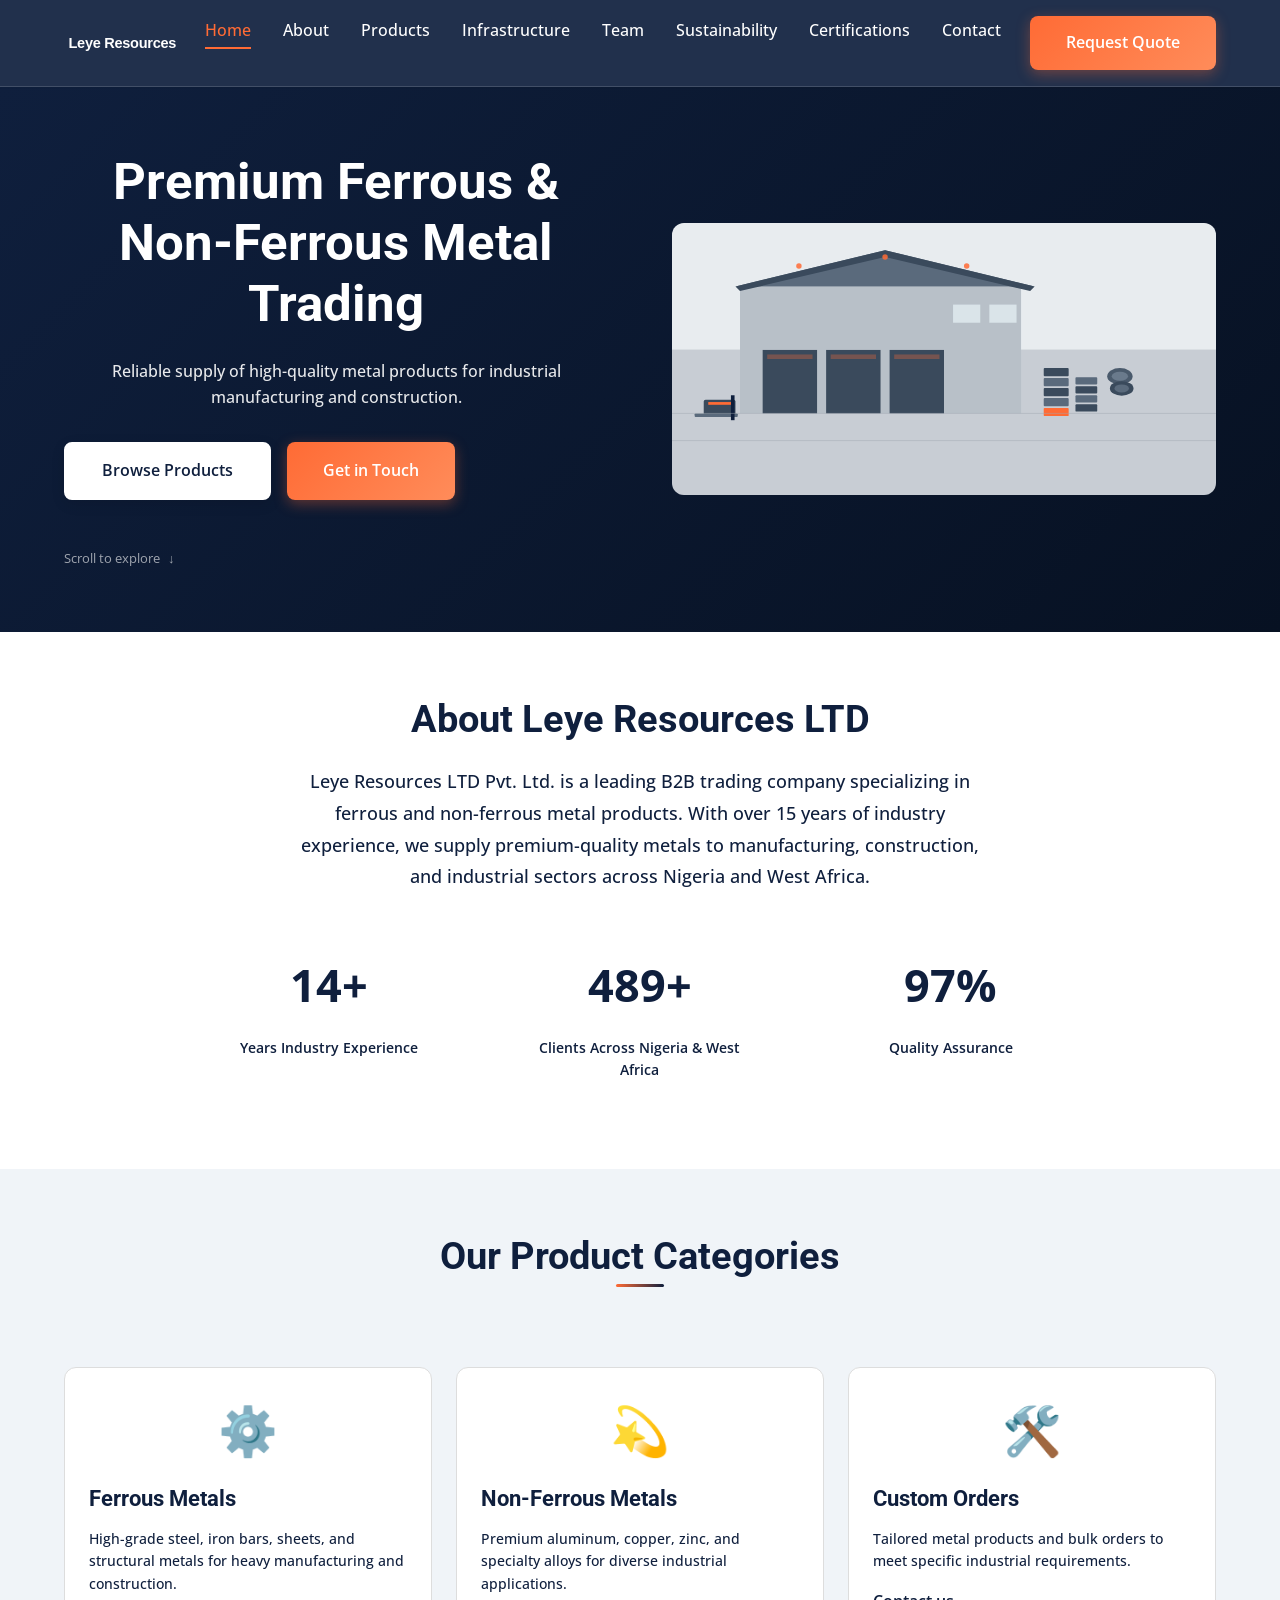
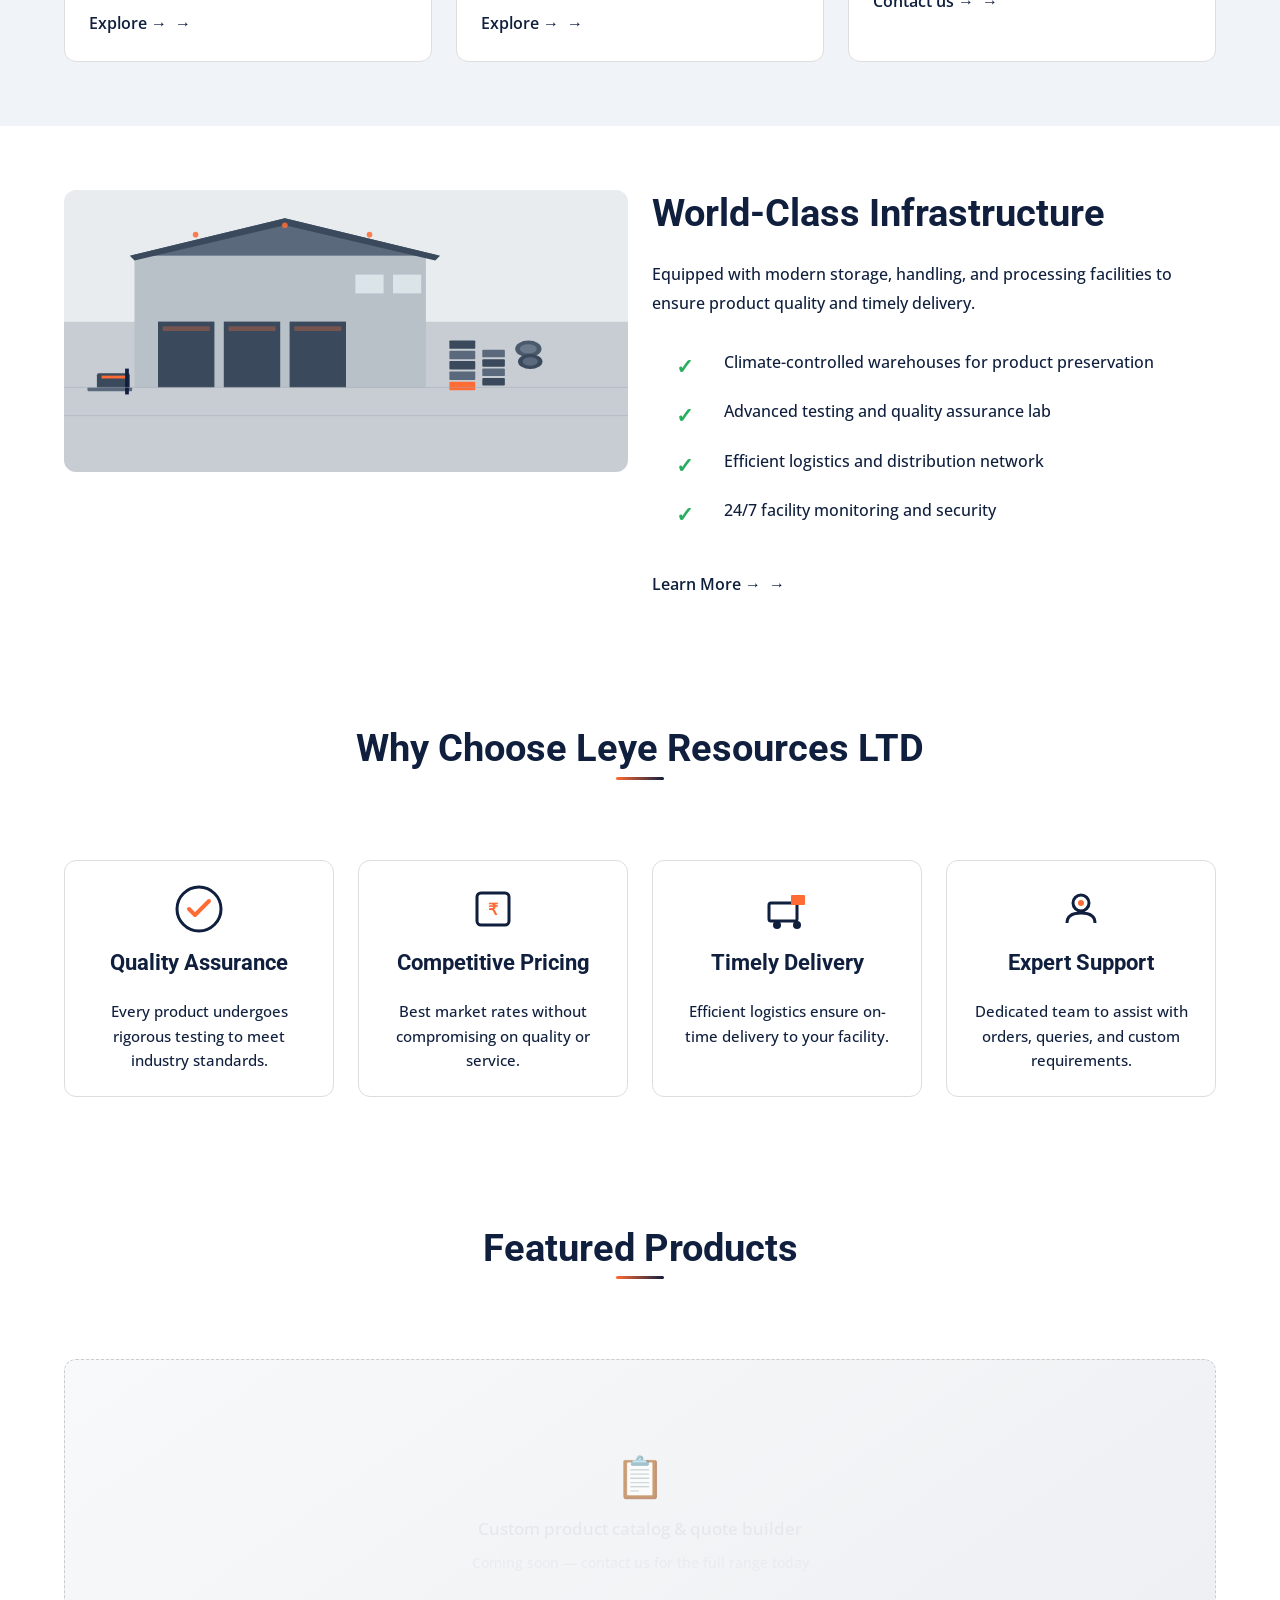
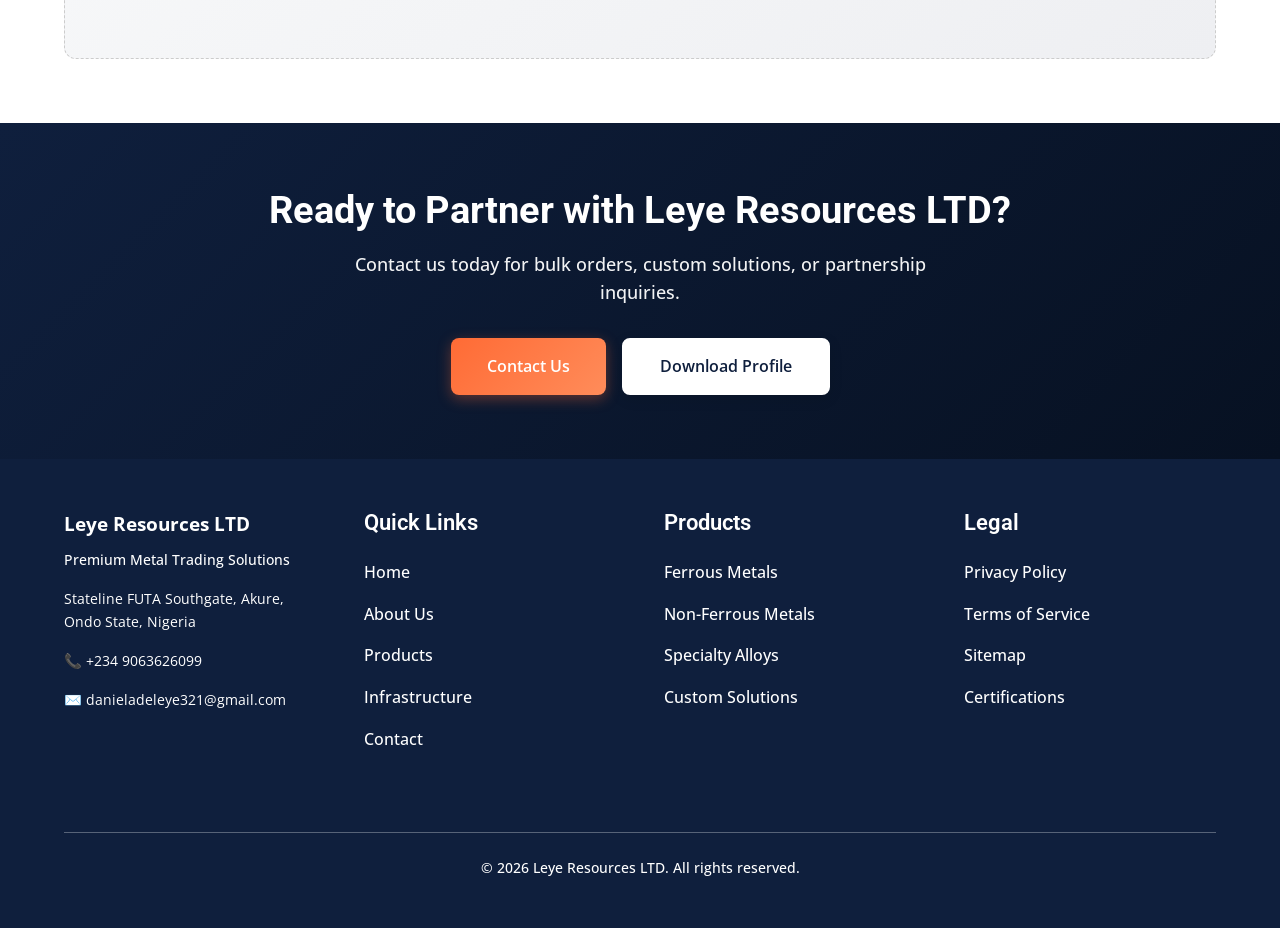
<file: index.html>
<!DOCTYPE html>
<html lang="en">
<head>
  <meta charset="UTF-8">
  <meta name="viewport" content="width=device-width, initial-scale=1.0">
  <meta name="description" content="Leye Resources LTD – Leading B2B ferrous and non-ferrous metal trading company. Premium quality metals for manufacturing, construction, and industrial sectors. Bulk orders, competitive pricing, reliable delivery.">
  <meta name="keywords" content="ferrous metals, non-ferrous metals, metal trading, steel bars, aluminum, copper, zinc, bulk metals, industrial metals">
  <meta name="author" content="Leye Resources LTD">
  
  <meta property="og:type" content="website">
  <meta property="og:url" content="https://leye-resources.com">
  <meta property="og:title" content="Leye Resources LTD – Premium Metal Trading Solutions">
  <meta property="og:description" content="Leading B2B ferrous and non-ferrous metal supplier in Nigeria and West Africa. Quality assured, competitive pricing, reliable delivery.">
  <meta property="og:site_name" content="Leye Resources LTD">
  
  <meta property="twitter:card" content="summary_large_image">
  <meta property="twitter:title" content="Leye Resources LTD – Metal Trading Company">
  <meta property="twitter:description" content="Premium ferrous and non-ferrous metals for industrial applications.">
  
  <link rel="icon" href="favicon.svg" type="image/svg+xml">
  <link rel="canonical" href="https://leye-resources.com">
  
  <link href="https://fonts.googleapis.com/css2?family=Open+Sans:wght@400;500;600;700&family=Roboto:wght@400;500;700&display=swap" rel="stylesheet">
  <link rel="stylesheet" href="styles.css">
  
  <script type="application/ld+json">
  {
    "@context": "https://schema.org",
    "@type": "Organization",
    "name": "Leye Resources LTD",
    "description": "Leading ferrous and non-ferrous metal trading company in Nigeria and West Africa",
    "url": "https://leye-resources.com",
    "logo": "https://leye-resources.com/logo.svg",
    "contact": {
      "@type": "ContactPoint",
      "telephone": "+234 9063626099",
      "contactType": "Customer Service",
      "email": "danieladeleye321@gmail.com"
    },
    "address": {
      "@type": "PostalAddress",
      "streetAddress": "Stateline FUTA Southgate",
      "addressLocality": "Akure",
      "addressRegion": "Ondo State",
      "postalCode": "",
      "addressCountry": "NG"
    },
    "sameAs": [
      "https://linkedin.com/company/leye-resources",
      "https://facebook.com/leye-resources"
    ]
  }
  </script>
  
  <title>Leye Resources LTD – Premium Ferrous & Non-Ferrous Metal Trading</title>
</head>
<body>
  <!-- Navigation -->
  <nav>
    <div class="container flex-between">
      <div class="logo">
        <img src="logo.svg" alt="Leye Resources LTD" style="height: 28px; width: auto;">
      </div>
      
      <ul class="nav-menu">
        <li><a href="index.html" class="active">Home</a></li>
        <li><a href="about.html">About</a></li>
        <li><a href="products.html">Products</a></li>
        <li><a href="infrastructure.html">Infrastructure</a></li>
        <li><a href="team.html">Team</a></li>
        <li><a href="sustainability.html">Sustainability</a></li>
        <li><a href="certfications.html">Certifications</a></li>
        <li><a href="contacts.html">Contact</a></li>
      </ul>
      
      <div class="cta-button">
        <a href="contacts.html" class="btn btn-accent">Request Quote</a>
      </div>
      
      <button class="hamburger" aria-label="Toggle menu">☰</button>
    </div>
  </nav>
  
  <!-- Hero Section -->
  <section class="hero">
    <div class="container">
      <div class="hero-layout">
        <div>
          <h1>Premium Ferrous & Non-Ferrous Metal Trading</h1>
          <p style="font-weight: 500;">Reliable supply of high-quality metal products for industrial manufacturing and construction.</p>
          <div class="hero-ctas">
            <a href="products.html" class="btn btn-white">Browse Products</a>
            <a href="contacts.html" class="btn btn-accent">Get in Touch</a>
          </div>
          <div style="margin-top: 3rem; opacity: 0.6; font-size: 0.8rem; display: flex; align-items: center; gap: 8px;">
            <span>Scroll to explore</span>
            <span style="animation: bounce 2s infinite;">↓</span>
          </div>
        </div>
        <div>
          <!-- TODO: Replace with actual hero facility image (Recommended size: 1920x800px) -->
          <img src="hero.svg" alt="Modern metal trading facility with organized inventory" style="border-radius: 12px; width: 100%; max-height: 400px; object-fit: cover; background-color: rgba(255,255,255,0.1);">
        </div>
      </div>
    </div>
  </section>
  
  <!-- Company Introduction -->
  <section style="background-color: white; text-align: center;">
    <div class="container">
      <h2>About Leye Resources LTD</h2>
      <p style="max-width: 700px; margin: 0 auto 2rem; font-size: 1.1rem; color: #0F1F3D; line-height: 1.8; font-weight: 500;">
        Leye Resources LTD Pvt. Ltd. is a leading B2B trading company specializing in ferrous and non-ferrous metal products. 
        With over 15 years of industry experience, we supply premium-quality metals to manufacturing, construction, and 
        industrial sectors across Nigeria and West Africa.
      </p>
      
      <!-- Stats -->
      <div class="stats-grid" style="max-width: 900px; margin: 0 auto;">
        <div class="stat-card">
          <div class="stat-number">15+</div>
          <div class="stat-label">Years Industry Experience</div>
        </div>
        <div class="stat-card">
          <div class="stat-number">500+</div>
          <div class="stat-label">Clients Across Nigeria & West Africa</div>
        </div>
        <div class="stat-card">
          <div class="stat-number">100%</div>
          <div class="stat-label">Quality Assurance</div>
        </div>
      </div>
    </div>
  </section>
  
  <!-- Product Categories -->
  <section style="background-color: #F0F4F8;">
    <div class="container">
      <div class="section-header">
        <h2>Our Product Categories</h2>
      </div>
      
      <div class="grid-3">
        <!-- Card 1: Ferrous Metals -->
        <div class="card">
          <div style="font-size: 3rem; text-align: center; margin-bottom: 1rem;">⚙️</div>
          <h3 class="card-title" style="color: #0F1F3D;">Ferrous Metals</h3>
          <p class="card-text" style="color: #0F1F3D;">High-grade steel, iron bars, sheets, and structural metals for heavy manufacturing and construction.</p>
          <a href="products.html?category=ferrous" class="link-arrow">Explore →</a>
        </div>
        
        <!-- Card 2: Non-Ferrous Metals -->
        <div class="card">
          <div style="font-size: 3rem; text-align: center; margin-bottom: 1rem;">💫</div>
          <h3 class="card-title" style="color: #0F1F3D;">Non-Ferrous Metals</h3>
          <p class="card-text" style="color: #0F1F3D;">Premium aluminum, copper, zinc, and specialty alloys for diverse industrial applications.</p>
          <a href="products.html?category=non-ferrous" class="link-arrow">Explore →</a>
        </div>
        
        <!-- Card 3: Custom Solutions -->
        <div class="card">
          <div style="font-size: 3rem; text-align: center; margin-bottom: 1rem;">🛠️</div>
          <h3 class="card-title" style="color: #0F1F3D;">Custom Orders</h3>
          <p class="card-text" style="color: #0F1F3D;">Tailored metal products and bulk orders to meet specific industrial requirements.</p>
          <a href="contacts.html" class="link-arrow">Contact us →</a>
        </div>
      </div>
    </div>
  </section>
  
  <!-- Infrastructure Highlights -->
  <section style="background-color: white;">
    <div class="container">
      <div class="grid-2">
        <img src="hero.svg" alt="State-of-the-art metal trading and storage facility" style="border-radius: 12px; width: 100%; max-height: 400px; object-fit: cover; background-color: #FFFFFF;">
        
        <div>
          <h2>World-Class Infrastructure</h2>
          <p style="color: #0F1F3D; margin-bottom: 2rem; line-height: 1.8; font-weight: 500;">
            Equipped with modern storage, handling, and processing facilities to ensure product quality and timely delivery.
          </p>
          
          <ul class="feature-list">
            <li>Climate-controlled warehouses for product preservation</li>
            <li>Advanced testing and quality assurance lab</li>
            <li>Efficient logistics and distribution network</li>
            <li>24/7 facility monitoring and security</li>
          </ul>
          
          <a href="infrastructure.html" class="link-arrow" style="margin-top: 1.5rem;">Learn More →</a>
        </div>
      </div>
    </div>
  </section>
  
  <!-- Why Choose Us -->
  <section style="background-color: #FFFFFF;">
    <div class="container">
      <div class="section-header">
        <h2>Why Choose Leye Resources LTD</h2>
      </div>
      
      <div class="grid-4">
        <div class="card">
          <img src="icon-quality.svg" alt="Quality" class="icon" style="width:48px;height:48px;">
          <h4 style="text-align: center; color: var(--color-primary);">Quality Assurance</h4>
          <p style="text-align: center; color: #0F1F3D; font-size: 0.95rem; font-weight: 500;">Every product undergoes rigorous testing to meet industry standards.</p>
        </div>
        
        <div class="card">
          <img src="icon-pricing.svg" alt="Pricing" class="icon" style="width:48px;height:48px;">
          <h4 style="text-align: center; color: var(--color-primary);">Competitive Pricing</h4>
          <p style="text-align: center; color: #0F1F3D; font-size: 0.95rem; font-weight: 500;">Best market rates without compromising on quality or service.</p>
        </div>
        
        <div class="card">
          <img src="icon-delivery.svg" alt="Delivery" class="icon" style="width:48px;height:48px;">
          <h4 style="text-align: center; color: var(--color-primary);">Timely Delivery</h4>
          <p style="text-align: center; color: #0F1F3D; font-size: 0.95rem; font-weight: 500;">Efficient logistics ensure on-time delivery to your facility.</p>
        </div>
        
        <div class="card">
          <img src="icon-support.svg" alt="Support" class="icon" style="width:48px;height:48px;">
          <h4 style="text-align: center; color: var(--color-primary);">Expert Support</h4>
          <p style="text-align: center; color: #0F1F3D; font-size: 0.95rem; font-weight: 500;">Dedicated team to assist with orders, queries, and custom requirements.</p>
        </div>
      </div>
    </div>
  </section>
  
  <!-- Featured Products Section (Ready for Future Enhancement) -->
  <section style="background-color: white;">
    <div class="container">
      <div class="section-header">
        <h2>Featured Products</h2>
      </div>
      
      <div style="background: linear-gradient(145deg, #F8F9FA, #EEEFF2); border-radius: var(--radius-lg); min-height: 300px; display: flex; align-items: center; justify-content: center; color: #0F1F3D; font-weight: 500; border: 1px dashed #CCCCCC; text-align: center; padding: 2rem;">
        <div>
          <div style="font-size: 2.5rem; margin-bottom: 0.5rem; opacity: 0.7;">📋</div>
          <p style="margin: 0; font-size: 1.05rem;">Custom product catalog &amp; quote builder</p>
          <p style="margin: 0.5rem 0 0; font-size: 0.9rem; opacity: 0.65;">Coming soon — contact us for the full range today</p>
        </div>
      </div>
    </div>
  </section>
  
  <!-- Call-to-Action Section -->
  <section style="background: linear-gradient(135deg, var(--color-primary) 0%, var(--color-primary-dark) 100%); color: white; text-align: center;">
    <div class="container">
      <h2 style="color: white; margin-bottom: 1rem;">Ready to Partner with Leye Resources LTD?</h2>
      <p style="font-size: 1.1rem; color: rgba(255, 255, 255, 0.95); margin-bottom: 2rem; max-width: 600px; margin-left: auto; margin-right: auto; font-weight: 500;">
        Contact us today for bulk orders, custom solutions, or partnership inquiries.
      </p>
      
      <div style="display: flex; gap: 1rem; justify-content: center; flex-wrap: wrap;">
        <a href="contacts.html" class="btn btn-accent">Contact Us</a>
        <a href="leye-company-profile.pdf" class="btn btn-white" onclick="leye.trackPDFDownload()" download>Download Profile</a>
      </div>
    </div>
  </section>
  
  <!-- Footer -->
  <footer>
    <div class="container">
      <div class="footer-grid">
        <!-- Column 1: Company Info -->
        <div class="footer-column">
          <div style="font-weight: 700; font-size: 1.2rem; margin-bottom: 0.5rem; color: #FFFFFF;">Leye Resources LTD</div>
          <p style="color: #FFFFFF; font-size: 0.9rem; margin-bottom: 1rem; font-weight: 500;">Premium Metal Trading Solutions</p>
          <p style="color: #FFFFFF; font-size: 0.9rem;">Stateline FUTA Southgate, Akure, Ondo State, Nigeria</p>
          <p style="color: #FFFFFF; font-size: 0.9rem; margin-top: 0.5rem;">📞 +234 9063626099</p>
          <p style="color: #FFFFFF; font-size: 0.9rem;">✉️ danieladeleye321@gmail.com</p>
        </div>
        
        <!-- Column 2: Quick Links -->
        <div class="footer-column">
          <h3 style="color: #FFFFFF;">Quick Links</h3>
          <ul style="list-style: none;">
            <li><a href="index.html">Home</a></li>
            <li><a href="about.html">About Us</a></li>
            <li><a href="products.html">Products</a></li>
            <li><a href="infrastructure.html">Infrastructure</a></li>
            <li><a href="contacts.html">Contact</a></li>
          </ul>
        </div>
        
        <!-- Column 3: Products -->
        <div class="footer-column">
          <h3 style="color: #FFFFFF;">Products</h3>
          <ul style="list-style: none;">
            <li><a href="products.html?category=ferrous">Ferrous Metals</a></li>
            <li><a href="products.html?category=non-ferrous">Non-Ferrous Metals</a></li>
            <li><a href="products.html?category=alloys">Specialty Alloys</a></li>
            <li><a href="contacts.html">Custom Solutions</a></li>
          </ul>
        </div>
        
        <!-- Column 4: Legal -->
        <div class="footer-column">
          <h3 style="color: #FFFFFF;">Legal</h3>
          <ul style="list-style: none;">
            <li><a href="#">Privacy Policy</a></li>
            <li><a href="#">Terms of Service</a></li>
            <li><a href="#">Sitemap</a></li>
            <li><a href="certfications.html">Certifications</a></li>
          </ul>
        </div>
      </div>
      
      <div class="footer-bottom">
        <p style="color: #FFFFFF;">© 2026 Leye Resources LTD. All rights reserved.</p>
      </div>
    </div>
  </footer>
  
  <script src="main.js"></script>
</body>
</html>
</file>
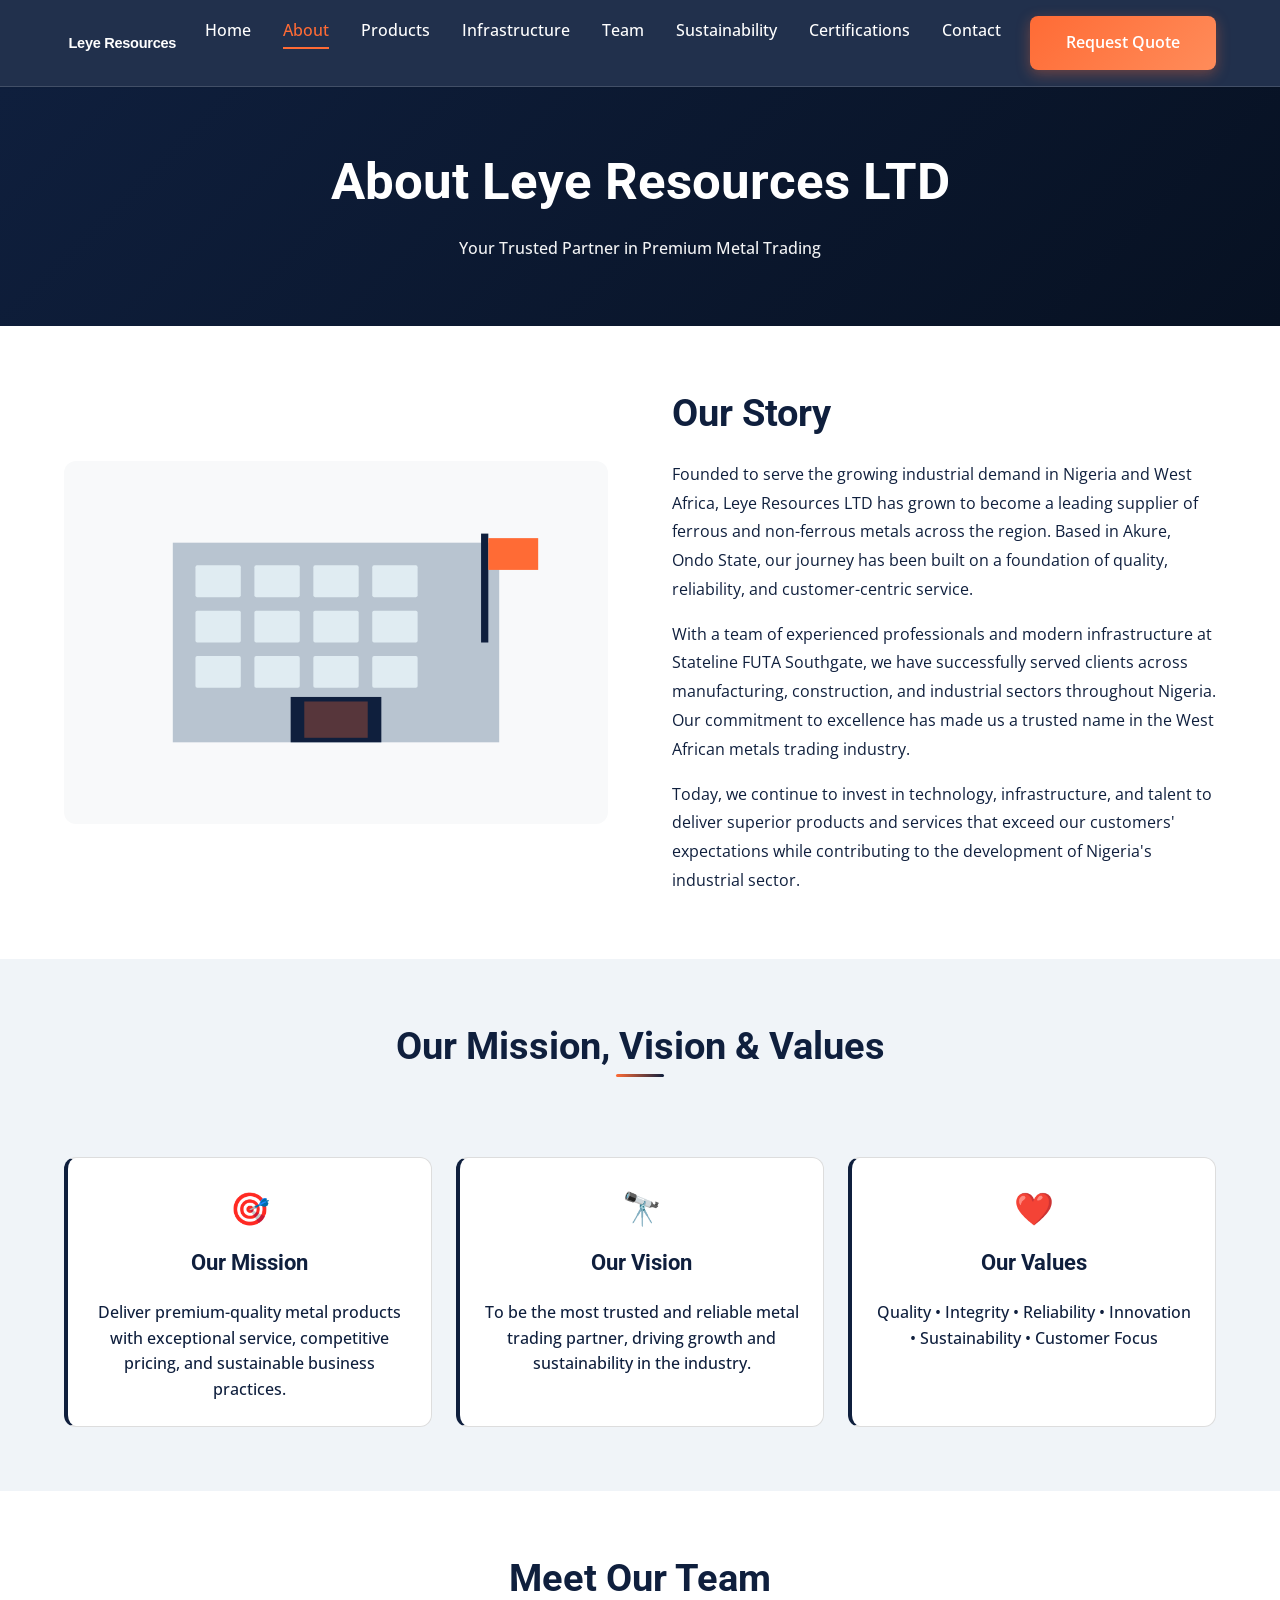
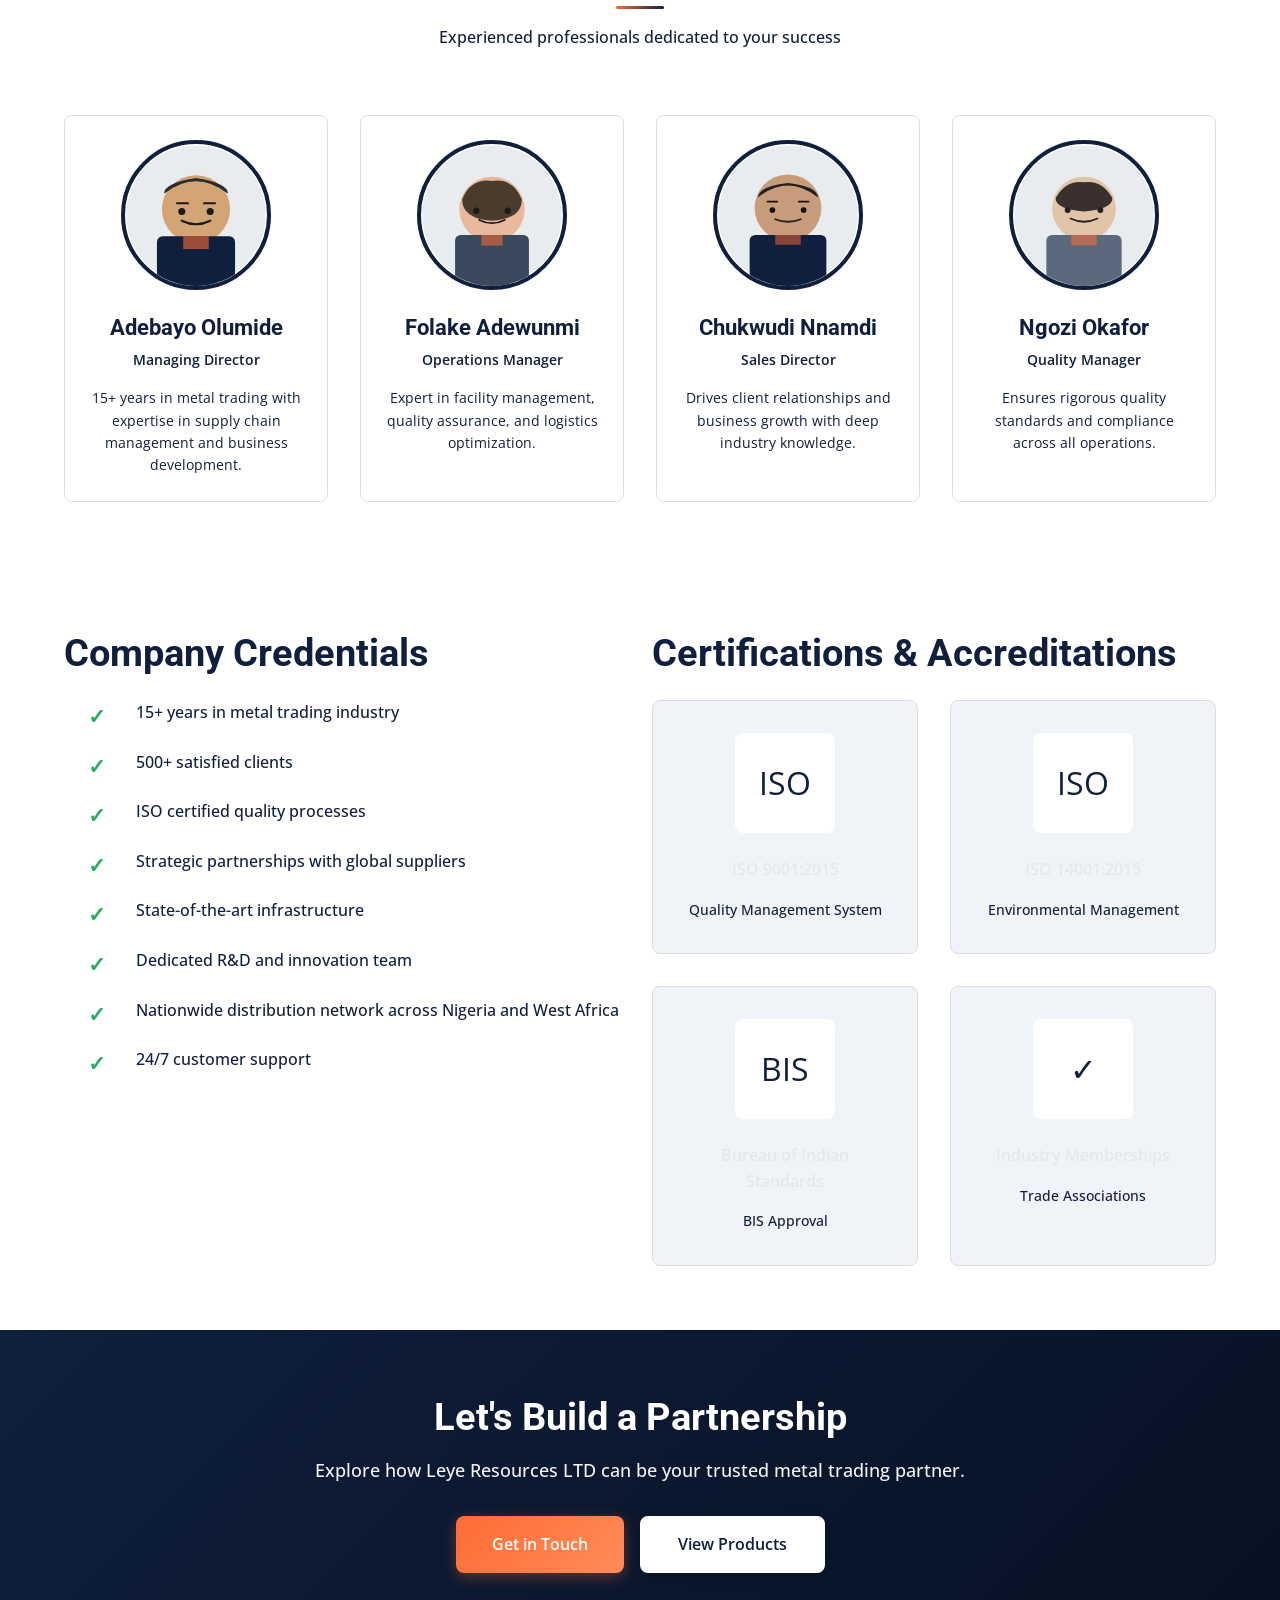
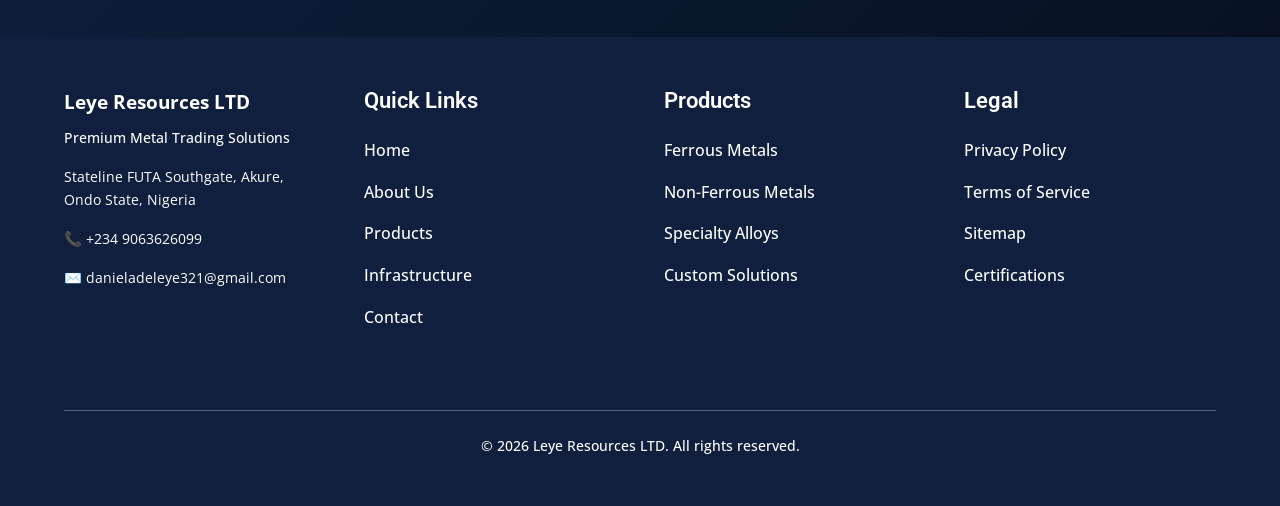
<file: about.html>
<!DOCTYPE html>
<html lang="en">
<head>
  <meta charset="UTF-8">
  <meta name="viewport" content="width=device-width, initial-scale=1.0">
  <meta name="description" content="About Leye Resources LTD – Learn about our company story, mission, vision, values, and leadership team. 15+ years of excellence in metal trading.">
  <meta name="keywords" content="Leye Resources LTD, company profile, metal trading company, about us, company values, leadership">
  <meta name="author" content="Leye Resources LTD">
  <meta property="og:title" content="About Leye Resources LTD – Metal Trading Company">
  <meta property="og:description" content="Learn about Leye Resources LTD, our mission, vision, values, and commitment to quality in metal trading.">
  <meta property="og:url" content="https://leye-resources.com/about.html">
  
  <link rel="canonical" href="https://leye-resources.com/about.html">
  <link rel="icon" href="favicon.svg" type="image/svg+xml">
  <link href="https://fonts.googleapis.com/css2?family=Open+Sans:wght@400;500;600;700&family=Roboto:wght@400;500;700&display=swap" rel="stylesheet">
  <link rel="stylesheet" href="styles.css">
  
  <title>About Leye Resources LTD – Metal Trading Company</title>
</head>
<body>
  <!-- Navigation -->
  <nav>
    <div class="container flex-between">
      <div class="logo">
        <img src="logo.svg" alt="Leye Resources LTD" style="height: 28px; width: auto;">
      </div>
      
      <ul class="nav-menu">
        <li><a href="index.html">Home</a></li>
        <li><a href="about.html" class="active">About</a></li>
        <li><a href="products.html">Products</a></li>
        <li><a href="infrastructure.html">Infrastructure</a></li>
        <li><a href="team.html">Team</a></li>
        <li><a href="sustainability.html">Sustainability</a></li>
        <li><a href="certfications.html">Certifications</a></li>
        <li><a href="contacts.html">Contact</a></li>
      </ul>
      
      <div class="cta-button">
        <a href="contacts.html" class="btn btn-accent">Request Quote</a>
      </div>
      
      <button class="hamburger" aria-label="Toggle menu">☰</button>
    </div>
  </nav>
  
  <!-- Page Header -->
  <div class="page-header">
    <div class="container">
      <h1>About Leye Resources LTD</h1>
      <p>Your Trusted Partner in Premium Metal Trading</p>
    </div>
  </div>
  
  <!-- Company Overview -->
  <section style="background-color: white;">
    <div class="container">
      <div class="section-two-col">
        <img src="about-company.svg" alt="Leye Resources LTD headquarters or facility" style="border-radius: 12px; width: 100%; max-height: 400px; object-fit: cover; background-color: #FFFFFF;">
        
        <div>
          <h2>Our Story</h2>
          <p style="color: var(--color-text); line-height: 1.8;">
            Founded to serve the growing industrial demand in Nigeria and West Africa, Leye Resources LTD has grown to become a leading supplier of ferrous and non-ferrous metals across the region. Based in Akure, Ondo State, our journey has been built on a foundation of quality, reliability, and customer-centric service.
          </p>
          <p style="color: var(--color-text); line-height: 1.8;">
            With a team of experienced professionals and modern infrastructure at Stateline FUTA Southgate, we have successfully served clients across manufacturing, construction, and industrial sectors throughout Nigeria. Our commitment to excellence has made us a trusted name in the West African metals trading industry.
          </p>
          <p style="color: var(--color-text); line-height: 1.8;">
            Today, we continue to invest in technology, infrastructure, and talent to deliver superior products and services that exceed our customers' expectations while contributing to the development of Nigeria's industrial sector.
          </p>
        </div>
      </div>
    </div>
  </section>
  
  <!-- Mission, Vision, Values -->
  <section style="background-color: #F0F4F8;">
    <div class="container">
      <div class="section-header">
        <h2>Our Mission, Vision & Values</h2>
      </div>
      
      <div class="grid-3">
        <div class="card" style="border-left: 4px solid var(--color-primary);">
          <div style="font-size: 2rem; text-align: center; margin-bottom: 1rem; color: var(--color-primary);">🎯</div>
          <h4 style="text-align: center; color: #0F1F3D;">Our Mission</h4>
          <p style="text-align: center; color: #0F1F3D; font-weight: 500;">
            Deliver premium-quality metal products with exceptional service, competitive pricing, and sustainable business practices.
          </p>
        </div>
        
        <div class="card" style="border-left: 4px solid var(--color-primary);">
          <div style="font-size: 2rem; text-align: center; margin-bottom: 1rem; color: var(--color-primary);">🔭</div>
          <h4 style="text-align: center; color: #0F1F3D;">Our Vision</h4>
          <p style="text-align: center; color: #0F1F3D; font-weight: 500;">
            To be the most trusted and reliable metal trading partner, driving growth and sustainability in the industry.
          </p>
        </div>
        
        <div class="card" style="border-left: 4px solid var(--color-primary);">
          <div style="font-size: 2rem; text-align: center; margin-bottom: 1rem; color: var(--color-primary);">❤️</div>
          <h4 style="text-align: center; color: #0F1F3D;">Our Values</h4>
          <p style="text-align: center; color: #0F1F3D; font-weight: 500;">
            Quality • Integrity • Reliability • Innovation • Sustainability • Customer Focus
          </p>
        </div>
      </div>
    </div>
  </section>
  
  <!-- Team Section -->
  <section style="background-color: white;">
    <div class="container">
      <div class="section-header">
        <h2>Meet Our Team</h2>
        <p>Experienced professionals dedicated to your success</p>
      </div>
      
      <div class="team-grid">
        <div class="team-card">
          <img src="team-1.svg" alt="Adebayo Olumide, Managing Director at Leye Resources LTD" class="team-photo">
          <h4 class="team-name">Adebayo Olumide</h4>
          <p class="team-title">Managing Director</p>
          <p class="team-bio">15+ years in metal trading with expertise in supply chain management and business development.</p>
        </div>
        
        <div class="team-card">
          <img src="team-2.svg" alt="Folake Adewunmi, Operations Manager at Leye Resources LTD" class="team-photo">
          <h4 class="team-name">Folake Adewunmi</h4>
          <p class="team-title">Operations Manager</p>
          <p class="team-bio">Expert in facility management, quality assurance, and logistics optimization.</p>
        </div>
        
        <div class="team-card">
          <img src="team-3.svg" alt="Chukwudi Nnamdi, Sales Director at Leye Resources LTD" class="team-photo">
          <h4 class="team-name">Chukwudi Nnamdi</h4>
          <p class="team-title">Sales Director</p>
          <p class="team-bio">Drives client relationships and business growth with deep industry knowledge.</p>
        </div>
        
        <div class="team-card">
          <img src="team-4.svg" alt="Ngozi Okafor, Quality Manager at Leye Resources LTD" class="team-photo">
          <h4 class="team-name">Ngozi Okafor</h4>
          <p class="team-title">Quality Manager</p>
          <p class="team-bio">Ensures rigorous quality standards and compliance across all operations.</p>
        </div>
      </div>
    </div>
  </section>
  
  <!-- Company Credentials -->
  <section style="background-color: #FFFFFF;">
    <div class="container">
      <div class="grid-2">
        <div>
          <h2>Company Credentials</h2>
          <ul class="feature-list">
            <li>15+ years in metal trading industry</li>
            <li>500+ satisfied clients</li>
            <li>ISO certified quality processes</li>
            <li>Strategic partnerships with global suppliers</li>
            <li>State-of-the-art infrastructure</li>
            <li>Dedicated R&D and innovation team</li>
            <li>Nationwide distribution network across Nigeria and West Africa</li>
            <li>24/7 customer support</li>
          </ul>
        </div>
        
        <div>
          <h2>Certifications & Accreditations</h2>
          <div class="certification-grid">
            <div class="certification-card">
              <div class="certification-logo">ISO</div>
              <p class="certification-name">ISO 9001:2015</p>
              <p class="certification-desc">Quality Management System</p>
            </div>
            
            <div class="certification-card">
              <div class="certification-logo">ISO</div>
              <p class="certification-name">ISO 14001:2015</p>
              <p class="certification-desc">Environmental Management</p>
            </div>
            
            <div class="certification-card">
              <div class="certification-logo">BIS</div>
              <p class="certification-name">Bureau of Indian Standards</p>
              <p class="certification-desc">BIS Approval</p>
            </div>
            
            <div class="certification-card">
              <div class="certification-logo">✓</div>
              <p class="certification-name">Industry Memberships</p>
              <p class="certification-desc">Trade Associations</p>
            </div>
          </div>
        </div>
      </div>
    </div>
  </section>
  
  <!-- CTA Section -->
  <section style="background: linear-gradient(135deg, var(--color-primary) 0%, var(--color-primary-dark) 100%); color: white; text-align: center;">
    <div class="container">
      <h2 style="color: white; margin-bottom: 1rem;">Let's Build a Partnership</h2>
      <p style="font-size: 1.1rem; color: rgba(255, 255, 255, 0.95); margin-bottom: 2rem; font-weight: 500;">
        Explore how Leye Resources LTD can be your trusted metal trading partner.
      </p>
      
      <div style="display: flex; gap: 1rem; justify-content: center; flex-wrap: wrap;">
        <a href="contacts.html" class="btn btn-accent">Get in Touch</a>
        <a href="products.html" class="btn btn-white">View Products</a>
      </div>
    </div>
  </section>
  
  <!-- Footer -->
  <footer>
    <div class="container">
      <div class="footer-grid">
        <div class="footer-column">
          <div style="font-weight: 700; font-size: 1.2rem; margin-bottom: 0.5rem; color: #FFFFFF;">Leye Resources LTD</div>
          <p style="color: #FFFFFF; font-size: 0.9rem; margin-bottom: 1rem; font-weight: 500;">Premium Metal Trading Solutions</p>
          <p style="color: #FFFFFF; font-size: 0.9rem;">Stateline FUTA Southgate, Akure, Ondo State, Nigeria</p>
          <p style="color: #FFFFFF; font-size: 0.9rem; margin-top: 0.5rem;">📞 +234 9063626099</p>
          <p style="color: #FFFFFF; font-size: 0.9rem;">✉️ danieladeleye321@gmail.com</p>
        </div>
        
        <div class="footer-column">
          <h3 style="color: #FFFFFF;">Quick Links</h3>
          <ul style="list-style: none;">
            <li><a href="index.html">Home</a></li>
            <li><a href="about.html">About Us</a></li>
            <li><a href="products.html">Products</a></li>
            <li><a href="infrastructure.html">Infrastructure</a></li>
            <li><a href="contacts.html">Contact</a></li>
          </ul>
        </div>
        
        <div class="footer-column">
          <h3 style="color: #FFFFFF;">Products</h3>
          <ul style="list-style: none;">
            <li><a href="products.html?category=ferrous">Ferrous Metals</a></li>
            <li><a href="products.html?category=non-ferrous">Non-Ferrous Metals</a></li>
            <li><a href="products.html?category=alloys">Specialty Alloys</a></li>
            <li><a href="contacts.html">Custom Solutions</a></li>
          </ul>
        </div>
        
        <div class="footer-column">
          <h3 style="color: #FFFFFF;">Legal</h3>
          <ul style="list-style: none;">
            <li><a href="#">Privacy Policy</a></li>
            <li><a href="#">Terms of Service</a></li>
            <li><a href="#">Sitemap</a></li>
            <li><a href="certfications.html">Certifications</a></li>
          </ul>
        </div>
      </div>
      
      <div class="footer-bottom">
        <p style="color: #FFFFFF;">© 2026 Leye Resources LTD. All rights reserved.</p>
      </div>
    </div>
  </footer>
  
  <script src="main.js"></script>
</body>
</html>
</file>
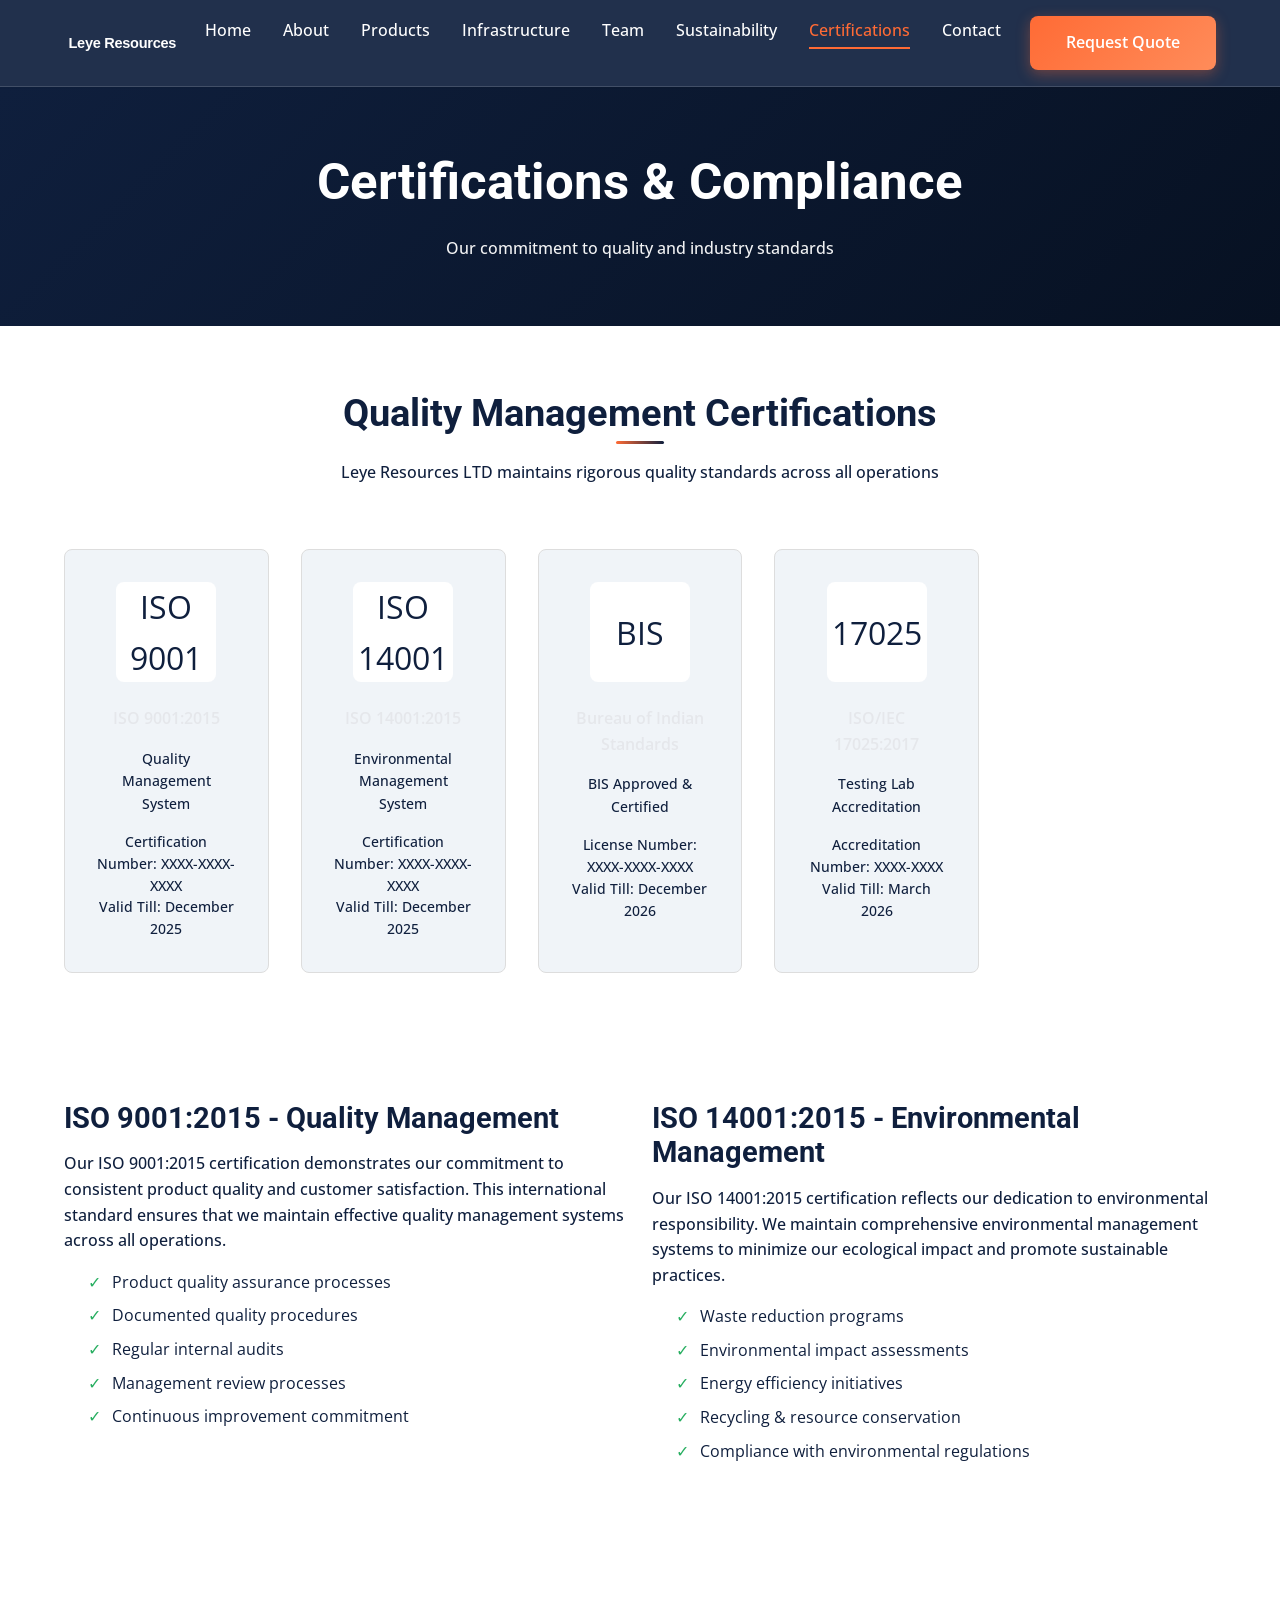
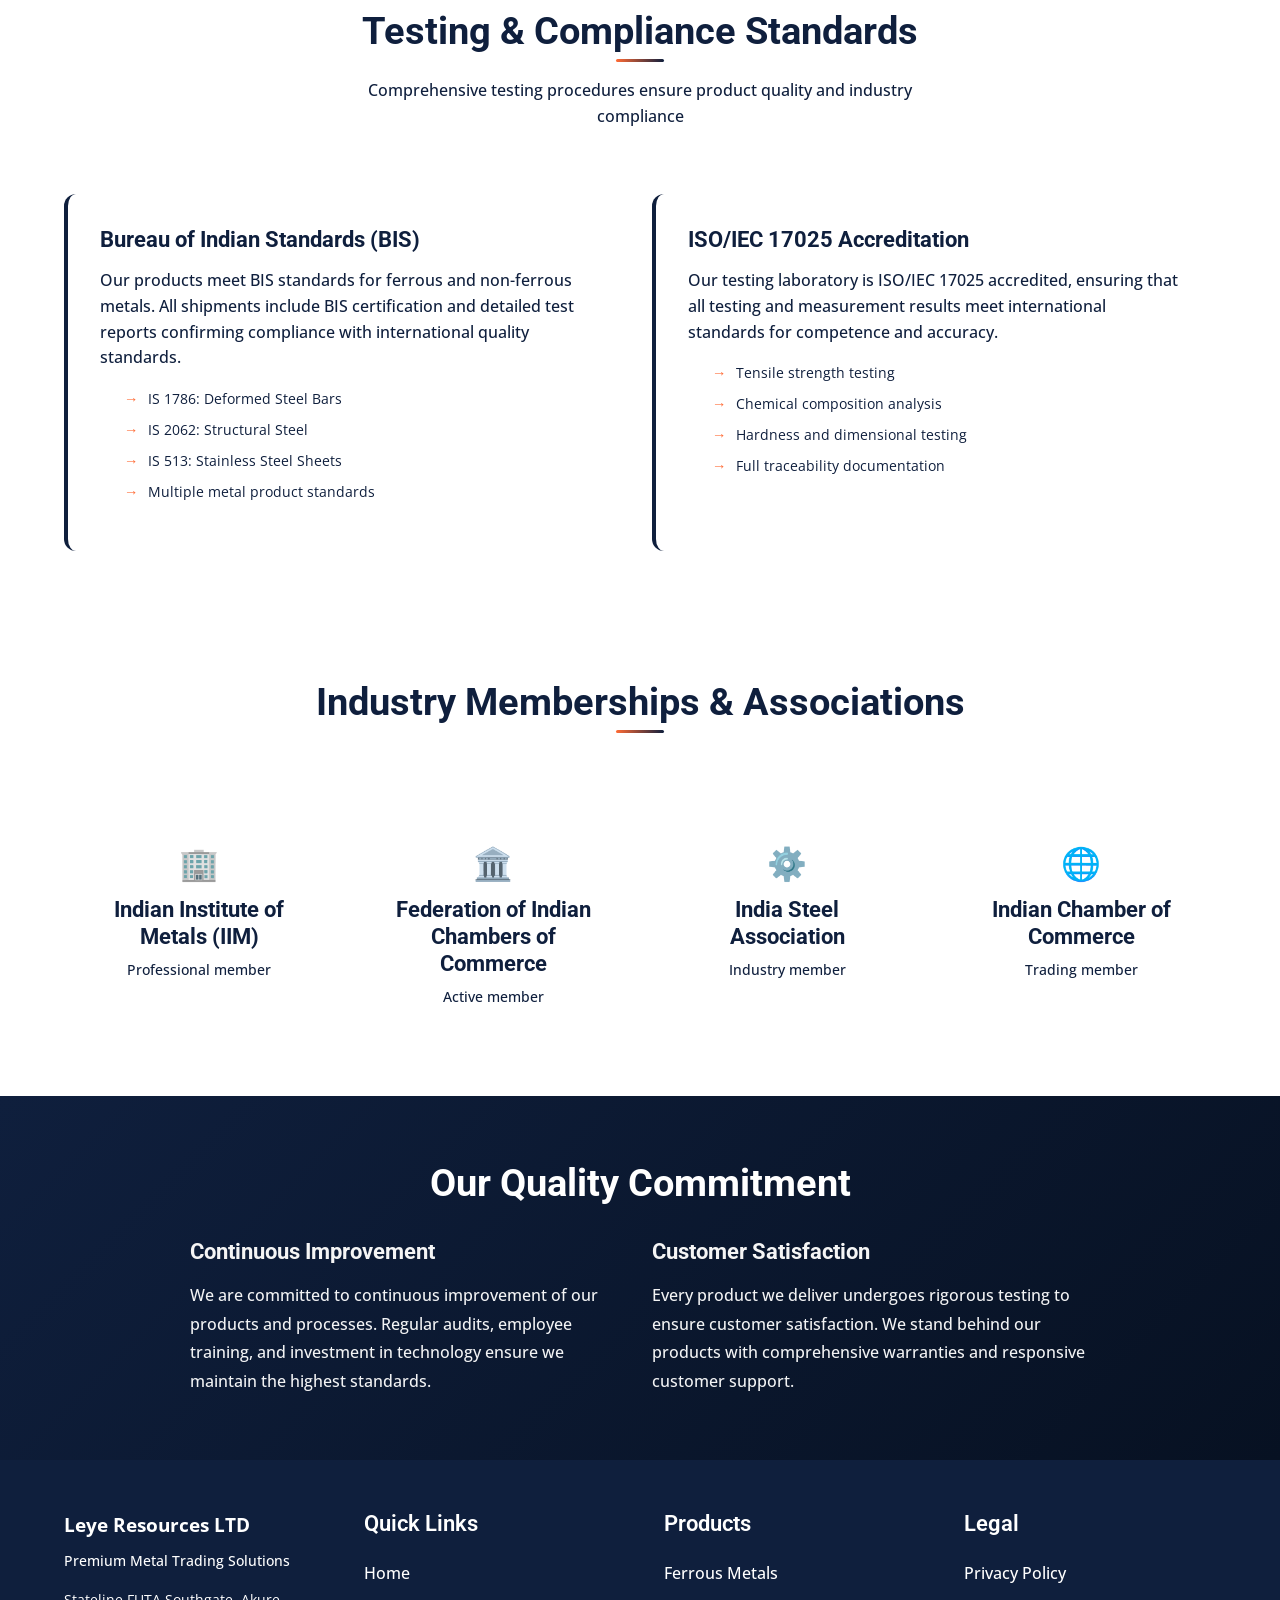
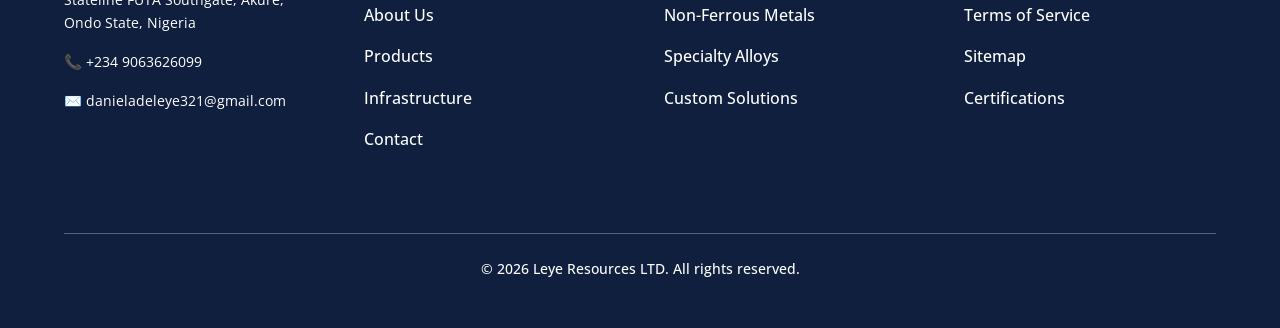
<file: certfications.html>
<!DOCTYPE html>
<html lang="en">
<head>
  <meta charset="UTF-8">
  <meta name="viewport" content="width=device-width, initial-scale=1.0">
  <meta name="description" content="Leye Resources LTD Certifications – ISO 9001, ISO 14001, BIS approved. Quality standards and compliance for metal trading.">
  <meta name="keywords" content="certifications, ISO 9001, ISO 14001, BIS, quality standards, compliance">
  <meta name="author" content="Leye Resources LTD Pvt. Ltd.">
  <meta property="og:title" content="Certifications & Compliance – Leye Resources LTD">
  <meta property="og:description" content="Leye Resources LTD is ISO 9001 and ISO 14001 certified, BIS approved. Learn about our quality commitments.">
  <meta property="og:url" content="https://leye-resources.com/certfications.html">
  
  <link rel="canonical" href="https://leye-resources.com/certfications.html">
  <link rel="icon" href="favicon.svg" type="image/svg+xml">
  <link href="https://fonts.googleapis.com/css2?family=Open+Sans:wght@400;500;600;700&family=Roboto:wght@400;500;700&display=swap" rel="stylesheet">
  <link rel="stylesheet" href="styles.css">
  
  <title>Certifications & Compliance – Leye Resources LTD</title>
</head>
<body>
  <!-- Navigation -->
  <nav>
    <div class="container flex-between">
      <div class="logo">
        <img src="logo.svg" alt="Leye Resources LTD" style="height: 28px; width: auto;">
      </div>
      
      <ul class="nav-menu">
        <li><a href="index.html">Home</a></li>
        <li><a href="about.html">About</a></li>
        <li><a href="products.html">Products</a></li>
        <li><a href="infrastructure.html">Infrastructure</a></li>
        <li><a href="team.html">Team</a></li>
        <li><a href="sustainability.html">Sustainability</a></li>
        <li><a href="certfications.html" class="active">Certifications</a></li>
        <li><a href="contacts.html">Contact</a></li>
      </ul>
      
      <div class="cta-button">
        <a href="contacts.html" class="btn btn-accent">Request Quote</a>
      </div>
      
      <button class="hamburger" aria-label="Toggle menu">☰</button>
    </div>
  </nav>
  
  <!-- Page Header -->
  <div class="page-header">
    <div class="container">
      <h1>Certifications & Compliance</h1>
      <p>Our commitment to quality and industry standards</p>
    </div>
  </div>
  
  <!-- Quality Certifications -->
  <section style="background-color: white;">
    <div class="container">
      <div class="section-header">
        <h2>Quality Management Certifications</h2>
        <p>Leye Resources LTD maintains rigorous quality standards across all operations</p>
      </div>
      
      <div class="certification-grid">
        <!-- ISO 9001 -->
        <div class="certification-card">
          <div class="certification-logo">ISO<br>9001</div>
          <p class="certification-name">ISO 9001:2015</p>
          <p class="certification-desc">Quality Management System</p>
          <p style="color: #0F1F3D; font-size: 0.85rem; margin-top: 0.5rem; font-weight: 500;">
            Certification Number: XXXX-XXXX-XXXX<br>
            Valid Till: December 2025
          </p>
        </div>
        
        <!-- ISO 14001 -->
        <div class="certification-card">
          <div class="certification-logo">ISO<br>14001</div>
          <p class="certification-name">ISO 14001:2015</p>
          <p class="certification-desc">Environmental Management System</p>
          <p style="color: #0F1F3D; font-size: 0.85rem; margin-top: 0.5rem; font-weight: 500;">
            Certification Number: XXXX-XXXX-XXXX<br>
            Valid Till: December 2025
          </p>
        </div>
        
        <!-- BIS -->
        <div class="certification-card">
          <div class="certification-logo">BIS</div>
          <p class="certification-name">Bureau of Indian Standards</p>
          <p class="certification-desc">BIS Approved & Certified</p>
          <p style="color: #0F1F3D; font-size: 0.85rem; margin-top: 0.5rem; font-weight: 500;">
            License Number: XXXX-XXXX-XXXX<br>
            Valid Till: December 2026
          </p>
        </div>
        
        <!-- ISO/IEC 17025 -->
        <div class="certification-card">
          <div class="certification-logo">17025</div>
          <p class="certification-name">ISO/IEC 17025:2017</p>
          <p class="certification-desc">Testing Lab Accreditation</p>
          <p style="color: #0F1F3D; font-size: 0.85rem; margin-top: 0.5rem; font-weight: 500;">
            Accreditation Number: XXXX-XXXX<br>
            Valid Till: March 2026
          </p>
        </div>
      </div>
    </div>
  </section>
  
  <!-- Certification Details -->
  <section style="background-color: #FFFFFF;">
    <div class="container">
      <div class="grid-2">
        <!-- ISO 9001 Details -->
        <div>
          <h3 style="color: var(--color-primary); margin-bottom: 1rem;">ISO 9001:2015 - Quality Management</h3>
          <p style="color: #0F1F3D; margin-bottom: 1rem; font-weight: 500;">
            Our ISO 9001:2015 certification demonstrates our commitment to consistent product quality and customer satisfaction. 
            This international standard ensures that we maintain effective quality management systems across all operations.
          </p>
          <ul style="list-style: none;">
            <li style="margin-bottom: 0.5rem; padding-left: 1.5rem; position: relative;">
              <span style="position: absolute; left: 0; color: var(--color-success);">✓</span>
              Product quality assurance processes
            </li>
            <li style="margin-bottom: 0.5rem; padding-left: 1.5rem; position: relative;">
              <span style="position: absolute; left: 0; color: var(--color-success);">✓</span>
              Documented quality procedures
            </li>
            <li style="margin-bottom: 0.5rem; padding-left: 1.5rem; position: relative;">
              <span style="position: absolute; left: 0; color: var(--color-success);">✓</span>
              Regular internal audits
            </li>
            <li style="margin-bottom: 0.5rem; padding-left: 1.5rem; position: relative;">
              <span style="position: absolute; left: 0; color: var(--color-success);">✓</span>
              Management review processes
            </li>
            <li style="padding-left: 1.5rem; position: relative;">
              <span style="position: absolute; left: 0; color: var(--color-success);">✓</span>
              Continuous improvement commitment
            </li>
          </ul>
        </div>
        
        <!-- ISO 14001 Details -->
        <div>
          <h3 style="color: var(--color-primary); margin-bottom: 1rem;">ISO 14001:2015 - Environmental Management</h3>
          <p style="color: #0F1F3D; margin-bottom: 1rem; font-weight: 500;">
            Our ISO 14001:2015 certification reflects our dedication to environmental responsibility. We maintain comprehensive 
            environmental management systems to minimize our ecological impact and promote sustainable practices.
          </p>
          <ul style="list-style: none;">
            <li style="margin-bottom: 0.5rem; padding-left: 1.5rem; position: relative;">
              <span style="position: absolute; left: 0; color: var(--color-success);">✓</span>
              Waste reduction programs
            </li>
            <li style="margin-bottom: 0.5rem; padding-left: 1.5rem; position: relative;">
              <span style="position: absolute; left: 0; color: var(--color-success);">✓</span>
              Environmental impact assessments
            </li>
            <li style="margin-bottom: 0.5rem; padding-left: 1.5rem; position: relative;">
              <span style="position: absolute; left: 0; color: var(--color-success);">✓</span>
              Energy efficiency initiatives
            </li>
            <li style="margin-bottom: 0.5rem; padding-left: 1.5rem; position: relative;">
              <span style="position: absolute; left: 0; color: var(--color-success);">✓</span>
              Recycling & resource conservation
            </li>
            <li style="padding-left: 1.5rem; position: relative;">
              <span style="position: absolute; left: 0; color: var(--color-success);">✓</span>
              Compliance with environmental regulations
            </li>
          </ul>
        </div>
      </div>
    </div>
  </section>
  
  <!-- Testing & Compliance -->
  <section style="background-color: white;">
    <div class="container">
      <div class="section-header">
        <h2>Testing & Compliance Standards</h2>
        <p>Comprehensive testing procedures ensure product quality and industry compliance</p>
      </div>
      
      <div class="grid-2">
        <!-- BIS Compliance -->
        <div style="background-color: #FFFFFF; padding: 2rem; border-radius: 12px; border-left: 4px solid var(--color-primary);">
          <h4 style="color: var(--color-primary); margin-bottom: 1rem;">Bureau of Indian Standards (BIS)</h4>
          <p style="color: #0F1F3D; margin-bottom: 1rem; font-weight: 500;">
            Our products meet BIS standards for ferrous and non-ferrous metals. All shipments include BIS certification 
            and detailed test reports confirming compliance with international quality standards.
          </p>
          <ul style="list-style: none; font-size: 0.9rem;">
            <li style="margin-bottom: 0.5rem; padding-left: 1.5rem; position: relative;">
              <span style="position: absolute; left: 0; color: var(--color-accent);">→</span>
              IS 1786: Deformed Steel Bars
            </li>
            <li style="margin-bottom: 0.5rem; padding-left: 1.5rem; position: relative;">
              <span style="position: absolute; left: 0; color: var(--color-accent);">→</span>
              IS 2062: Structural Steel
            </li>
            <li style="margin-bottom: 0.5rem; padding-left: 1.5rem; position: relative;">
              <span style="position: absolute; left: 0; color: var(--color-accent);">→</span>
              IS 513: Stainless Steel Sheets
            </li>
            <li style="padding-left: 1.5rem; position: relative;">
              <span style="position: absolute; left: 0; color: var(--color-accent);">→</span>
              Multiple metal product standards
            </li>
          </ul>
        </div>
        
        <!-- Lab Accreditation -->
        <div style="background-color: #FFFFFF; padding: 2rem; border-radius: 12px; border-left: 4px solid var(--color-primary);">
          <h4 style="color: var(--color-primary); margin-bottom: 1rem;">ISO/IEC 17025 Accreditation</h4>
          <p style="color: #0F1F3D; margin-bottom: 1rem; font-weight: 500;">
            Our testing laboratory is ISO/IEC 17025 accredited, ensuring that all testing and measurement results meet 
            international standards for competence and accuracy.
          </p>
          <ul style="list-style: none; font-size: 0.9rem;">
            <li style="margin-bottom: 0.5rem; padding-left: 1.5rem; position: relative;">
              <span style="position: absolute; left: 0; color: var(--color-accent);">→</span>
              Tensile strength testing
            </li>
            <li style="margin-bottom: 0.5rem; padding-left: 1.5rem; position: relative;">
              <span style="position: absolute; left: 0; color: var(--color-accent);">→</span>
              Chemical composition analysis
            </li>
            <li style="margin-bottom: 0.5rem; padding-left: 1.5rem; position: relative;">
              <span style="position: absolute; left: 0; color: var(--color-accent);">→</span>
              Hardness and dimensional testing
            </li>
            <li style="padding-left: 1.5rem; position: relative;">
              <span style="position: absolute; left: 0; color: var(--color-accent);">→</span>
              Full traceability documentation
            </li>
          </ul>
        </div>
      </div>
    </div>
  </section>
  
  <!-- Industry Memberships -->
  <section style="background-color: #FFFFFF;">
    <div class="container">
      <div class="section-header">
        <h2>Industry Memberships & Associations</h2>
      </div>
      
      <div class="grid-4">
        <div style="text-align: center; padding: 1.5rem;">
          <div style="font-size: 2rem; margin-bottom: 0.5rem;">🏢</div>
          <h4 style="color: var(--color-primary); margin-bottom: 0.5rem;">Indian Institute of Metals (IIM)</h4>
          <p style="color: var(--color-text); font-size: 0.9rem; font-weight: 500;">Professional member</p>
        </div>
        
        <div style="text-align: center; padding: 1.5rem;">
          <div style="font-size: 2rem; margin-bottom: 0.5rem;">🏛️</div>
          <h4 style="color: var(--color-primary); margin-bottom: 0.5rem;">Federation of Indian Chambers of Commerce</h4>
          <p style="color: var(--color-text); font-size: 0.9rem; font-weight: 500;">Active member</p>
        </div>
        
        <div style="text-align: center; padding: 1.5rem;">
          <div style="font-size: 2rem; margin-bottom: 0.5rem;">⚙️</div>
          <h4 style="color: var(--color-primary); margin-bottom: 0.5rem;">India Steel Association</h4>
          <p style="color: var(--color-text); font-size: 0.9rem; font-weight: 500;">Industry member</p>
        </div>
        
        <div style="text-align: center; padding: 1.5rem;">
          <div style="font-size: 2rem; margin-bottom: 0.5rem;">🌐</div>
          <h4 style="color: var(--color-primary); margin-bottom: 0.5rem;">Indian Chamber of Commerce</h4>
          <p style="color: var(--color-text); font-size: 0.9rem; font-weight: 500;">Trading member</p>
        </div>
      </div>
    </div>
  </section>
  
  <!-- Quality Commitment -->
  <section style="background: linear-gradient(135deg, var(--color-primary) 0%, var(--color-primary-dark) 100%); color: white;">
    <div class="container">
      <h2 style="color: white; text-align: center; margin-bottom: 2rem;">Our Quality Commitment</h2>
      
      <div class="grid-2" style="max-width: 900px; margin: 0 auto;">
        <div>
          <h4 style="margin-bottom: 1rem; color: whitesmoke;">Continuous Improvement</h4>
          <p style="color: rgba(255, 255, 255, 0.95); line-height: 1.8; font-weight: 500;">
            We are committed to continuous improvement of our products and processes. Regular audits, employee training, 
            and investment in technology ensure we maintain the highest standards.
          </p>
        </div>
        
        <div>
          <h4 style="margin-bottom: 1rem; color: whitesmoke;">Customer Satisfaction</h4>
          <p style="color: rgba(255, 255, 255, 0.95); line-height: 1.8; font-weight: 500;">
            Every product we deliver undergoes rigorous testing to ensure customer satisfaction. We stand behind our products 
            with comprehensive warranties and responsive customer support.
          </p>
        </div>
      </div>
    </div>
  </section>
  
  <!-- Footer -->
  <footer>
    <div class="container">
      <div class="footer-grid">
        <div class="footer-column">
          <div style="font-weight: 700; font-size: 1.2rem; margin-bottom: 0.5rem; color: #FFFFFF;">Leye Resources LTD</div>
          <p style="color: #FFFFFF; font-size: 0.9rem; margin-bottom: 1rem; font-weight: 500;">Premium Metal Trading Solutions</p>
          <p style="color: #FFFFFF; font-size: 0.9rem;">Stateline FUTA Southgate, Akure, Ondo State, Nigeria</p>
          <p style="color: #FFFFFF; font-size: 0.9rem; margin-top: 0.5rem;">📞 +234 9063626099</p>
          <p style="color: #FFFFFF; font-size: 0.9rem;">✉️ danieladeleye321@gmail.com</p>
        </div>
        
        <div class="footer-column">
          <h3 style="color: #FFFFFF;">Quick Links</h3>
          <ul style="list-style: none;">
            <li><a href="index.html">Home</a></li>
            <li><a href="about.html">About Us</a></li>
            <li><a href="products.html">Products</a></li>
            <li><a href="infrastructure.html">Infrastructure</a></li>
            <li><a href="contacts.html">Contact</a></li>
          </ul>
        </div>
        
        <div class="footer-column">
          <h3 style="color: #FFFFFF;">Products</h3>
          <ul style="list-style: none;">
            <li><a href="products.html?category=ferrous">Ferrous Metals</a></li>
            <li><a href="products.html?category=non-ferrous">Non-Ferrous Metals</a></li>
            <li><a href="products.html?category=alloys">Specialty Alloys</a></li>
            <li><a href="contacts.html">Custom Solutions</a></li>
          </ul>
        </div>
        
        <div class="footer-column">
          <h3 style="color: #FFFFFF;">Legal</h3>
          <ul style="list-style: none;">
            <li><a href="#">Privacy Policy</a></li>
            <li><a href="#">Terms of Service</a></li>
            <li><a href="#">Sitemap</a></li>
            <li><a href="certfications.html">Certifications</a></li>
          </ul>
        </div>
      </div>
      
      <div class="footer-bottom">
        <p style="color: #FFFFFF;">© 2026 Leye Resources LTD. All rights reserved.</p>
      </div>
    </div>
  </footer>
  
  <script src="main.js"></script>
</body>
</html>
</file>
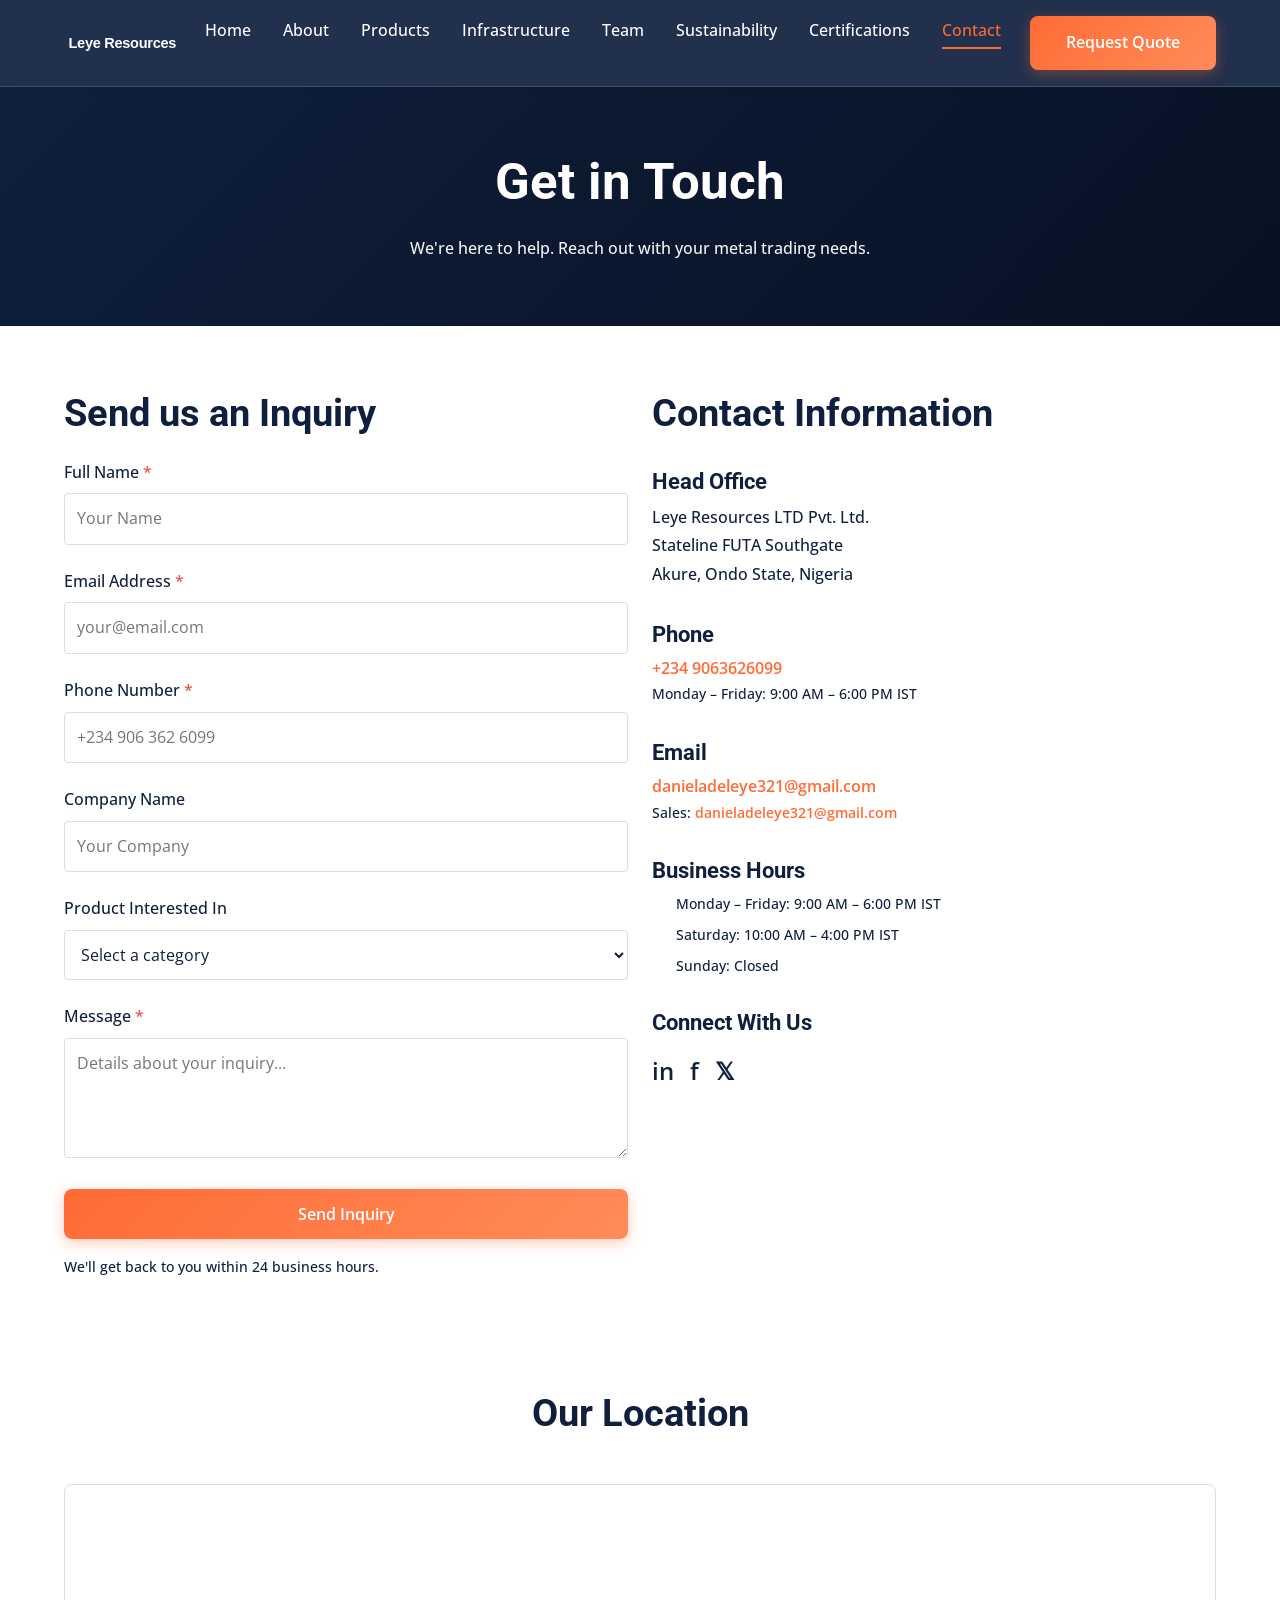
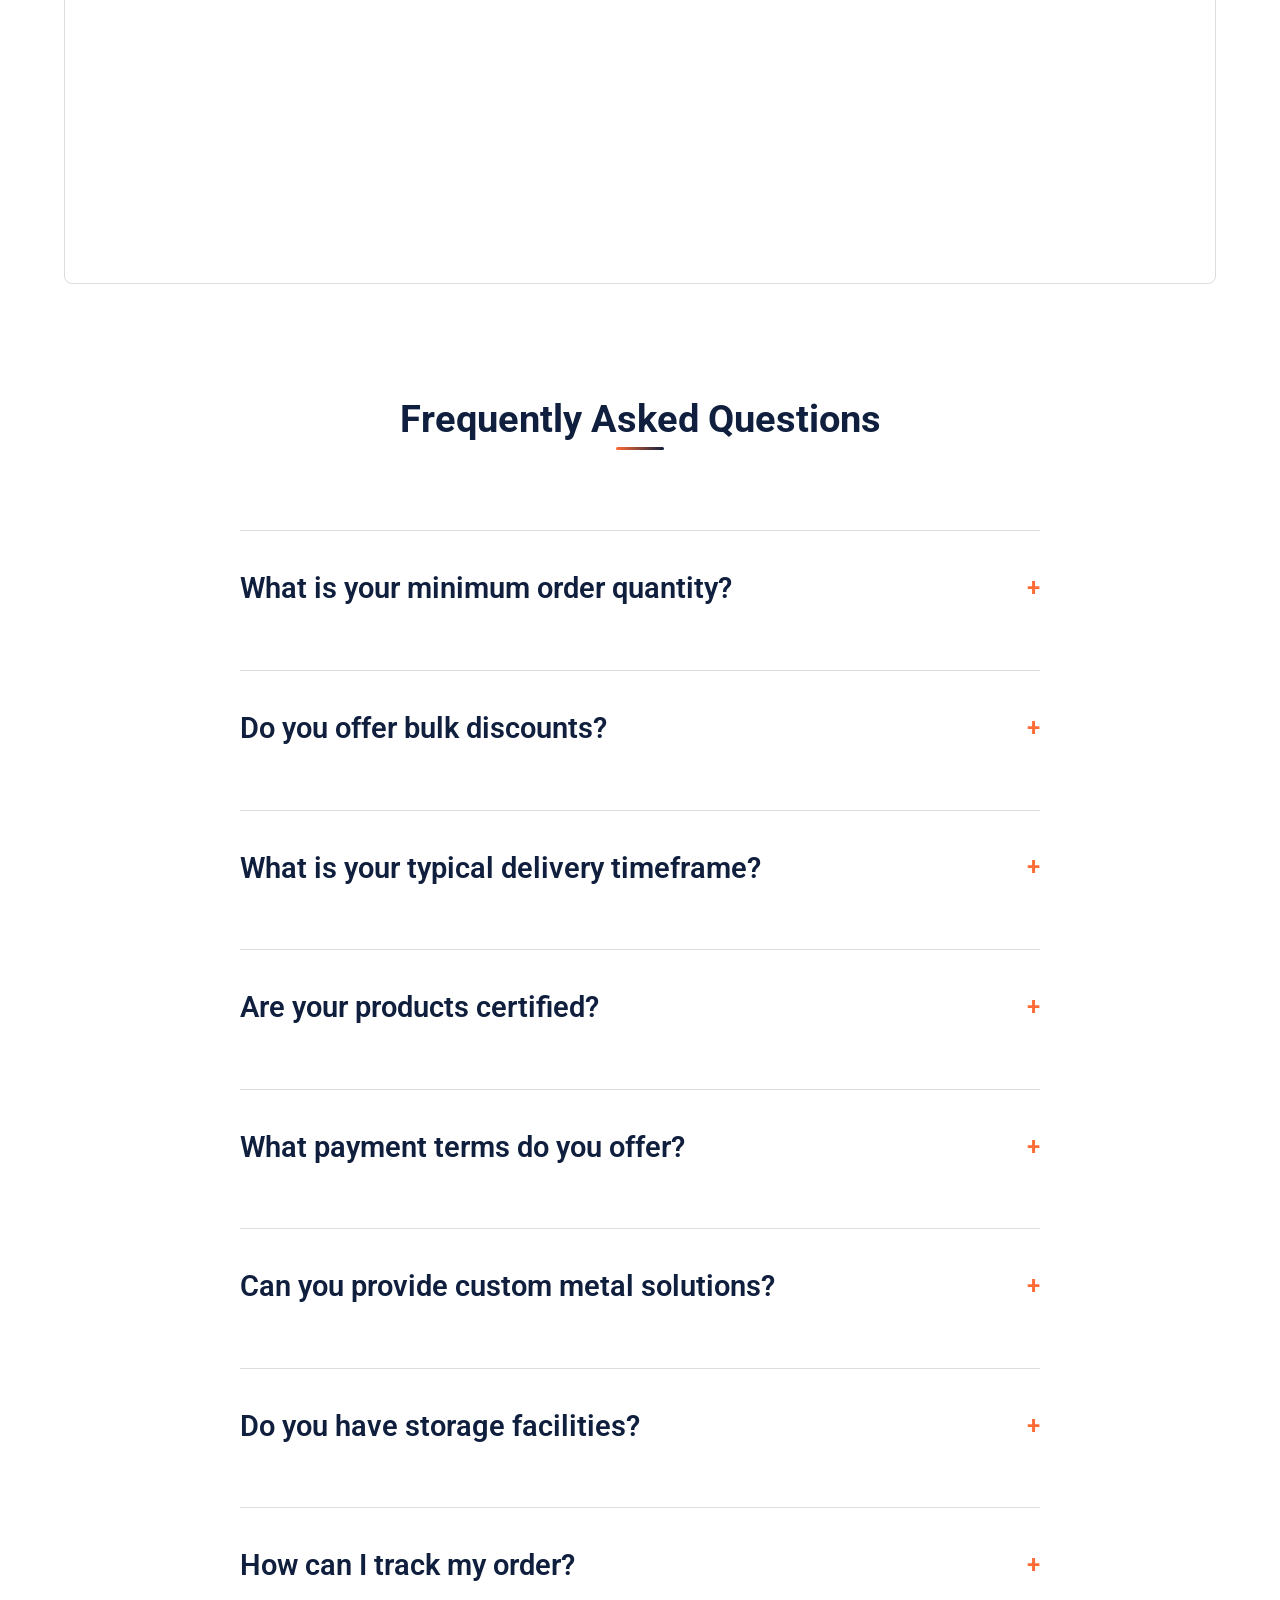
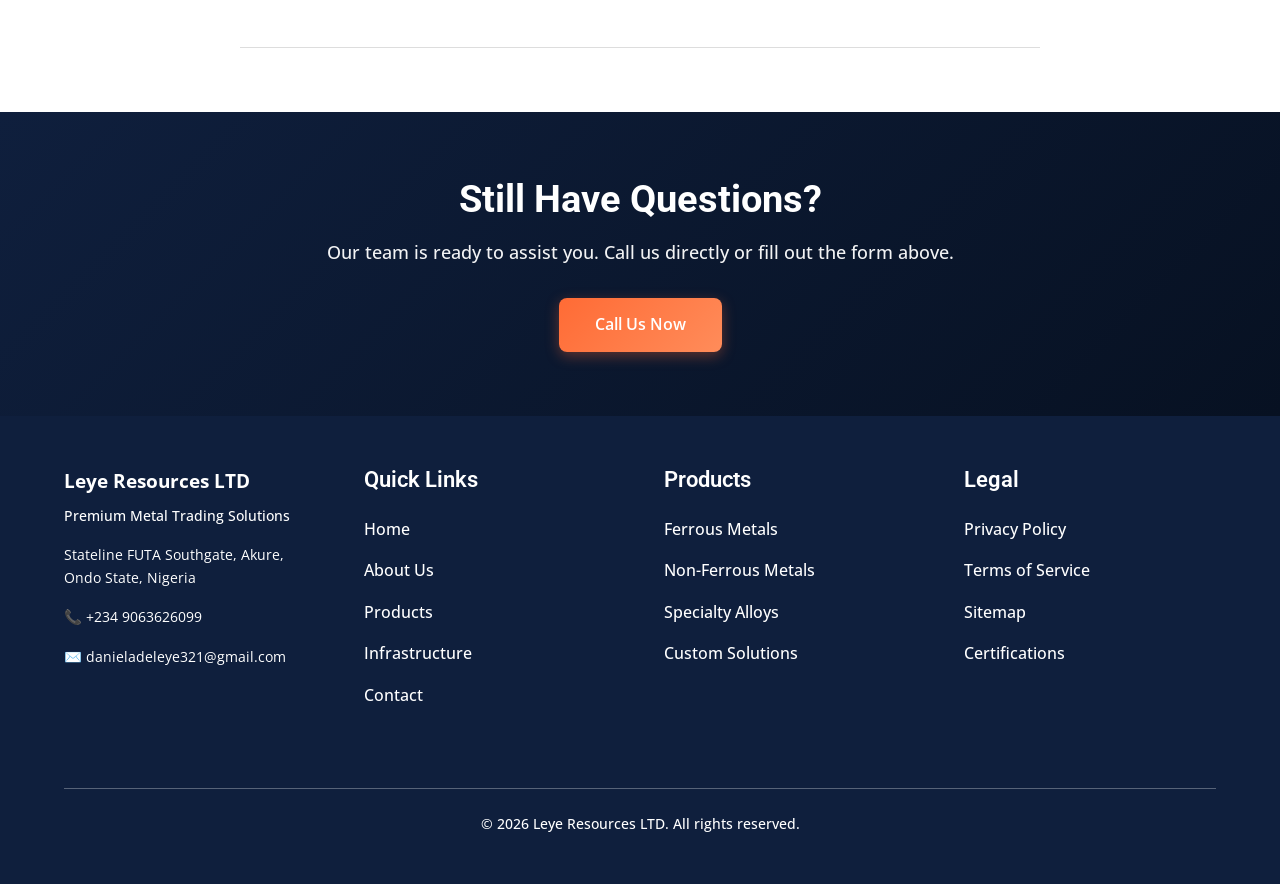
<file: contacts.html>
<!DOCTYPE html>
<html lang="en">
<head>
  <meta charset="UTF-8">
  <meta name="viewport" content="width=device-width, initial-scale=1.0">
  <meta name="description" content="Contact Leye Resources LTD – Send inquiries, request quotes, or connect with our team for ferrous and non-ferrous metal trading solutions.">
  <meta name="keywords" content="contact leye resources, metal trading inquiry, request quote, sales contact">
  <meta name="author" content="Leye Resources LTD Pvt. Ltd.">
  <meta property="og:title" content="Contact Leye Resources LTD">
  <meta property="og:description" content="Get in touch with Leye Resources LTD for metal trading inquiries and quotes.">
  <meta property="og:url" content="https://leye-resources.com/contacts.html">
  
  <link rel="canonical" href="https://leye-resources.com/contacts.html">
  <link rel="icon" href="favicon.svg" type="image/svg+xml">
  <link href="https://fonts.googleapis.com/css2?family=Open+Sans:wght@400;500;600;700&family=Roboto:wght@400;500;700&display=swap" rel="stylesheet">
  <link rel="stylesheet" href="styles.css">
  
  <title>Contact Leye Resources LTD – Metal Trading Inquiry</title>
</head>
<body>
  <!-- Navigation -->
  <nav>
    <div class="container flex-between">
      <div class="logo">
        <img src="logo.svg" alt="Leye Resources LTD" style="height: 28px; width: auto;">
      </div>
      
      <ul class="nav-menu">
        <li><a href="index.html">Home</a></li>
        <li><a href="about.html">About</a></li>
        <li><a href="products.html">Products</a></li>
        <li><a href="infrastructure.html">Infrastructure</a></li>
        <li><a href="team.html">Team</a></li>
        <li><a href="sustainability.html">Sustainability</a></li>
        <li><a href="certfications.html">Certifications</a></li>
        <li><a href="contacts.html" class="active">Contact</a></li>
      </ul>
      
      <div class="cta-button">
        <a href="contacts.html" class="btn btn-accent">Request Quote</a>
      </div>
      
      <button class="hamburger" aria-label="Toggle menu">☰</button>
    </div>
  </nav>
  
  <!-- Page Header -->
  <div class="page-header">
    <div class="container">
      <h1>Get in Touch</h1>
      <p>We're here to help. Reach out with your metal trading needs.</p>
    </div>
  </div>
  
  <!-- Contact Form & Info -->
  <section style="background-color: white;">
    <div class="container">
      <div class="grid-2">
        <!-- Left: Contact Form -->
        <div>
          <h2 style="margin-bottom: 1.5rem;">Send us an Inquiry</h2>
          
          <form action="https://formspree.io/f/xyzqwert" method="POST">
            <!-- TODO: Replace xyzqwert with your real Formspree form ID before launch -->
            <!-- Honeypot for spam protection -->
            <input type="text" name="website" style="display:none; position:absolute; left:-9999px;">
            
            <!-- Name Field -->
            <div class="form-group">
              <label for="name">Full Name <span class="required">*</span></label>
              <input type="text" id="name" name="name" required placeholder="Your Name">
            </div>
            
            <!-- Email Field -->
            <div class="form-group">
              <label for="email">Email Address <span class="required">*</span></label>
              <input type="email" id="email" name="email" required placeholder="your@email.com">
            </div>
            
            <!-- Phone Field -->
            <div class="form-group">
              <label for="phone">Phone Number <span class="required">*</span></label>
              <input type="tel" id="phone" name="phone" required placeholder="+234 906 362 6099">
            </div>
            
            <!-- Company Field -->
            <div class="form-group">
              <label for="company">Company Name</label>
              <input type="text" id="company" name="company" placeholder="Your Company">
            </div>
            
            <!-- Product Interest -->
            <div class="form-group">
              <label for="product">Product Interested In</label>
              <select id="product" name="product">
                <option value="">Select a category</option>
                <option value="Ferrous Metals">Ferrous Metals</option>
                <option value="Non-Ferrous Metals">Non-Ferrous Metals</option>
                <option value="Specialty Alloys">Specialty Alloys</option>
                <option value="Custom Solutions">Custom Solutions</option>
              </select>
            </div>
            
            <!-- Message Field -->
            <div class="form-group">
              <label for="message">Message <span class="required">*</span></label>
              <textarea id="message" name="message" required placeholder="Details about your inquiry..."></textarea>
            </div>
            
            <!-- Submit Button -->
            <button type="submit" class="btn btn-accent btn-block">Send Inquiry</button>
            
            <p style="font-size: 0.9rem; color: #0F1F3D; margin-top: 1rem; font-weight: 500;">
              We'll get back to you within 24 business hours.
            </p>
          </form>
        </div>
        
        <!-- Right: Contact Information -->
        <div>
          <h2 style="margin-bottom: 2rem;">Contact Information</h2>
          
          <!-- Head Office -->
          <div style="margin-bottom: 2rem;">
            <h4 style="color: var(--color-primary); margin-bottom: 0.5rem;">Head Office</h4>
            <p style="color: var(--color-text); line-height: 1.8; font-weight: 500;">
              Leye Resources LTD Pvt. Ltd.<br>
              Stateline FUTA Southgate<br>
              Akure, Ondo State, Nigeria
            </p>
          </div>
          
          <!-- Phone -->
          <div style="margin-bottom: 2rem;">
            <h4 style="color: var(--color-primary); margin-bottom: 0.5rem;">Phone</h4>
            <p>
              <a href="tel:+2349063626099" style="color: var(--color-accent); font-weight: 600;">+234 9063626099</a><br>
              <span style="color: #0F1F3D; font-size: 0.9rem; font-weight: 500;">Monday – Friday: 9:00 AM – 6:00 PM IST</span>
            </p>
          </div>
          
          <!-- Email -->
          <div style="margin-bottom: 2rem;">
            <h4 style="color: var(--color-primary); margin-bottom: 0.5rem;">Email</h4>
            <p>
              <a href="mailto:danieladeleye321@gmail.com" style="color: var(--color-accent); font-weight: 600;">danieladeleye321@gmail.com</a><br>
              <span style="color: #0F1F3D; font-size: 0.9rem; font-weight: 500;">Sales: <a href="mailto:danieladeleye321@gmail.com" style="color: var(--color-accent); font-weight: 600;">danieladeleye321@gmail.com</a></span>
            </p>
          </div>
          
          <!-- Business Hours -->
          <div style="margin-bottom: 2rem;">
            <h4 style="color: var(--color-primary); margin-bottom: 0.5rem;">Business Hours</h4>
            <ul style="list-style: none; color: #0F1F3D; font-size: 0.9rem; font-weight: 500;">
              <li style="margin-bottom: 0.5rem;">Monday – Friday: 9:00 AM – 6:00 PM IST</li>
              <li style="margin-bottom: 0.5rem;">Saturday: 10:00 AM – 4:00 PM IST</li>
              <li>Sunday: Closed</li>
            </ul>
          </div>
          
          <!-- Social Links (Optional) -->
          <div>
            <h4 style="color: var(--color-primary); margin-bottom: 1rem;">Connect With Us</h4>
            <div style="display: flex; gap: 1rem;">
              <a href="#" style="color: var(--color-primary); font-size: 1.5rem; text-decoration: none; font-weight: 600;">in</a>
              <a href="#" style="color: var(--color-primary); font-size: 1.5rem; text-decoration: none; font-weight: 600;">f</a>
              <a href="#" style="color: var(--color-primary); font-size: 1.5rem; text-decoration: none; font-weight: 600;">𝕏</a>
            </div>
          </div>
        </div>
      </div>
    </div>
  </section>
  
  <!-- Map Section -->
  <section style="background-color: #FFFFFF; padding: 3rem var(--space-lg);">
    <div class="container">
      <h2 style="margin-bottom: 2rem; text-align: center;">Our Location</h2>
      
      <div class="map-container">
        <iframe src="https://www.google.com/maps/embed?pb=!1m18!1m12!1m3!1d3959.852!2d5.2458!3d5.1929!2m3!1f0!2f0!3f0!3m2!1i1024!2i768!4f13.1!3m3!1m2!1s0x0%3A0x0!2zNcKwMTE1LjUyJyBOIDXDgDE0JzQ0LjkiRQ!5e0!3m2!1sen!2sng!4v1710000000000" allowfullscreen="" loading="lazy" referrerpolicy="no-referrer-when-downgrade"></iframe>
      </div>
    </div>
  </section>
  
  <!-- FAQ Section -->
  <section style="background-color: white;">
    <div class="container">
      <div class="section-header">
        <h2>Frequently Asked Questions</h2>
      </div>
      
      <div style="max-width: 800px; margin: 0 auto;">
        <!-- FAQ Item 1 -->
        <div class="faq-item">
          <h3 class="faq-question">What is your minimum order quantity?</h3>
          <div class="faq-answer">
            Minimum order quantities vary by product. For most metals, our MOQ is 5 tons. For specialty items or custom orders, 
            please contact our sales team to discuss your specific requirements and we'll provide a tailored solution.
          </div>
        </div>
        
        <!-- FAQ Item 2 -->
        <div class="faq-item">
          <h3 class="faq-question">Do you offer bulk discounts?</h3>
          <div class="faq-answer">
            Yes, we offer competitive bulk discounts based on order volume. Our pricing adjusts according to quantity, 
            frequency, and product type. Contact our sales team with your requirements for a detailed quote.
          </div>
        </div>
        
        <!-- FAQ Item 3 -->
        <div class="faq-item">
          <h3 class="faq-question">What is your typical delivery timeframe?</h3>
          <div class="faq-answer">
            Standard delivery across Nigeria and West Africa takes 3–7 days depending on location. Expedited delivery options are available 
            for urgent orders. Delivery costs and timelines are calculated based on destination and order specifications.
          </div>
        </div>
        
        <!-- FAQ Item 4 -->
        <div class="faq-item">
          <h3 class="faq-question">Are your products certified?</h3>
          <div class="faq-answer">
            All our products are ISO certified and meet industry standards including SON certification where applicable. 
            Every shipment includes detailed test reports from our accredited testing laboratory certifying compliance with 
            quality specifications.
          </div>
        </div>
        
        <!-- FAQ Item 5 -->
        <div class="faq-item">
          <h3 class="faq-question">What payment terms do you offer?</h3>
          <div class="faq-answer">
            We accept various payment methods including bank transfers, checks, and credit terms for established clients. 
            Payment terms are negotiable based on order value and customer history. Contact our finance team to discuss options.
          </div>
        </div>
        
        <!-- FAQ Item 6 -->
        <div class="faq-item">
          <h3 class="faq-question">Can you provide custom metal solutions?</h3>
          <div class="faq-answer">
            Yes, we specialize in custom metal solutions. Whether you need specific alloy compositions, custom dimensions, 
            or specialized cutting, our team can work with you to create tailored products. Contact us to discuss your requirements.
          </div>
        </div>
        
        <!-- FAQ Item 7 -->
        <div class="faq-item">
          <h3 class="faq-question">Do you have storage facilities?</h3>
          <div class="faq-answer">
            Yes, we offer climate-controlled warehousing facilities. Products can be stored at our facility for extended periods. 
            Storage costs are calculated based on duration and quantity. Contact us for warehousing service details.
          </div>
        </div>
        
        <!-- FAQ Item 8 -->
        <div class="faq-item">
          <h3 class="faq-question">How can I track my order?</h3>
          <div class="faq-answer">
            Once your order is dispatched, we provide tracking information via email. You can track shipments in real-time using 
            the logistics partner's tracking system. Our team is also available to provide updates upon request.
          </div>
        </div>
      </div>
    </div>
  </section>
  
  <!-- CTA Section -->
  <section style="background: linear-gradient(135deg, var(--color-primary) 0%, var(--color-primary-dark) 100%); color: white; text-align: center;">
    <div class="container">
      <h2 style="color: white; margin-bottom: 1rem;">Still Have Questions?</h2>
      <p style="font-size: 1.1rem; color: rgba(255, 255, 255, 0.95); margin-bottom: 2rem; font-weight: 500;">
        Our team is ready to assist you. Call us directly or fill out the form above.
      </p>
      
      <a href="tel:+2349063626099" class="btn btn-accent">Call Us Now</a>
    </div>
  </section>
  
  <!-- Footer -->
  <footer>
    <div class="container">
      <div class="footer-grid">
        <div class="footer-column">
          <div style="font-weight: 700; font-size: 1.2rem; margin-bottom: 0.5rem; color: #FFFFFF;">Leye Resources LTD</div>
          <p style="color: #FFFFFF; font-size: 0.9rem; margin-bottom: 1rem; font-weight: 500;">Premium Metal Trading Solutions</p>
          <p style="color: #FFFFFF; font-size: 0.9rem;">Stateline FUTA Southgate, Akure, Ondo State, Nigeria</p>
          <p style="color: #FFFFFF; font-size: 0.9rem; margin-top: 0.5rem;">📞 +234 9063626099</p>
          <p style="color: #FFFFFF; font-size: 0.9rem;">✉️ danieladeleye321@gmail.com</p>
        </div>
        
        <div class="footer-column">
          <h3 style="color: #FFFFFF;">Quick Links</h3>
          <ul style="list-style: none;">
            <li><a href="index.html">Home</a></li>
            <li><a href="about.html">About Us</a></li>
            <li><a href="products.html">Products</a></li>
            <li><a href="infrastructure.html">Infrastructure</a></li>
            <li><a href="contacts.html">Contact</a></li>
          </ul>
        </div>
        
        <div class="footer-column">
          <h3 style="color: #FFFFFF;">Products</h3>
          <ul style="list-style: none;">
            <li><a href="products.html?category=ferrous">Ferrous Metals</a></li>
            <li><a href="products.html?category=non-ferrous">Non-Ferrous Metals</a></li>
            <li><a href="products.html?category=alloys">Specialty Alloys</a></li>
            <li><a href="contacts.html">Custom Solutions</a></li>
          </ul>
        </div>
        
        <div class="footer-column">
          <h3 style="color: #FFFFFF;">Legal</h3>
          <ul style="list-style: none;">
            <li><a href="#">Privacy Policy</a></li>
            <li><a href="#">Terms of Service</a></li>
            <li><a href="#">Sitemap</a></li>
            <li><a href="certfications.html">Certifications</a></li>
          </ul>
        </div>
      </div>
      
      <div class="footer-bottom">
        <p style="color: #FFFFFF;">© 2026 Leye Resources LTD. All rights reserved.</p>
      </div>
    </div>
  </footer>
  
  <script src="main.js"></script>
</body>
</html>
</file>
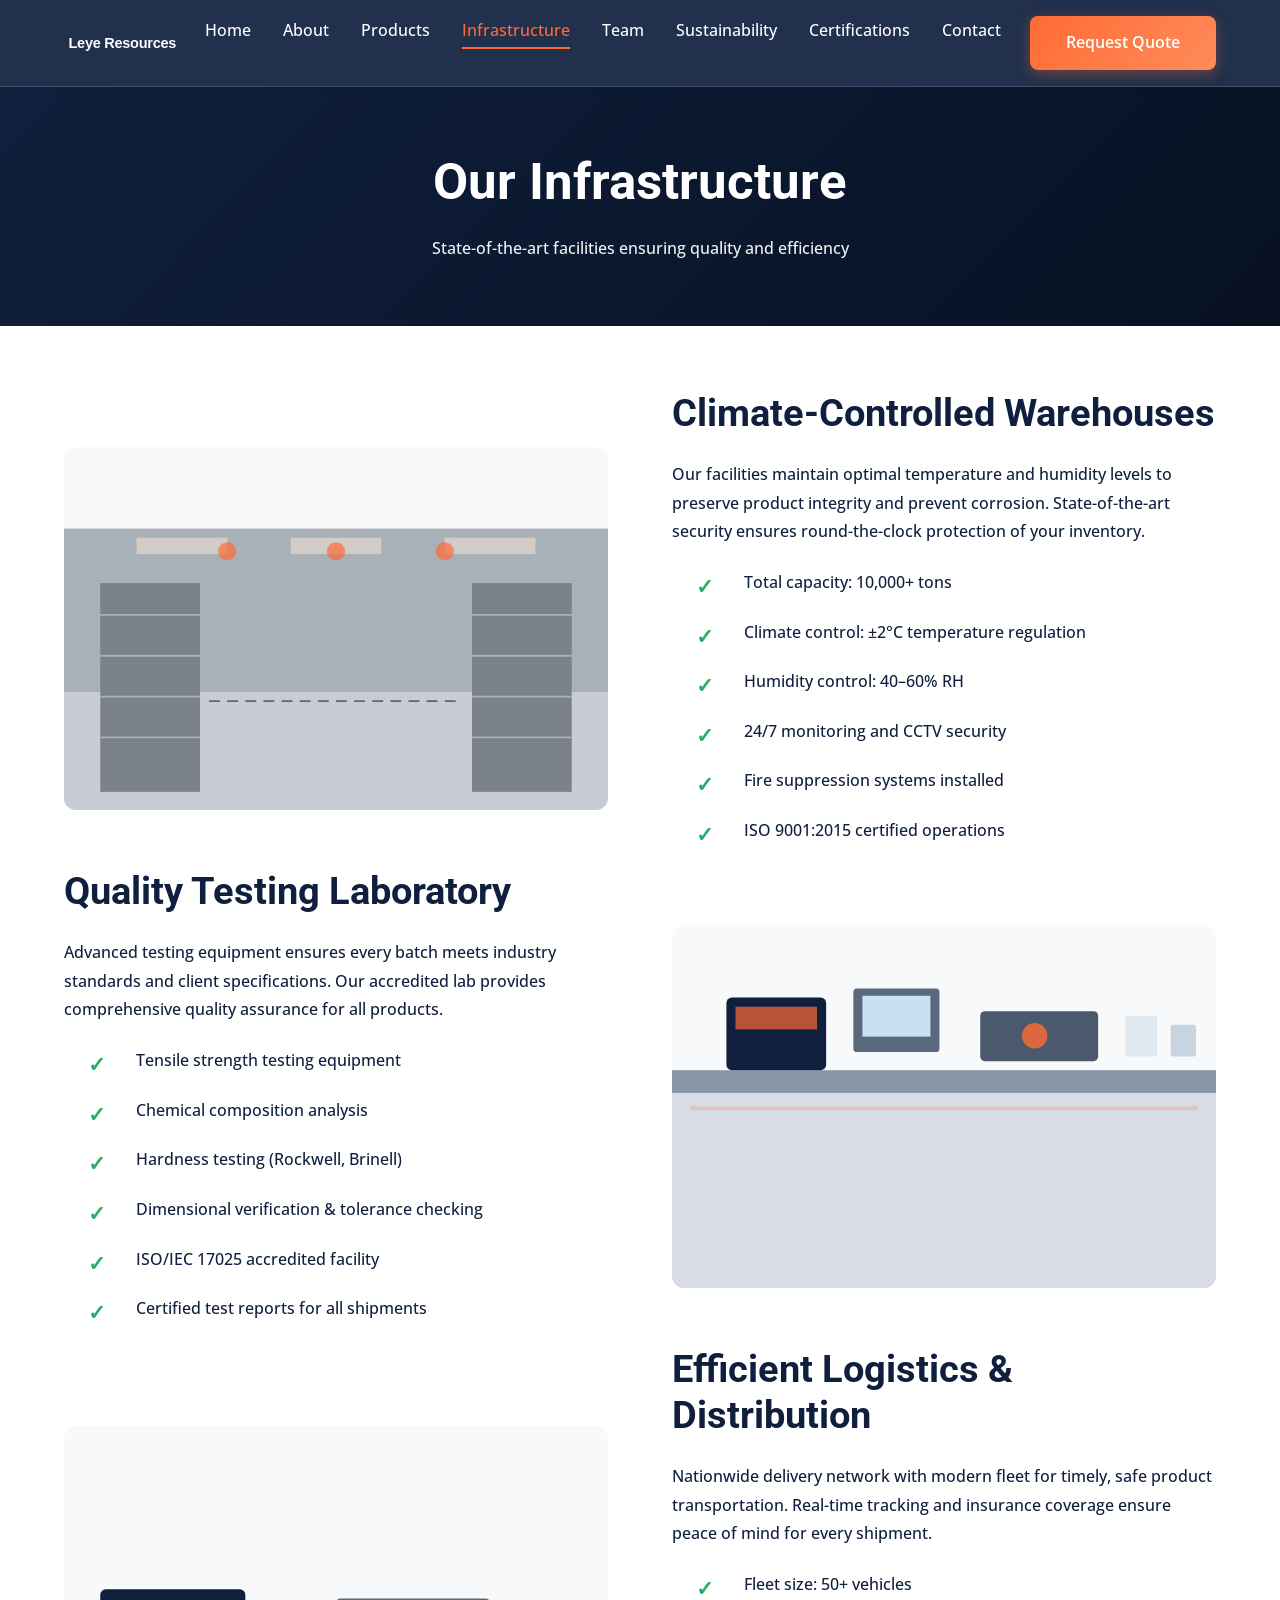
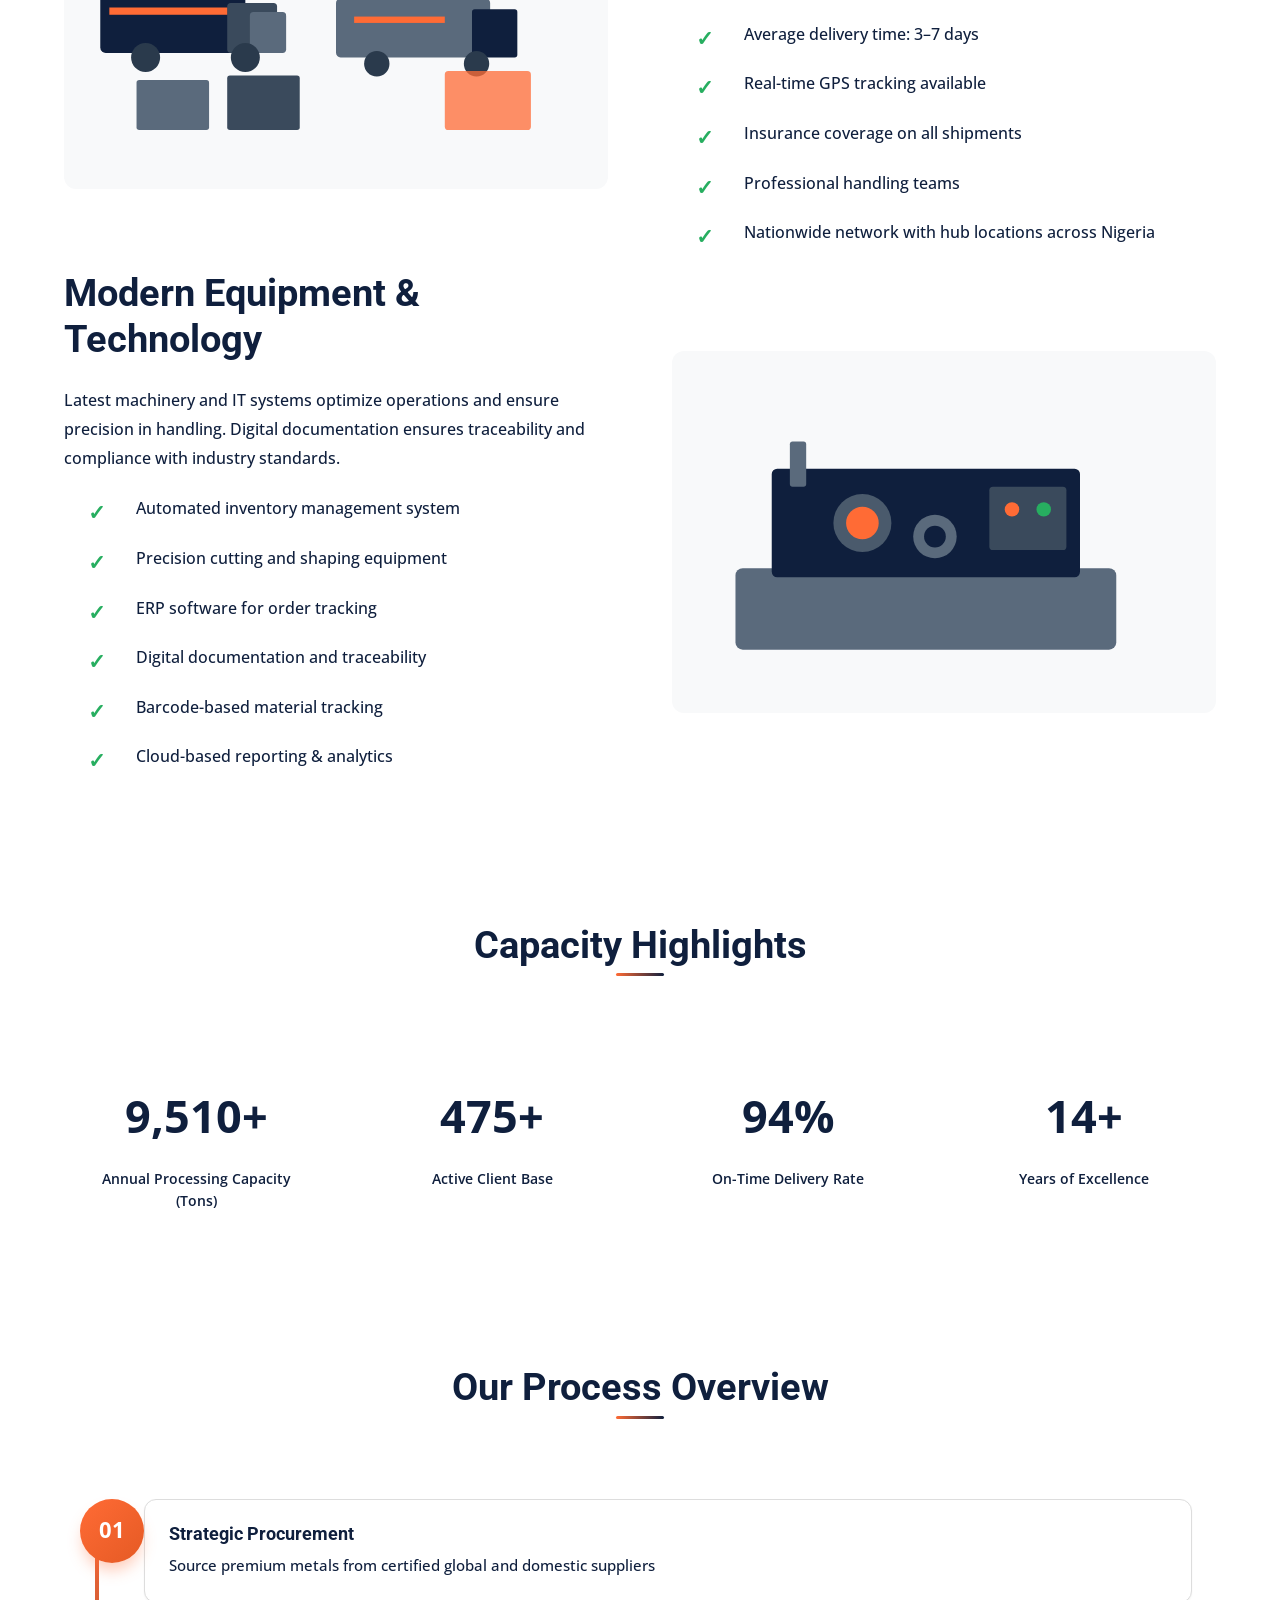
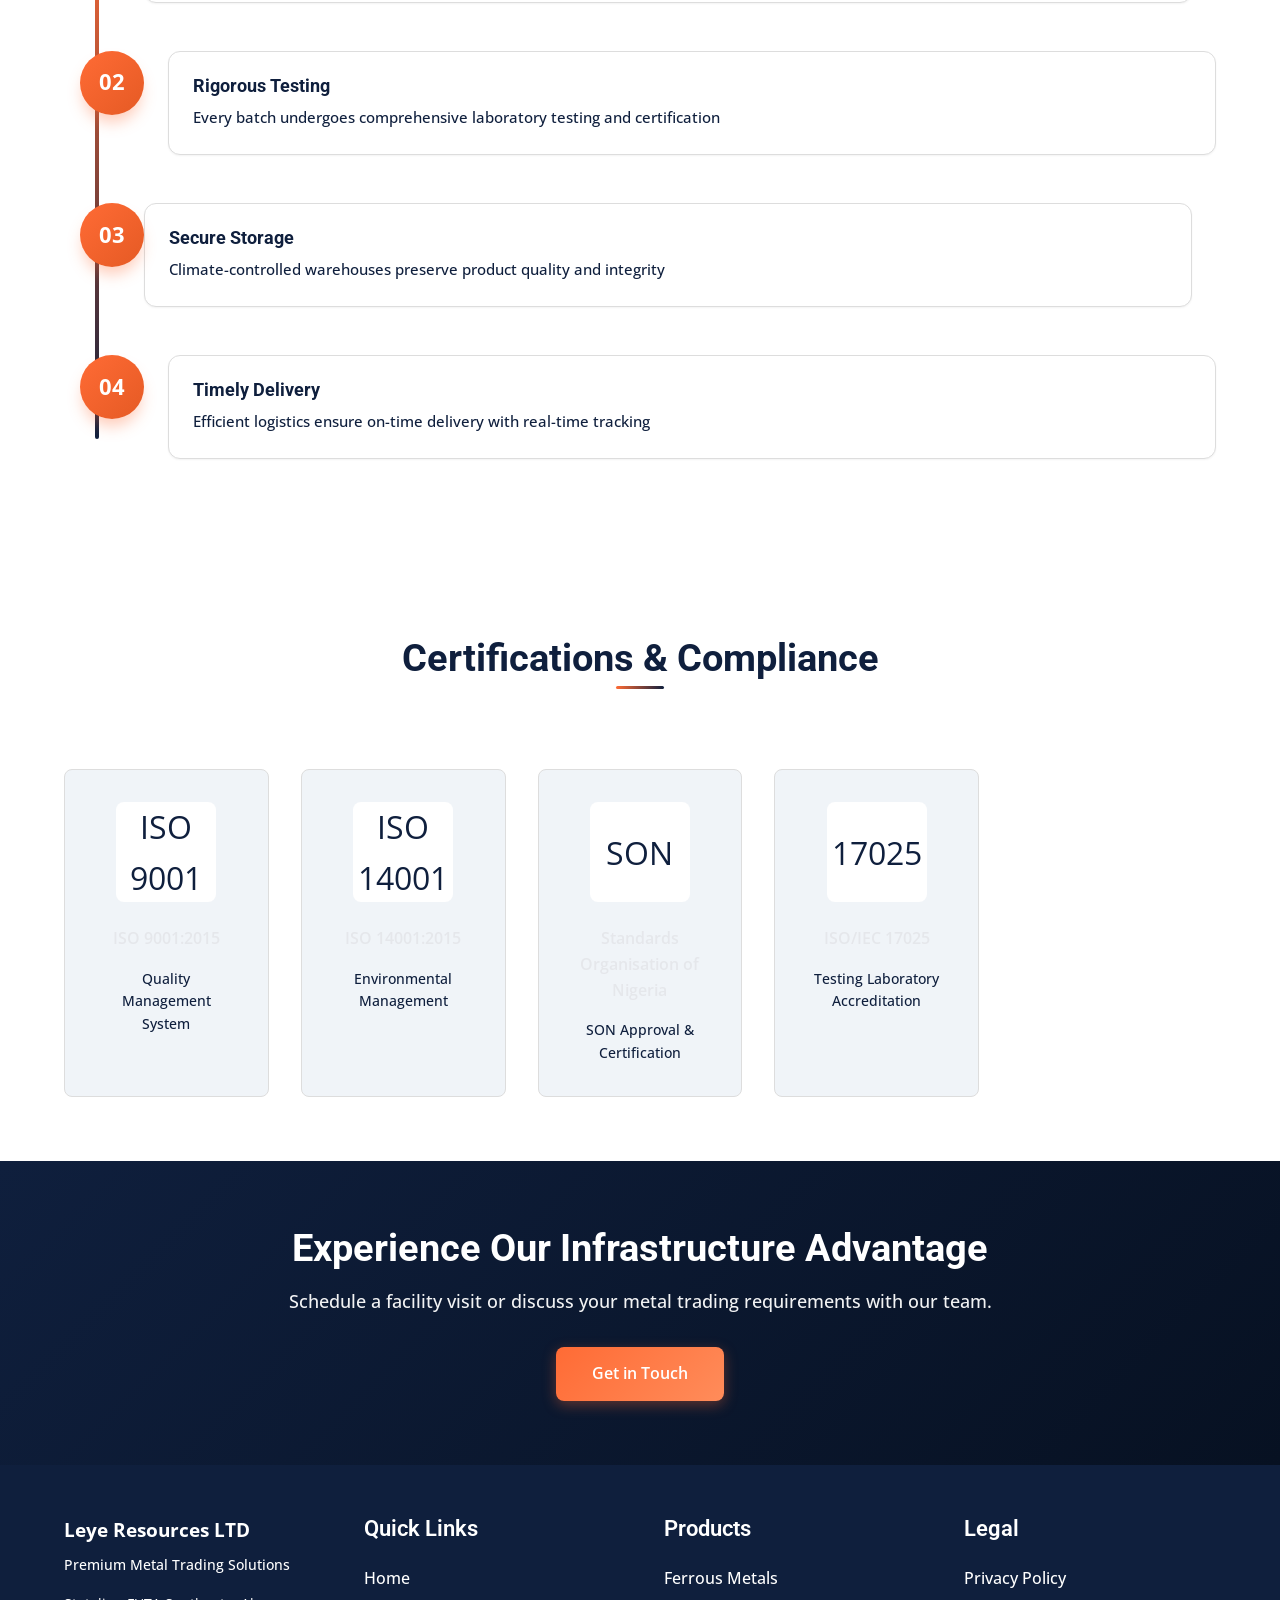
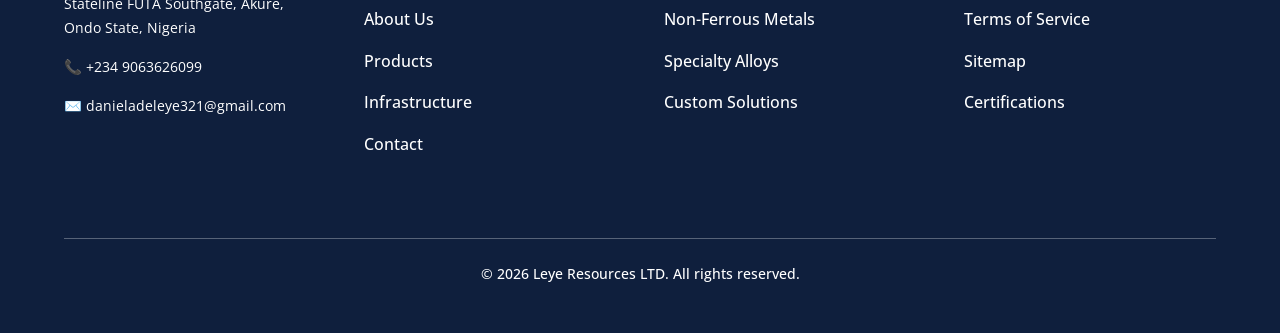
<file: infrastructure.html>
<!DOCTYPE html>
<html lang="en">
<head>
  <meta charset="UTF-8">
  <meta name="viewport" content="width=device-width, initial-scale=1.0">
  <meta name="description" content="Leye Resources LTD Infrastructure – State-of-the-art facilities including climate-controlled warehouses, testing labs, and logistics network for reliable metal trading.">
  <meta name="keywords" content="infrastructure, warehouses, testing lab, quality assurance, logistics, metal trading facilities">
  <meta name="author" content="Leye Resources LTD Pvt. Ltd.">
  <meta property="og:title" content="Infrastructure & Facilities – Leye Resources LTD">
  <meta property="og:description" content="Explore Leye Resources LTD' state-of-the-art infrastructure and facilities for premium metal trading.">
  <meta property="og:url" content="https://leye-resources.com/infrastructure.html">
  
  <link rel="canonical" href="https://leye-resources.com/infrastructure.html">
  <link rel="icon" href="favicon.svg" type="image/svg+xml">
  <link href="https://fonts.googleapis.com/css2?family=Open+Sans:wght@400;500;600;700&family=Roboto:wght@400;500;700&display=swap" rel="stylesheet">
  <link rel="stylesheet" href="styles.css">
  
  <title>Infrastructure & Facilities – Leye Resources LTD</title>
</head>
<body>
  <!-- Navigation -->
  <nav>
    <div class="container flex-between">
      <div class="logo">
        <img src="logo.svg" alt="Leye Resources LTD" style="height: 28px; width: auto;">
      </div>
      
      <ul class="nav-menu">
        <li><a href="index.html">Home</a></li>
        <li><a href="about.html">About</a></li>
        <li><a href="products.html">Products</a></li>
        <li><a href="infrastructure.html" class="active">Infrastructure</a></li>
        <li><a href="team.html">Team</a></li>
        <li><a href="sustainability.html">Sustainability</a></li>
        <li><a href="certfications.html">Certifications</a></li>
        <li><a href="contacts.html">Contact</a></li>
      </ul>
      
      <div class="cta-button">
        <a href="contacts.html" class="btn btn-accent">Request Quote</a>
      </div>
      
      <button class="hamburger" aria-label="Toggle menu">☰</button>
    </div>
  </nav>
  
  <!-- Page Header -->
  <div class="page-header">
    <div class="container">
      <h1>Our Infrastructure</h1>
      <p>State-of-the-art facilities ensuring quality and efficiency</p>
    </div>
  </div>
  
  <!-- Facilities Overview -->
  <section style="background-color: white;">
    <div class="container">
      <!-- Facility 1: Warehousing -->
      <div class="section-two-col">
        <img src="warehouse.svg" alt="Climate-controlled warehouse interior" style="border-radius: 12px; width: 100%; max-height: 400px; object-fit: cover; background-color: #FFFFFF;">
        
        <div>
          <h2>Climate-Controlled Warehouses</h2>
          <p style="color: #0F1F3D; margin-bottom: 1.5rem; line-height: 1.8; font-weight: 500;">
            Our facilities maintain optimal temperature and humidity levels to preserve product integrity and prevent corrosion. 
            State-of-the-art security ensures round-the-clock protection of your inventory.
          </p>
          <ul class="feature-list">
            <li>Total capacity: 10,000+ tons</li>
            <li>Climate control: ±2°C temperature regulation</li>
            <li>Humidity control: 40–60% RH</li>
            <li>24/7 monitoring and CCTV security</li>
            <li>Fire suppression systems installed</li>
            <li>ISO 9001:2015 certified operations</li>
          </ul>
        </div>
      </div>
      
      <!-- Facility 2: Testing Lab -->
      <div class="section-two-col">
        <div>
          <h2>Quality Testing Laboratory</h2>
          <p style="color: #0F1F3D; margin-bottom: 1.5rem; line-height: 1.8; font-weight: 500;">
            Advanced testing equipment ensures every batch meets industry standards and client specifications. 
            Our accredited lab provides comprehensive quality assurance for all products.
          </p>
          <ul class="feature-list">
            <li>Tensile strength testing equipment</li>
            <li>Chemical composition analysis</li>
            <li>Hardness testing (Rockwell, Brinell)</li>
            <li>Dimensional verification & tolerance checking</li>
            <li>ISO/IEC 17025 accredited facility</li>
            <li>Certified test reports for all shipments</li>
          </ul>
        </div>
        
        <img src="testing-lab.svg" alt="Advanced testing equipment and lab setting" style="border-radius: 12px; width: 100%; max-height: 400px; object-fit: cover; background-color: #FFFFFF;">
      </div>
      
      <!-- Facility 3: Logistics -->
      <div class="section-two-col">
        <img src="logistics.svg" alt="Vehicles and shipping equipment for logistics" style="border-radius: 12px; width: 100%; max-height: 400px; object-fit: cover; background-color: #FFFFFF;">
        
        <div>
          <h2>Efficient Logistics & Distribution</h2>
          <p style="color: #0F1F3D; margin-bottom: 1.5rem; line-height: 1.8; font-weight: 500;">
            Nationwide delivery network with modern fleet for timely, safe product transportation. 
            Real-time tracking and insurance coverage ensure peace of mind for every shipment.
          </p>
          <ul class="feature-list">
            <li>Fleet size: 50+ vehicles</li>
            <li>Average delivery time: 3–7 days</li>
            <li>Real-time GPS tracking available</li>
            <li>Insurance coverage on all shipments</li>
            <li>Professional handling teams</li>
            <li>Nationwide network with hub locations across Nigeria</li>
          </ul>
        </div>
      </div>
      
      <!-- Facility 4: Technology -->
      <div class="section-two-col">
        <div>
          <h2>Modern Equipment & Technology</h2>
          <p style="color: #0F1F3D; margin-bottom: 1.5rem; line-height: 1.8; font-weight: 500;">
            Latest machinery and IT systems optimize operations and ensure precision in handling. 
            Digital documentation ensures traceability and compliance with industry standards.
          </p>
          <ul class="feature-list">
            <li>Automated inventory management system</li>
            <li>Precision cutting and shaping equipment</li>
            <li>ERP software for order tracking</li>
            <li>Digital documentation and traceability</li>
            <li>Barcode-based material tracking</li>
            <li>Cloud-based reporting & analytics</li>
          </ul>
        </div>
        
        <img src="equipment.svg" alt="Modern processing equipment and technology" style="border-radius: 12px; width: 100%; max-height: 400px; object-fit: cover; background-color: #FFFFFF;">
      </div>
    </div>
  </section>
  
  <!-- Capacity Highlights -->
  <section style="background-color: #FFFFFF;">
    <div class="container">
      <div class="section-header">
        <h2>Capacity Highlights</h2>
      </div>
      
      <div class="stats-grid">
        <div class="stat-card">
          <div class="stat-number">10,000+</div>
          <div class="stat-label">Annual Processing Capacity (Tons)</div>
        </div>
        <div class="stat-card">
          <div class="stat-number">500+</div>
          <div class="stat-label">Active Client Base</div>
        </div>
        <div class="stat-card">
          <div class="stat-number">99.5%</div>
          <div class="stat-label">On-Time Delivery Rate</div>
        </div>
        <div class="stat-card">
          <div class="stat-number">15+</div>
          <div class="stat-label">Years of Excellence</div>
        </div>
      </div>
    </div>
  </section>
  
  <!-- Process Overview -->
  <section style="background-color: white;">
    <div class="container">
      <div class="section-header">
        <h2>Our Process Overview</h2>
      </div>
      
      <div class="process-timeline">
        <!-- Step 1 -->
        <div class="process-step">
          <div class="process-content">
            <h4>Strategic Procurement</h4>
            <p>Source premium metals from certified global and domestic suppliers</p>
          </div>
          <div class="process-marker">01</div>
          <div></div>
        </div>
        
        <!-- Step 2 -->
        <div class="process-step">
          <div></div>
          <div class="process-marker">02</div>
          <div class="process-content">
            <h4>Rigorous Testing</h4>
            <p>Every batch undergoes comprehensive laboratory testing and certification</p>
          </div>
        </div>
        
        <!-- Step 3 -->
        <div class="process-step">
          <div class="process-content">
            <h4>Secure Storage</h4>
            <p>Climate-controlled warehouses preserve product quality and integrity</p>
          </div>
          <div class="process-marker">03</div>
          <div></div>
        </div>
        
        <!-- Step 4 -->
        <div class="process-step">
          <div></div>
          <div class="process-marker">04</div>
          <div class="process-content">
            <h4>Timely Delivery</h4>
            <p>Efficient logistics ensure on-time delivery with real-time tracking</p>
          </div>
        </div>
      </div>
    </div>
  </section>
  
  <!-- Certifications Section -->
  <section style="background-color: #FFFFFF;">
    <div class="container">
      <div class="section-header">
        <h2>Certifications & Compliance</h2>
      </div>
      
      <div class="certification-grid">
        <div class="certification-card">
          <div class="certification-logo">ISO 9001</div>
          <p class="certification-name">ISO 9001:2015</p>
          <p class="certification-desc">Quality Management System</p>
        </div>
        
        <div class="certification-card">
          <div class="certification-logo">ISO 14001</div>
          <p class="certification-name">ISO 14001:2015</p>
          <p class="certification-desc">Environmental Management</p>
        </div>
        
        <div class="certification-card">
          <div class="certification-logo">SON</div>
          <p class="certification-name">Standards Organisation of Nigeria</p>
          <p class="certification-desc">SON Approval & Certification</p>
        </div>
        
        <div class="certification-card">
          <div class="certification-logo">17025</div>
          <p class="certification-name">ISO/IEC 17025</p>
          <p class="certification-desc">Testing Laboratory Accreditation</p>
        </div>
      </div>
    </div>
  </section>
  
  <!-- CTA Section -->
  <section style="background: linear-gradient(135deg, var(--color-primary) 0%, var(--color-primary-dark) 100%); color: white; text-align: center;">
    <div class="container">
      <h2 style="color: white; margin-bottom: 1rem;">Experience Our Infrastructure Advantage</h2>
      <p style="font-size: 1.1rem; color: rgba(255, 255, 255, 0.95); margin-bottom: 2rem; font-weight: 500;">
        Schedule a facility visit or discuss your metal trading requirements with our team.
      </p>
      
      <a href="contacts.html" class="btn btn-accent">Get in Touch</a>
    </div>
  </section>
  
  <!-- Footer -->
  <footer>
    <div class="container">
      <div class="footer-grid">
        <div class="footer-column">
          <div style="font-weight: 700; font-size: 1.2rem; margin-bottom: 0.5rem; color: #FFFFFF;">Leye Resources LTD</div>
          <p style="color: #FFFFFF; font-size: 0.9rem; margin-bottom: 1rem; font-weight: 500;">Premium Metal Trading Solutions</p>
          <p style="color: #FFFFFF; font-size: 0.9rem;">Stateline FUTA Southgate, Akure, Ondo State, Nigeria</p>
          <p style="color: #FFFFFF; font-size: 0.9rem; margin-top: 0.5rem;">📞 +234 9063626099</p>
          <p style="color: #FFFFFF; font-size: 0.9rem;">✉️ danieladeleye321@gmail.com</p>
        </div>
        
        <div class="footer-column">
          <h3 style="color: #FFFFFF;">Quick Links</h3>
          <ul style="list-style: none;">
            <li><a href="index.html">Home</a></li>
            <li><a href="about.html">About Us</a></li>
            <li><a href="products.html">Products</a></li>
            <li><a href="infrastructure.html">Infrastructure</a></li>
            <li><a href="contacts.html">Contact</a></li>
          </ul>
        </div>
        
        <div class="footer-column">
          <h3 style="color: #FFFFFF;">Products</h3>
          <ul style="list-style: none;">
            <li><a href="products.html?category=ferrous">Ferrous Metals</a></li>
            <li><a href="products.html?category=non-ferrous">Non-Ferrous Metals</a></li>
            <li><a href="products.html?category=alloys">Specialty Alloys</a></li>
            <li><a href="contacts.html">Custom Solutions</a></li>
          </ul>
        </div>
        
        <div class="footer-column">
          <h3 style="color: #FFFFFF;">Legal</h3>
          <ul style="list-style: none;">
            <li><a href="#">Privacy Policy</a></li>
            <li><a href="#">Terms of Service</a></li>
            <li><a href="#">Sitemap</a></li>
            <li><a href="certfications.html">Certifications</a></li>
          </ul>
        </div>
      </div>
      
      <div class="footer-bottom">
        <p style="color: #FFFFFF;">© 2026 Leye Resources LTD. All rights reserved.</p>
      </div>
    </div>
  </footer>
  
  <script src="main.js"></script>
</body>
</html>
</file>
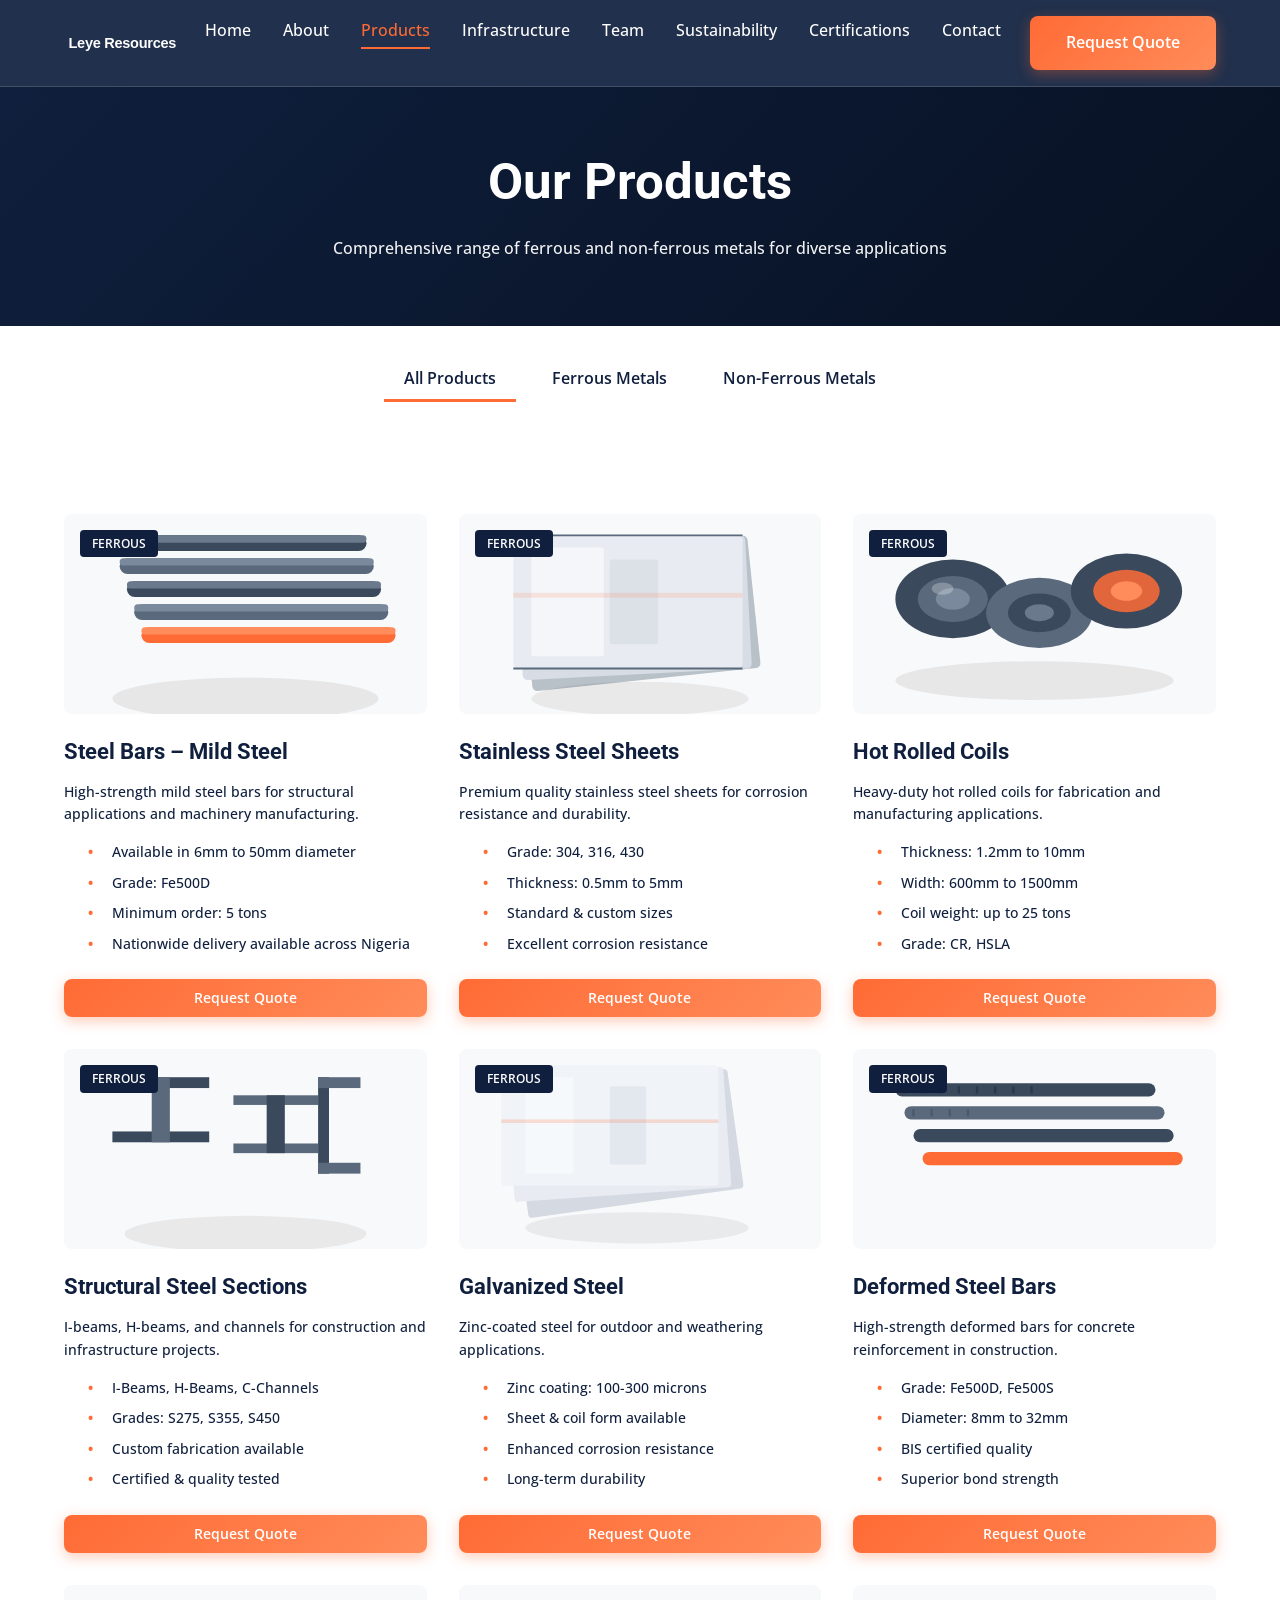
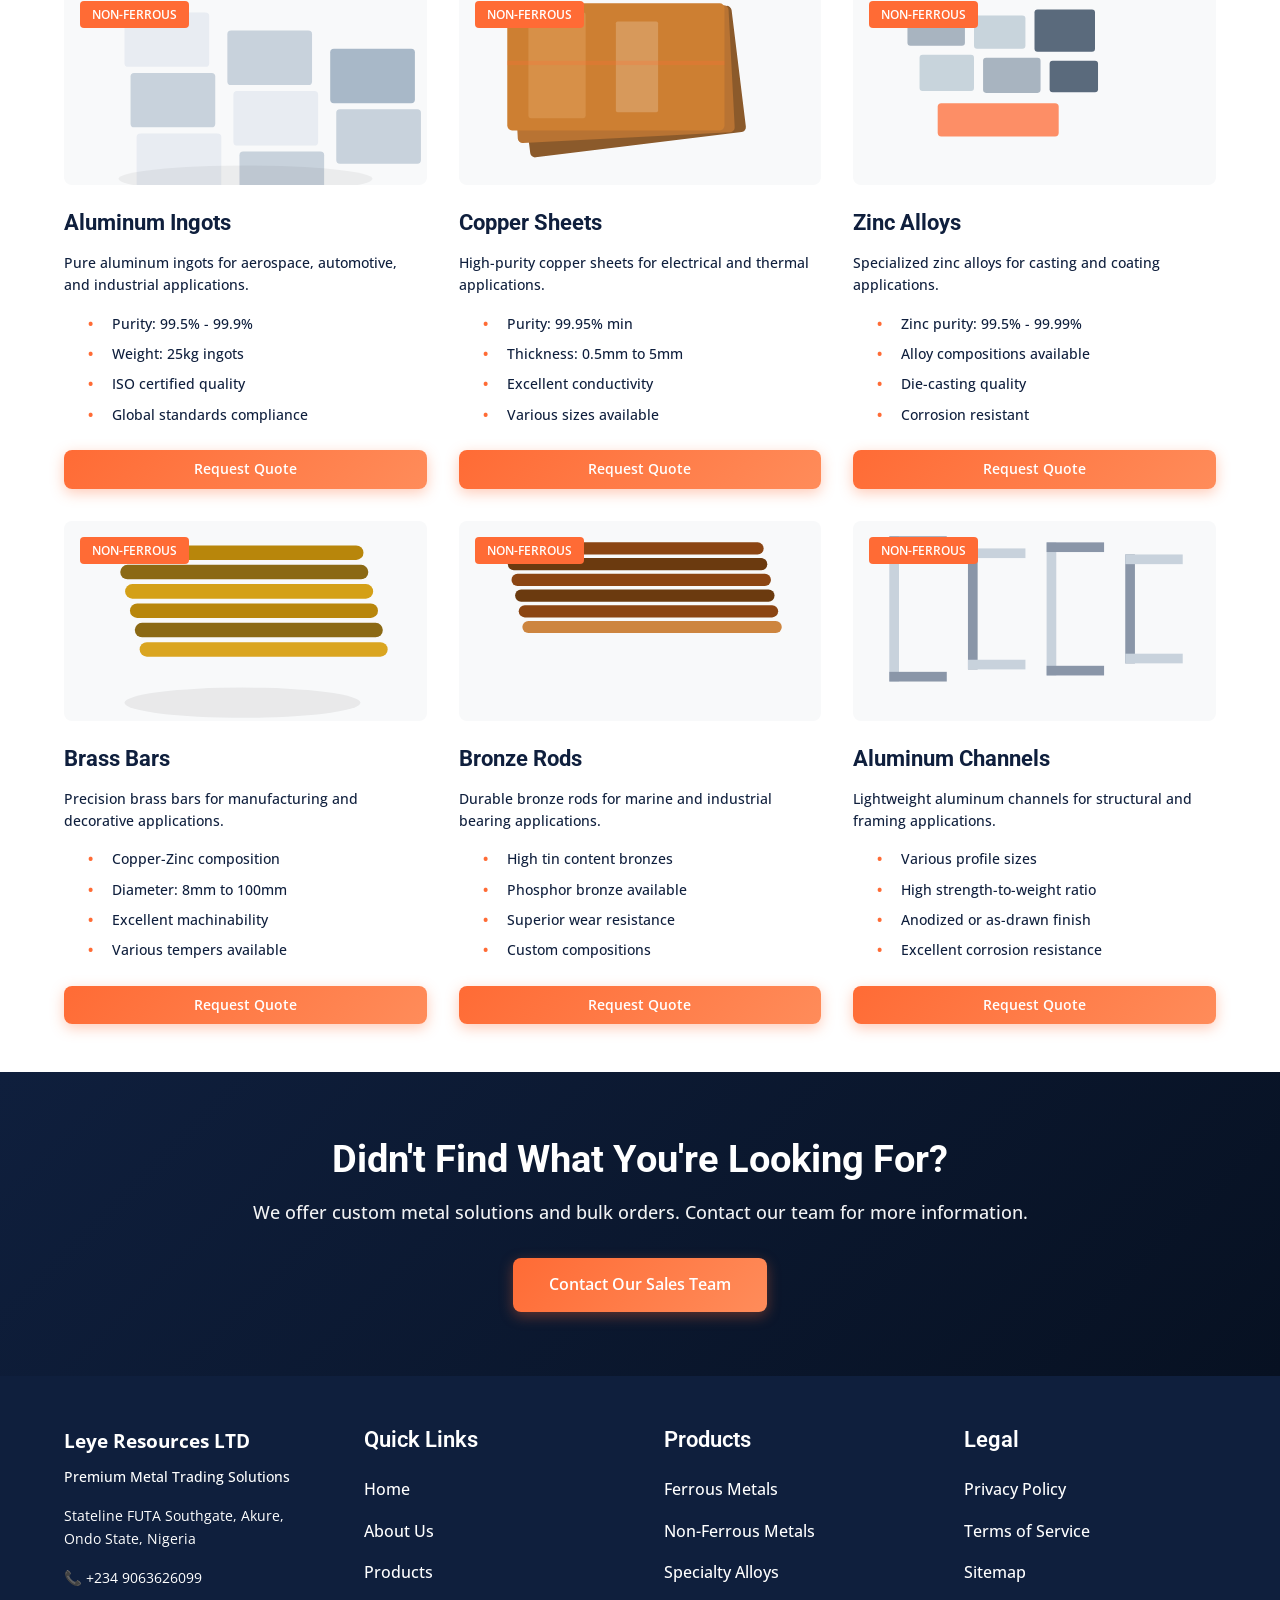
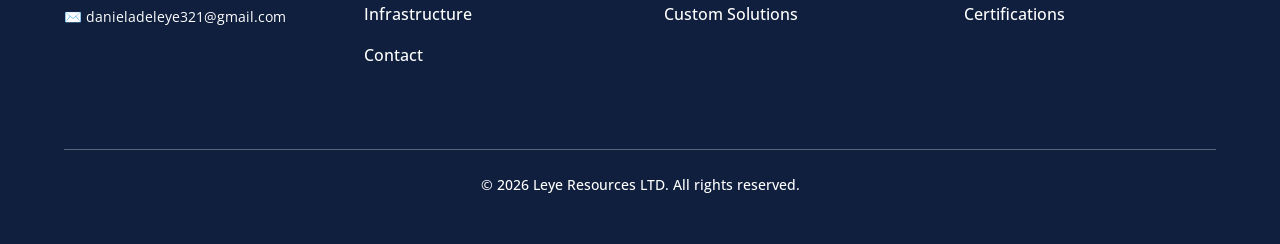
<file: products.html>
<!DOCTYPE html>
<html lang="en">
<head>
  <meta charset="UTF-8">
  <meta name="viewport" content="width=device-width, initial-scale=1.0">
  <meta name="description" content="Leye Resources LTD Products – Browse our range of ferrous metals, non-ferrous metals, and specialty alloys. High-quality metal products for industrial applications across Nigeria and West Africa.">
  <meta name="keywords" content="metal products, ferrous metals, non-ferrous metals, steel bars, aluminum, copper, zinc, specialty alloys, Nigeria, West Africa">
  <meta name="author" content="Leye Resources LTD Pvt. Ltd.">
  <meta property="og:title" content="Metal Products – Leye Resources LTD">
  <meta property="og:description" content="Browse Leye Resources LTD' range of premium ferrous and non-ferrous metal products.">
  <meta property="og:url" content="https://leye-resources.com/products.html">
  
  <link rel="canonical" href="https://leye-resources.com/products.html">
  <link rel="icon" href="favicon.svg" type="image/svg+xml">
  <link href="https://fonts.googleapis.com/css2?family=Open+Sans:wght@400;500;600;700&family=Roboto:wght@400;500;700&display=swap" rel="stylesheet">
  <link rel="stylesheet" href="styles.css">
  
  <title>Metal Products – Ferrous & Non-Ferrous – Leye Resources LTD</title>
</head>
<body>
  <!-- Navigation -->
  <nav>
    <div class="container flex-between">
      <div class="logo">
        <img src="logo.svg" alt="Leye Resources LTD" style="height: 28px; width: auto;">
      </div>
      
      <ul class="nav-menu">
        <li><a href="index.html">Home</a></li>
        <li><a href="about.html">About</a></li>
        <li><a href="products.html" class="active">Products</a></li>
        <li><a href="infrastructure.html">Infrastructure</a></li>
        <li><a href="team.html">Team</a></li>
        <li><a href="sustainability.html">Sustainability</a></li>
        <li><a href="certfications.html">Certifications</a></li>
        <li><a href="contacts.html">Contact</a></li>
      </ul>
      
      <div class="cta-button">
        <a href="contacts.html" class="btn btn-accent">Request Quote</a>
      </div>
      
      <button class="hamburger" aria-label="Toggle menu">☰</button>
    </div>
  </nav>
  
  <!-- Page Header -->
  <div class="page-header">
    <div class="container">
      <h1>Our Products</h1>
      <p>Comprehensive range of ferrous and non-ferrous metals for diverse applications</p>
    </div>
  </div>
  
  <!-- Product Filters -->
  <section style="background-color: white; padding: 2rem var(--space-lg);">
    <div class="container">
      <div class="filter-tabs">
        <button class="filter-tab active" data-category="all">All Products</button>
        <button class="filter-tab" data-category="ferrous">Ferrous Metals</button>
        <button class="filter-tab" data-category="non-ferrous">Non-Ferrous Metals</button>
      </div>
    </div>
  </section>
  
  <!-- Product Grid -->
  <section style="background-color: #FFFFFF; padding: 3rem var(--space-lg);">
    <div class="container">
      <div class="grid-3" style="gap: 2rem;">
        <!-- Ferrous Product 1 -->
        <div class="product-card" data-category="ferrous" style="opacity: 1; transform: scale(1); transition: all 300ms ease;">
          <div style="position: relative; overflow: hidden;">
            <img class="card-image" src="steel-bars.svg" alt="Steel Bars – Mild Steel product" style="height: 200px;">
            <span class="badge badge-primary" style="position: absolute; top: 1rem; left: 1rem;">Ferrous</span>
          </div>
          <h3 class="card-title">Steel Bars – Mild Steel</h3>
          <p class="card-text">High-strength mild steel bars for structural applications and machinery manufacturing.</p>
          <ul class="card-list" style="margin-bottom: 1.5rem;">
            <li>Available in 6mm to 50mm diameter</li>
            <li>Grade: Fe500D</li>
            <li>Minimum order: 5 tons</li>
            <li>Nationwide delivery available across Nigeria</li>
          </ul>
          <a href="contacts.html" class="btn btn-accent btn-sm" style="width: 100%; text-align: center;">Request Quote</a>
        </div>
        
        <!-- Ferrous Product 2 -->
        <div class="product-card" data-category="ferrous" style="opacity: 1; transform: scale(1); transition: all 300ms ease;">
          <div style="position: relative; overflow: hidden;">
            <img class="card-image" src="stainless-steel-sheets.svg" alt="Stainless Steel Sheets product" style="height: 200px;">
            <span class="badge badge-primary" style="position: absolute; top: 1rem; left: 1rem;">Ferrous</span>
          </div>
          <h3 class="card-title">Stainless Steel Sheets</h3>
          <p class="card-text">Premium quality stainless steel sheets for corrosion resistance and durability.</p>
          <ul class="card-list" style="margin-bottom: 1.5rem;">
            <li>Grade: 304, 316, 430</li>
            <li>Thickness: 0.5mm to 5mm</li>
            <li>Standard & custom sizes</li>
            <li>Excellent corrosion resistance</li>
          </ul>
          <a href="contacts.html" class="btn btn-accent btn-sm" style="width: 100%; text-align: center;">Request Quote</a>
        </div>
        
        <!-- Ferrous Product 3 -->
        <div class="product-card" data-category="ferrous" style="opacity: 1; transform: scale(1); transition: all 300ms ease;">
          <div style="position: relative; overflow: hidden;">
            <img class="card-image" src="hot-rolled-coils.svg" alt="Hot Rolled Coils product" style="height: 200px;">
            <span class="badge badge-primary" style="position: absolute; top: 1rem; left: 1rem;">Ferrous</span>
          </div>
          <h3 class="card-title">Hot Rolled Coils</h3>
          <p class="card-text">Heavy-duty hot rolled coils for fabrication and manufacturing applications.</p>
          <ul class="card-list" style="margin-bottom: 1.5rem;">
            <li>Thickness: 1.2mm to 10mm</li>
            <li>Width: 600mm to 1500mm</li>
            <li>Coil weight: up to 25 tons</li>
            <li>Grade: CR, HSLA</li>
          </ul>
          <a href="contacts.html" class="btn btn-accent btn-sm" style="width: 100%; text-align: center;">Request Quote</a>
        </div>
        
        <!-- Ferrous Product 4 -->
        <div class="product-card" data-category="ferrous" style="opacity: 1; transform: scale(1); transition: all 300ms ease;">
          <div style="position: relative; overflow: hidden;">
            <img class="card-image" src="structural-steel.svg" alt="Structural Steel Sections product" style="height: 200px;">
            <span class="badge badge-primary" style="position: absolute; top: 1rem; left: 1rem;">Ferrous</span>
          </div>
          <h3 class="card-title">Structural Steel Sections</h3>
          <p class="card-text">I-beams, H-beams, and channels for construction and infrastructure projects.</p>
          <ul class="card-list" style="margin-bottom: 1.5rem;">
            <li>I-Beams, H-Beams, C-Channels</li>
            <li>Grades: S275, S355, S450</li>
            <li>Custom fabrication available</li>
            <li>Certified & quality tested</li>
          </ul>
          <a href="contacts.html" class="btn btn-accent btn-sm" style="width: 100%; text-align: center;">Request Quote</a>
        </div>
        
        <!-- Ferrous Product 5 -->
        <div class="product-card" data-category="ferrous" style="opacity: 1; transform: scale(1); transition: all 300ms ease;">
          <div style="position: relative; overflow: hidden;">
            <img class="card-image" src="galvanized-steel.svg" alt="Galvanized Steel product" style="height: 200px;">
            <span class="badge badge-primary" style="position: absolute; top: 1rem; left: 1rem;">Ferrous</span>
          </div>
          <h3 class="card-title">Galvanized Steel</h3>
          <p class="card-text">Zinc-coated steel for outdoor and weathering applications.</p>
          <ul class="card-list" style="margin-bottom: 1.5rem;">
            <li>Zinc coating: 100-300 microns</li>
            <li>Sheet & coil form available</li>
            <li>Enhanced corrosion resistance</li>
            <li>Long-term durability</li>
          </ul>
          <a href="contacts.html" class="btn btn-accent btn-sm" style="width: 100%; text-align: center;">Request Quote</a>
        </div>
        
        <!-- Ferrous Product 6 -->
        <div class="product-card" data-category="ferrous" style="opacity: 1; transform: scale(1); transition: all 300ms ease;">
          <div style="position: relative; overflow: hidden;">
            <img class="card-image" src="deformed-steel-bars.svg" alt="Deformed Steel Bars product" style="height: 200px;">
            <span class="badge badge-primary" style="position: absolute; top: 1rem; left: 1rem;">Ferrous</span>
          </div>
          <h3 class="card-title">Deformed Steel Bars</h3>
          <p class="card-text">High-strength deformed bars for concrete reinforcement in construction.</p>
          <ul class="card-list" style="margin-bottom: 1.5rem;">
            <li>Grade: Fe500D, Fe500S</li>
            <li>Diameter: 8mm to 32mm</li>
            <li>BIS certified quality</li>
            <li>Superior bond strength</li>
          </ul>
          <a href="contacts.html" class="btn btn-accent btn-sm" style="width: 100%; text-align: center;">Request Quote</a>
        </div>
        
        <!-- Non-Ferrous Product 1 -->
        <div class="product-card" data-category="non-ferrous" style="opacity: 1; transform: scale(1); transition: all 300ms ease;">
          <div style="position: relative; overflow: hidden;">
            <img class="card-image" src="aluminum-ingots.svg" alt="Aluminum Ingots product" style="height: 200px;">
            <span class="badge badge-accent" style="position: absolute; top: 1rem; left: 1rem;">Non-Ferrous</span>
          </div>
          <h3 class="card-title">Aluminum Ingots</h3>
          <p class="card-text">Pure aluminum ingots for aerospace, automotive, and industrial applications.</p>
          <ul class="card-list" style="margin-bottom: 1.5rem;">
            <li>Purity: 99.5% - 99.9%</li>
            <li>Weight: 25kg ingots</li>
            <li>ISO certified quality</li>
            <li>Global standards compliance</li>
          </ul>
          <a href="contacts.html" class="btn btn-accent btn-sm" style="width: 100%; text-align: center;">Request Quote</a>
        </div>
        
        <!-- Non-Ferrous Product 2 -->
        <div class="product-card" data-category="non-ferrous" style="opacity: 1; transform: scale(1); transition: all 300ms ease;">
          <div style="position: relative; overflow: hidden;">
            <img class="card-image" src="copper-sheets.svg" alt="Copper Sheets product" style="height: 200px;">
            <span class="badge badge-accent" style="position: absolute; top: 1rem; left: 1rem;">Non-Ferrous</span>
          </div>
          <h3 class="card-title">Copper Sheets</h3>
          <p class="card-text">High-purity copper sheets for electrical and thermal applications.</p>
          <ul class="card-list" style="margin-bottom: 1.5rem;">
            <li>Purity: 99.95% min</li>
            <li>Thickness: 0.5mm to 5mm</li>
            <li>Excellent conductivity</li>
            <li>Various sizes available</li>
          </ul>
          <a href="contacts.html" class="btn btn-accent btn-sm" style="width: 100%; text-align: center;">Request Quote</a>
        </div>
        
        <!-- Non-Ferrous Product 3 -->
        <div class="product-card" data-category="non-ferrous" style="opacity: 1; transform: scale(1); transition: all 300ms ease;">
          <div style="position: relative; overflow: hidden;">
            <img class="card-image" src="zinc-alloys.svg" alt="Zinc Alloys product" style="height: 200px;">
            <span class="badge badge-accent" style="position: absolute; top: 1rem; left: 1rem;">Non-Ferrous</span>
          </div>
          <h3 class="card-title">Zinc Alloys</h3>
          <p class="card-text">Specialized zinc alloys for casting and coating applications.</p>
          <ul class="card-list" style="margin-bottom: 1.5rem;">
            <li>Zinc purity: 99.5% - 99.99%</li>
            <li>Alloy compositions available</li>
            <li>Die-casting quality</li>
            <li>Corrosion resistant</li>
          </ul>
          <a href="contacts.html" class="btn btn-accent btn-sm" style="width: 100%; text-align: center;">Request Quote</a>
        </div>
        
        <!-- Non-Ferrous Product 4 -->
        <div class="product-card" data-category="non-ferrous" style="opacity: 1; transform: scale(1); transition: all 300ms ease;">
          <div style="position: relative; overflow: hidden;">
            <img class="card-image" src="brass-bars.svg" alt="Brass Bars product" style="height: 200px;">
            <span class="badge badge-accent" style="position: absolute; top: 1rem; left: 1rem;">Non-Ferrous</span>
          </div>
          <h3 class="card-title">Brass Bars</h3>
          <p class="card-text">Precision brass bars for manufacturing and decorative applications.</p>
          <ul class="card-list" style="margin-bottom: 1.5rem;">
            <li>Copper-Zinc composition</li>
            <li>Diameter: 8mm to 100mm</li>
            <li>Excellent machinability</li>
            <li>Various tempers available</li>
          </ul>
          <a href="contacts.html" class="btn btn-accent btn-sm" style="width: 100%; text-align: center;">Request Quote</a>
        </div>
        
        <!-- Non-Ferrous Product 5 -->
        <div class="product-card" data-category="non-ferrous" style="opacity: 1; transform: scale(1); transition: all 300ms ease;">
          <div style="position: relative; overflow: hidden;">
            <img class="card-image" src="bronze-rods.svg" alt="Bronze Rods product" style="height: 200px;">
            <span class="badge badge-accent" style="position: absolute; top: 1rem; left: 1rem;">Non-Ferrous</span>
          </div>
          <h3 class="card-title">Bronze Rods</h3>
          <p class="card-text">Durable bronze rods for marine and industrial bearing applications.</p>
          <ul class="card-list" style="margin-bottom: 1.5rem;">
            <li>High tin content bronzes</li>
            <li>Phosphor bronze available</li>
            <li>Superior wear resistance</li>
            <li>Custom compositions</li>
          </ul>
          <a href="contacts.html" class="btn btn-accent btn-sm" style="width: 100%; text-align: center;">Request Quote</a>
        </div>
        
        <!-- Non-Ferrous Product 6 -->
        <div class="product-card" data-category="non-ferrous" style="opacity: 1; transform: scale(1); transition: all 300ms ease;">
          <div style="position: relative; overflow: hidden;">
            <img class="card-image" src="aluminum-channels.svg" alt="Aluminum Channels product" style="height: 200px;">
            <span class="badge badge-accent" style="position: absolute; top: 1rem; left: 1rem;">Non-Ferrous</span>
          </div>
          <h3 class="card-title">Aluminum Channels</h3>
          <p class="card-text">Lightweight aluminum channels for structural and framing applications.</p>
          <ul class="card-list" style="margin-bottom: 1.5rem;">
            <li>Various profile sizes</li>
            <li>High strength-to-weight ratio</li>
            <li>Anodized or as-drawn finish</li>
            <li>Excellent corrosion resistance</li>
          </ul>
          <a href="contacts.html" class="btn btn-accent btn-sm" style="width: 100%; text-align: center;">Request Quote</a>
        </div>
      </div>
    </div>
  </section>
  
  <!-- CTA Section -->
  <section style="background: linear-gradient(135deg, var(--color-primary) 0%, var(--color-primary-dark) 100%); color: white; text-align: center;">
    <div class="container">
      <h2 style="color: white; margin-bottom: 1rem;">Didn't Find What You're Looking For?</h2>
      <p style="font-size: 1.1rem; color: rgba(255, 255, 255, 0.95); margin-bottom: 2rem; font-weight: 500;">
        We offer custom metal solutions and bulk orders. Contact our team for more information.
      </p>
      
      <a href="contacts.html" class="btn btn-accent">Contact Our Sales Team</a>
    </div>
  </section>
  
  <!-- Footer -->
  <footer>
    <div class="container">
      <div class="footer-grid">
        <div class="footer-column">
          <div style="font-weight: 700; font-size: 1.2rem; margin-bottom: 0.5rem; color: #FFFFFF;">Leye Resources LTD</div>
          <p style="color: #FFFFFF; font-size: 0.9rem; margin-bottom: 1rem; font-weight: 500;">Premium Metal Trading Solutions</p>
          <p style="color: #FFFFFF; font-size: 0.9rem;">Stateline FUTA Southgate, Akure, Ondo State, Nigeria</p>
          <p style="color: #FFFFFF; font-size: 0.9rem; margin-top: 0.5rem;">📞 +234 9063626099</p>
          <p style="color: #FFFFFF; font-size: 0.9rem;">✉️ danieladeleye321@gmail.com</p>
        </div>
        
        <div class="footer-column">
          <h3 style="color: #FFFFFF;">Quick Links</h3>
          <ul style="list-style: none;">
            <li><a href="index.html">Home</a></li>
            <li><a href="about.html">About Us</a></li>
            <li><a href="products.html">Products</a></li>
            <li><a href="infrastructure.html">Infrastructure</a></li>
            <li><a href="contacts.html">Contact</a></li>
          </ul>
        </div>
        
        <div class="footer-column">
          <h3 style="color: #FFFFFF;">Products</h3>
          <ul style="list-style: none;">
            <li><a href="products.html?category=ferrous">Ferrous Metals</a></li>
            <li><a href="products.html?category=non-ferrous">Non-Ferrous Metals</a></li>
            <li><a href="products.html?category=alloys">Specialty Alloys</a></li>
            <li><a href="contacts.html">Custom Solutions</a></li>
          </ul>
        </div>
        
        <div class="footer-column">
          <h3 style="color: #FFFFFF;">Legal</h3>
          <ul style="list-style: none;">
            <li><a href="#">Privacy Policy</a></li>
            <li><a href="#">Terms of Service</a></li>
            <li><a href="#">Sitemap</a></li>
            <li><a href="certfications.html">Certifications</a></li>
          </ul>
        </div>
      </div>
      
      <div class="footer-bottom">
        <p style="color: #FFFFFF;">© 2026 Leye Resources LTD. All rights reserved.</p>
      </div>
    </div>
  </footer>
  
  <script src="main.js"></script>
</body>
</html>
</file>
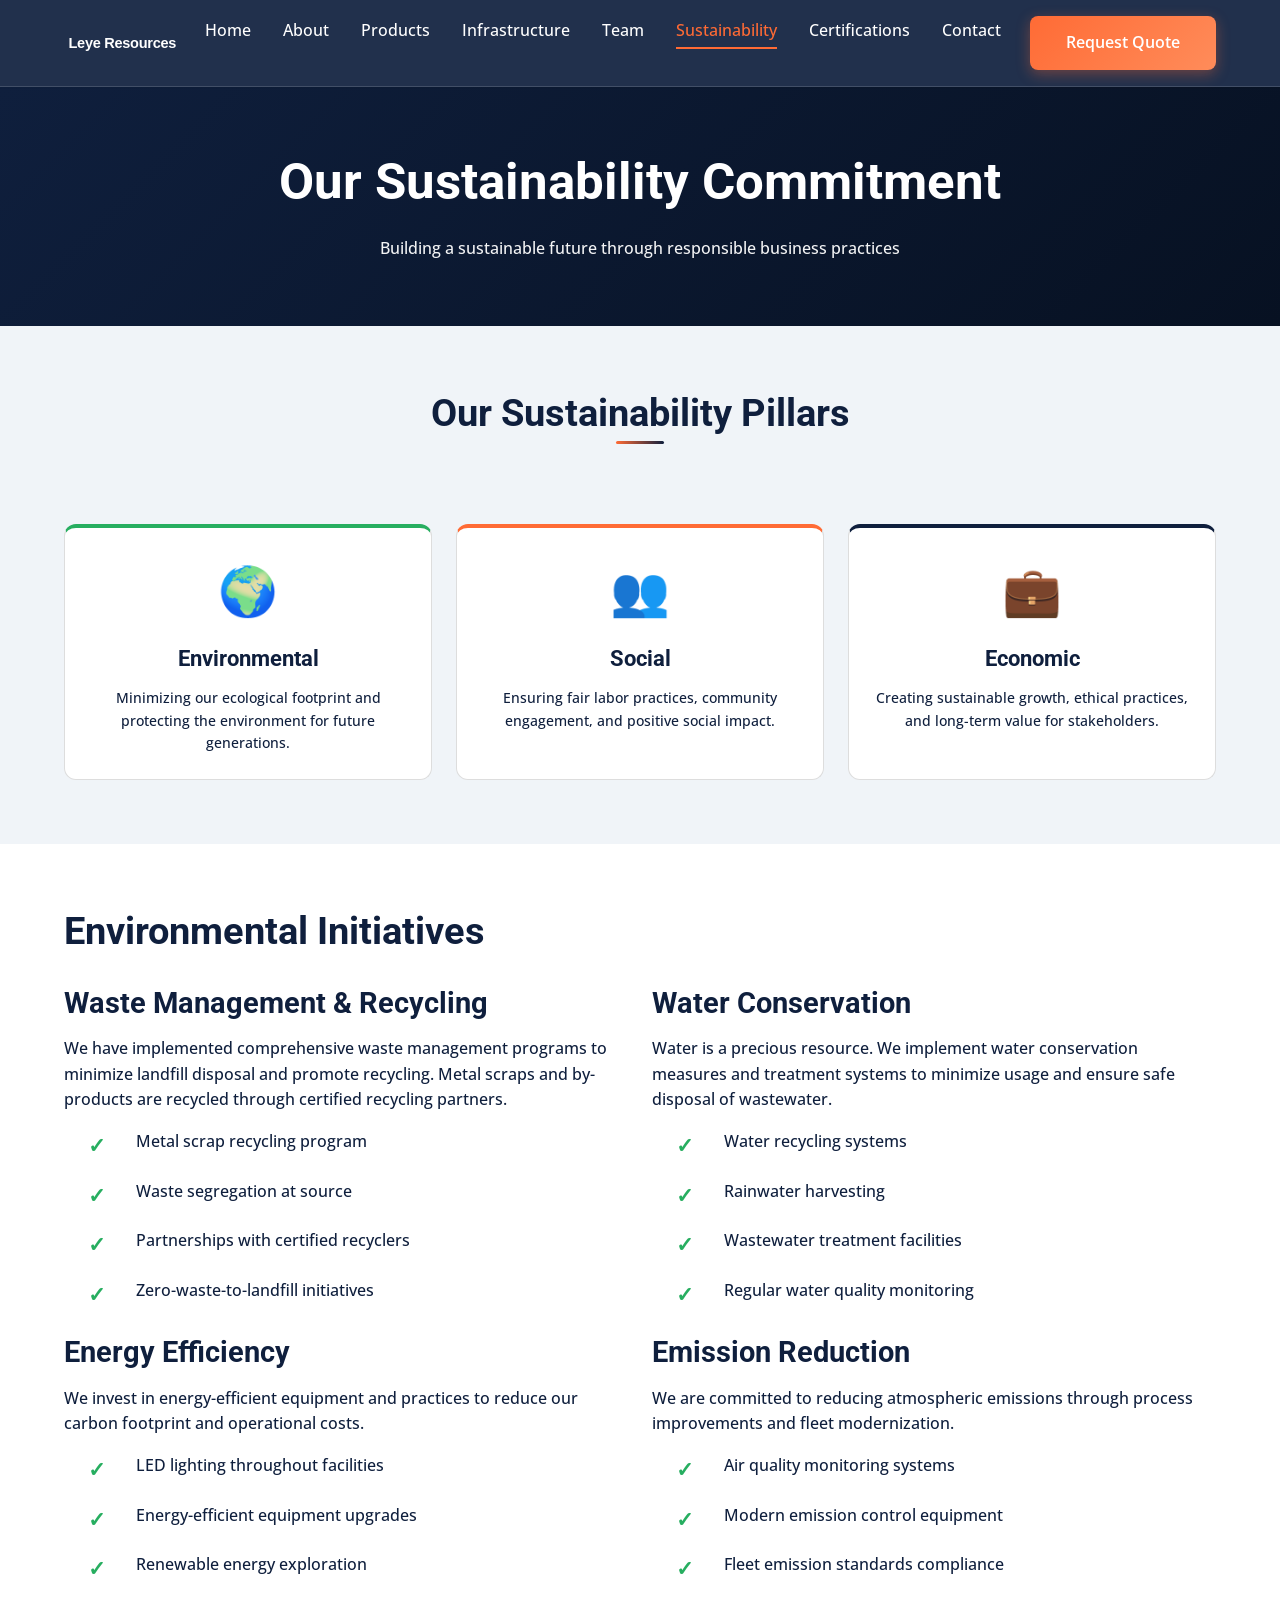
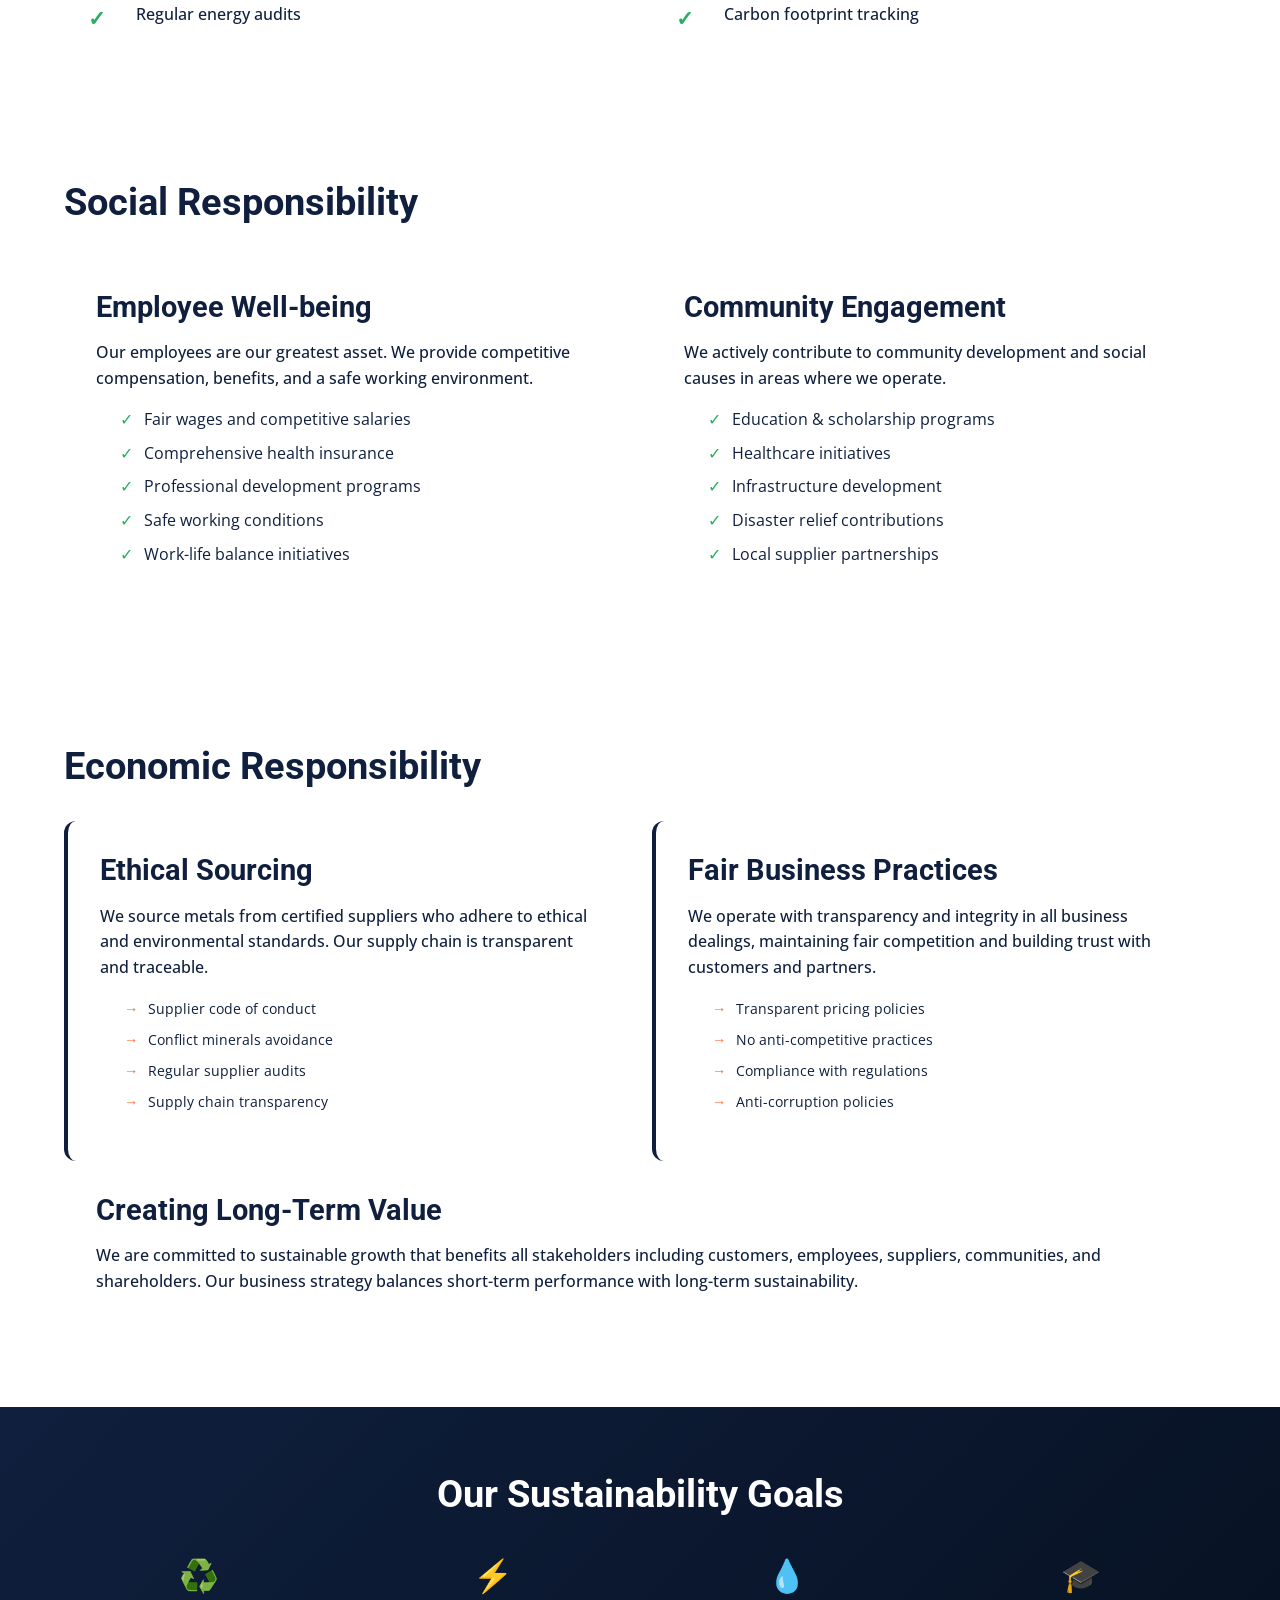
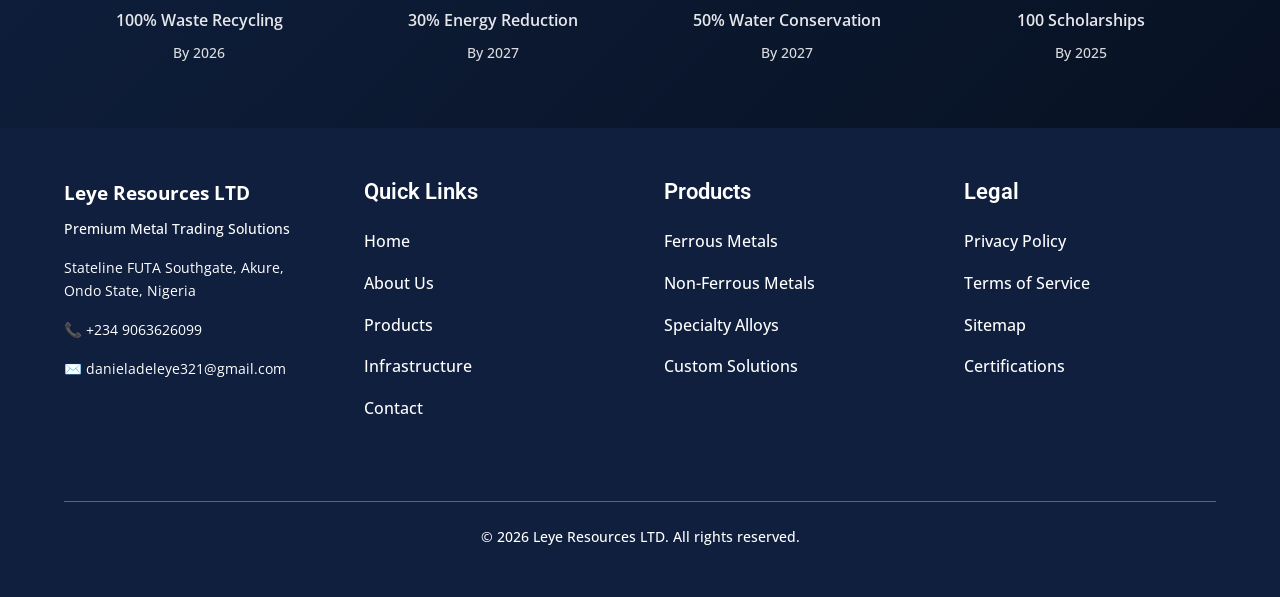
<file: sustainability.html>
<!DOCTYPE html>
<html lang="en">
<head>
  <meta charset="UTF-8">
  <meta name="viewport" content="width=device-width, initial-scale=1.0">
  <meta name="description" content="Sustainability at Leye Resources LTD – Our commitment to environmental protection, social responsibility, and sustainable business practices.">
  <meta name="keywords" content="sustainability, environmental responsibility, CSR, green business, ethical practices">
  <meta name="author" content="Leye Resources LTD Pvt. Ltd.">
  <meta property="og:title" content="Sustainability – Leye Resources LTD">
  <meta property="og:description" content="Leye Resources LTD is committed to sustainable business practices and environmental responsibility.">
  <meta property="og:url" content="https://leye-resources.com/sustainability.html">
  
  <link rel="canonical" href="https://leye-resources.com/sustainability.html">
  <link rel="icon" href="favicon.svg" type="image/svg+xml">
  <link href="https://fonts.googleapis.com/css2?family=Open+Sans:wght@400;500;600;700&family=Roboto:wght@400;500;700&display=swap" rel="stylesheet">
  <link rel="stylesheet" href="styles.css">
  
  <title>Sustainability – Leye Resources LTD</title>
</head>
<body>
  <!-- Navigation -->
  <nav>
    <div class="container flex-between">
      <div class="logo">
        <img src="logo.svg" alt="Leye Resources LTD" style="height: 28px; width: auto;">
      </div>
      
      <ul class="nav-menu">
        <li><a href="index.html">Home</a></li>
        <li><a href="about.html">About</a></li>
        <li><a href="products.html">Products</a></li>
        <li><a href="infrastructure.html">Infrastructure</a></li>
        <li><a href="team.html">Team</a></li>
        <li><a href="sustainability.html" class="active">Sustainability</a></li>
        <li><a href="certfications.html">Certifications</a></li>
        <li><a href="contacts.html">Contact</a></li>
      </ul>
      
      <div class="cta-button">
        <a href="contacts.html" class="btn btn-accent">Request Quote</a>
      </div>
      
      <button class="hamburger" aria-label="Toggle menu">☰</button>
    </div>
  </nav>
  
  <!-- Page Header -->
  <div class="page-header">
    <div class="container">
      <h1>Our Sustainability Commitment</h1>
      <p>Building a sustainable future through responsible business practices</p>
    </div>
  </div>
  
  <!-- Three Pillars -->
  <section style="background-color: #F0F4F8;">
    <div class="container">
      <div class="section-header">
        <h2>Our Sustainability Pillars</h2>
      </div>
      
      <div class="grid-3">
        <!-- Environmental -->
        <div class="card" style="border-top: 4px solid #27AE60;">
          <div style="font-size: 3rem; text-align: center; margin-bottom: 1rem;">🌍</div>
          <h3 class="card-title" style="text-align: center; color: #0F1F3D;">Environmental</h3>
          <p class="card-text" style="text-align: center; color: #0F1F3D;">Minimizing our ecological footprint and protecting the environment for future generations.</p>
        </div>
        
        <!-- Social -->
        <div class="card" style="border-top: 4px solid var(--color-accent);">
          <div style="font-size: 3rem; text-align: center; margin-bottom: 1rem;">👥</div>
          <h3 class="card-title" style="text-align: center; color: #0F1F3D;">Social</h3>
          <p class="card-text" style="text-align: center; color: #0F1F3D;">Ensuring fair labor practices, community engagement, and positive social impact.</p>
        </div>
        
        <!-- Economic -->
        <div class="card" style="border-top: 4px solid var(--color-primary);">
          <div style="font-size: 3rem; text-align: center; margin-bottom: 1rem;">💼</div>
          <h3 class="card-title" style="text-align: center; color: #0F1F3D;">Economic</h3>
          <p class="card-text" style="text-align: center; color: #0F1F3D;">Creating sustainable growth, ethical practices, and long-term value for stakeholders.</p>
        </div>
      </div>
    </div>
  </section>
  
  <!-- Environmental Initiatives -->
  <section style="background-color: #FFFFFF;">
    <div class="container">
      <h2 style="margin-bottom: 2rem;">Environmental Initiatives</h2>
      
      <div class="grid-2">
        <!-- Left Side -->
        <div>
          <h3 style="color: var(--color-primary); margin-bottom: 1rem;">Waste Management & Recycling</h3>
          <p style="color: #0F1F3D; margin-bottom: 1rem; font-weight: 500;">
            We have implemented comprehensive waste management programs to minimize landfill disposal and promote recycling. 
            Metal scraps and by-products are recycled through certified recycling partners.
          </p>
          <ul class="feature-list" style="margin-bottom: 2rem;">
            <li>Metal scrap recycling program</li>
            <li>Waste segregation at source</li>
            <li>Partnerships with certified recyclers</li>
            <li>Zero-waste-to-landfill initiatives</li>
          </ul>
          
          <h3 style="color: var(--color-primary); margin-bottom: 1rem;">Energy Efficiency</h3>
          <p style="color: #0F1F3D; margin-bottom: 1rem; font-weight: 500;">
            We invest in energy-efficient equipment and practices to reduce our carbon footprint and operational costs.
          </p>
          <ul class="feature-list">
            <li>LED lighting throughout facilities</li>
            <li>Energy-efficient equipment upgrades</li>
            <li>Renewable energy exploration</li>
            <li>Regular energy audits</li>
          </ul>
        </div>
        
        <!-- Right Side -->
        <div>
          <h3 style="color: var(--color-primary); margin-bottom: 1rem;">Water Conservation</h3>
          <p style="color: #0F1F3D; margin-bottom: 1rem; font-weight: 500;">
            Water is a precious resource. We implement water conservation measures and treatment systems to minimize usage 
            and ensure safe disposal of wastewater.
          </p>
          <ul class="feature-list" style="margin-bottom: 2rem;">
            <li>Water recycling systems</li>
            <li>Rainwater harvesting</li>
            <li>Wastewater treatment facilities</li>
            <li>Regular water quality monitoring</li>
          </ul>
          
          <h3 style="color: var(--color-primary); margin-bottom: 1rem;">Emission Reduction</h3>
          <p style="color: #0F1F3D; margin-bottom: 1rem; font-weight: 500;">
            We are committed to reducing atmospheric emissions through process improvements and fleet modernization.
          </p>
          <ul class="feature-list">
            <li>Air quality monitoring systems</li>
            <li>Modern emission control equipment</li>
            <li>Fleet emission standards compliance</li>
            <li>Carbon footprint tracking</li>
          </ul>
        </div>
      </div>
    </div>
  </section>
  
  <!-- Social Responsibility -->
  <section style="background-color: white;">
    <div class="container">
      <h2 style="margin-bottom: 2rem;">Social Responsibility</h2>
      
      <div class="grid-2">
        <!-- Employee Well-being -->
        <div style="background-color: #FFFFFF; padding: 2rem; border-radius: 12px;">
          <h3 style="color: var(--color-primary); margin-bottom: 1rem;">Employee Well-being</h3>
          <p style="color: #0F1F3D; margin-bottom: 1rem; font-weight: 500;">
            Our employees are our greatest asset. We provide competitive compensation, benefits, and a safe working environment.
          </p>
          <ul style="list-style: none;">
            <li style="margin-bottom: 0.5rem; padding-left: 1.5rem; position: relative; color: #0F1F3D;">
              <span style="position: absolute; left: 0; color: var(--color-success);">✓</span>
              Fair wages and competitive salaries
            </li>
            <li style="margin-bottom: 0.5rem; padding-left: 1.5rem; position: relative; color: #0F1F3D;">
              <span style="position: absolute; left: 0; color: var(--color-success);">✓</span>
              Comprehensive health insurance
            </li>
            <li style="margin-bottom: 0.5rem; padding-left: 1.5rem; position: relative; color: #0F1F3D;">
              <span style="position: absolute; left: 0; color: var(--color-success);">✓</span>
              Professional development programs
            </li>
            <li style="margin-bottom: 0.5rem; padding-left: 1.5rem; position: relative; color: #0F1F3D;">
              <span style="position: absolute; left: 0; color: var(--color-success);">✓</span>
              Safe working conditions
            </li>
            <li style="padding-left: 1.5rem; position: relative;">
              <span style="position: absolute; left: 0; color: var(--color-success);">✓</span>
              Work-life balance initiatives
            </li>
          </ul>
        </div>
        
        <!-- Community Engagement -->
        <div style="background-color: #FFFFFF; padding: 2rem; border-radius: 12px;">
          <h3 style="color: var(--color-primary); margin-bottom: 1rem;">Community Engagement</h3>
          <p style="color: #0F1F3D; margin-bottom: 1rem; font-weight: 500;">
            We actively contribute to community development and social causes in areas where we operate.
          </p>
          <ul style="list-style: none;">
            <li style="margin-bottom: 0.5rem; padding-left: 1.5rem; position: relative; color: #0F1F3D;">
              <span style="position: absolute; left: 0; color: var(--color-success);">✓</span>
              Education & scholarship programs
            </li>
            <li style="margin-bottom: 0.5rem; padding-left: 1.5rem; position: relative; color: #0F1F3D;">
              <span style="position: absolute; left: 0; color: var(--color-success);">✓</span>
              Healthcare initiatives
            </li>
            <li style="margin-bottom: 0.5rem; padding-left: 1.5rem; position: relative; color: #0F1F3D;">
              <span style="position: absolute; left: 0; color: var(--color-success);">✓</span>
              Infrastructure development
            </li>
            <li style="margin-bottom: 0.5rem; padding-left: 1.5rem; position: relative; color: #0F1F3D;">
              <span style="position: absolute; left: 0; color: var(--color-success);">✓</span>
              Disaster relief contributions
            </li>
            <li style="padding-left: 1.5rem; position: relative;">
              <span style="position: absolute; left: 0; color: var(--color-success);">✓</span>
              Local supplier partnerships
            </li>
          </ul>
        </div>
      </div>
    </div>
  </section>
  
  <!-- Economic Responsibility -->
  <section style="background-color: #FFFFFF;">
    <div class="container">
      <h2 style="margin-bottom: 2rem;">Economic Responsibility</h2>
      
      <div class="grid-2">
        <!-- Ethical Sourcing -->
        <div style="background-color: white; padding: 2rem; border-radius: 12px; border-left: 4px solid var(--color-primary);">
          <h3 style="color: var(--color-primary); margin-bottom: 1rem;">Ethical Sourcing</h3>
          <p style="color: #0F1F3D; margin-bottom: 1rem; font-weight: 500;">
            We source metals from certified suppliers who adhere to ethical and environmental standards. Our supply chain is 
            transparent and traceable.
          </p>
          <ul style="list-style: none; font-size: 0.9rem;">
            <li style="margin-bottom: 0.5rem; padding-left: 1.5rem; position: relative; color: #0F1F3D;">
              <span style="position: absolute; left: 0; color: var(--color-accent);">→</span>
              Supplier code of conduct
            </li>
            <li style="margin-bottom: 0.5rem; padding-left: 1.5rem; position: relative; color: #0F1F3D;">
              <span style="position: absolute; left: 0; color: var(--color-accent);">→</span>
              Conflict minerals avoidance
            </li>
            <li style="margin-bottom: 0.5rem; padding-left: 1.5rem; position: relative; color: #0F1F3D;">
              <span style="position: absolute; left: 0; color: var(--color-accent);">→</span>
              Regular supplier audits
            </li>
            <li style="padding-left: 1.5rem; position: relative;">
              <span style="position: absolute; left: 0; color: var(--color-accent);">→</span>
              Supply chain transparency
            </li>
          </ul>
        </div>
        
        <!-- Fair Business Practices -->
        <div style="background-color: white; padding: 2rem; border-radius: 12px; border-left: 4px solid var(--color-primary);">
          <h3 style="color: var(--color-primary); margin-bottom: 1rem;">Fair Business Practices</h3>
          <p style="color: #0F1F3D; margin-bottom: 1rem; font-weight: 500;">
            We operate with transparency and integrity in all business dealings, maintaining fair competition and building 
            trust with customers and partners.
          </p>
          <ul style="list-style: none; font-size: 0.9rem;">
            <li style="margin-bottom: 0.5rem; padding-left: 1.5rem; position: relative; color: #0F1F3D;">
              <span style="position: absolute; left: 0; color: var(--color-accent);">→</span>
              Transparent pricing policies
            </li>
            <li style="margin-bottom: 0.5rem; padding-left: 1.5rem; position: relative; color: #0F1F3D;">
              <span style="position: absolute; left: 0; color: var(--color-accent);">→</span>
              No anti-competitive practices
            </li>
            <li style="margin-bottom: 0.5rem; padding-left: 1.5rem; position: relative; color: #0F1F3D;">
              <span style="position: absolute; left: 0; color: var(--color-accent);">→</span>
              Compliance with regulations
            </li>
            <li style="padding-left: 1.5rem; position: relative;">
              <span style="position: absolute; left: 0; color: var(--color-accent);">→</span>
              Anti-corruption policies
            </li>
          </ul>
        </div>
      </div>
      
      <!-- Long-term Value -->
      <div style="background-color: white; padding: 2rem; border-radius: 12px;">
        <h3 style="color: var(--color-primary); margin-bottom: 1rem;">Creating Long-Term Value</h3>
        <p style="color: #0F1F3D; margin-bottom: 1rem; font-weight: 500;">
          We are committed to sustainable growth that benefits all stakeholders including customers, employees, suppliers, 
          communities, and shareholders. Our business strategy balances short-term performance with long-term sustainability.
        </p>
      </div>
    </div>
  </section>
  
  <!-- Sustainability Goals -->
  <section style="background: linear-gradient(135deg, var(--color-primary) 0%, var(--color-primary-dark) 100%); color: white;">
    <div class="container">
      <h2 style="color: white; text-align: center; margin-bottom: 2rem;">Our Sustainability Goals</h2>
      
      <div class="grid-4" style="text-align: center;">
        <div>
          <div style="font-size: 2rem; margin-bottom: 0.5rem;">♻️</div>
          <p style="font-weight: 600; margin-bottom: 0.5rem;">100% Waste Recycling</p>
          <p style="color: rgba(255, 255, 255, 0.85); font-size: 0.9rem; font-weight: 500;">By 2026</p>
        </div>
        
        <div>
          <div style="font-size: 2rem; margin-bottom: 0.5rem;">⚡</div>
          <p style="font-weight: 600; margin-bottom: 0.5rem;">30% Energy Reduction</p>
          <p style="color: rgba(255, 255, 255, 0.85); font-size: 0.9rem; font-weight: 500;">By 2027</p>
        </div>
        
        <div>
          <div style="font-size: 2rem; margin-bottom: 0.5rem;">💧</div>
          <p style="font-weight: 600; margin-bottom: 0.5rem;">50% Water Conservation</p>
          <p style="color: rgba(255, 255, 255, 0.85); font-size: 0.9rem; font-weight: 500;">By 2027</p>
        </div>
        
        <div>
          <div style="font-size: 2rem; margin-bottom: 0.5rem;">🎓</div>
          <p style="font-weight: 600; margin-bottom: 0.5rem;">100 Scholarships</p>
          <p style="color: rgba(255, 255, 255, 0.85); font-size: 0.9rem; font-weight: 500;">By 2025</p>
        </div>
      </div>
    </div>
  </section>
  
  <!-- Footer -->
  <footer>
    <div class="container">
      <div class="footer-grid">
        <div class="footer-column">
          <div style="font-weight: 700; font-size: 1.2rem; margin-bottom: 0.5rem; color: #FFFFFF;">Leye Resources LTD</div>
          <p style="color: #FFFFFF; font-size: 0.9rem; margin-bottom: 1rem; font-weight: 500;">Premium Metal Trading Solutions</p>
          <p style="color: #FFFFFF; font-size: 0.9rem;">Stateline FUTA Southgate, Akure, Ondo State, Nigeria</p>
          <p style="color: #FFFFFF; font-size: 0.9rem; margin-top: 0.5rem;">📞 +234 9063626099</p>
          <p style="color: #FFFFFF; font-size: 0.9rem;">✉️ danieladeleye321@gmail.com</p>
        </div>
        
        <div class="footer-column">
          <h3 style="color: #FFFFFF;">Quick Links</h3>
          <ul style="list-style: none;">
            <li><a href="index.html">Home</a></li>
            <li><a href="about.html">About Us</a></li>
            <li><a href="products.html">Products</a></li>
            <li><a href="infrastructure.html">Infrastructure</a></li>
            <li><a href="contacts.html">Contact</a></li>
          </ul>
        </div>
        
        <div class="footer-column">
          <h3 style="color: #FFFFFF;">Products</h3>
          <ul style="list-style: none;">
            <li><a href="products.html?category=ferrous">Ferrous Metals</a></li>
            <li><a href="products.html?category=non-ferrous">Non-Ferrous Metals</a></li>
            <li><a href="products.html?category=alloys">Specialty Alloys</a></li>
            <li><a href="contacts.html">Custom Solutions</a></li>
          </ul>
        </div>
        
        <div class="footer-column">
          <h3 style="color: #FFFFFF;">Legal</h3>
          <ul style="list-style: none;">
            <li><a href="#">Privacy Policy</a></li>
            <li><a href="#">Terms of Service</a></li>
            <li><a href="#">Sitemap</a></li>
            <li><a href="certfications.html">Certifications</a></li>
          </ul>
        </div>
      </div>
      
      <div class="footer-bottom">
        <p style="color: #FFFFFF;">© 2026 Leye Resources LTD. All rights reserved.</p>
      </div>
    </div>
  </footer>
  
  <script src="main.js"></script>
</body>
</html>
</file>
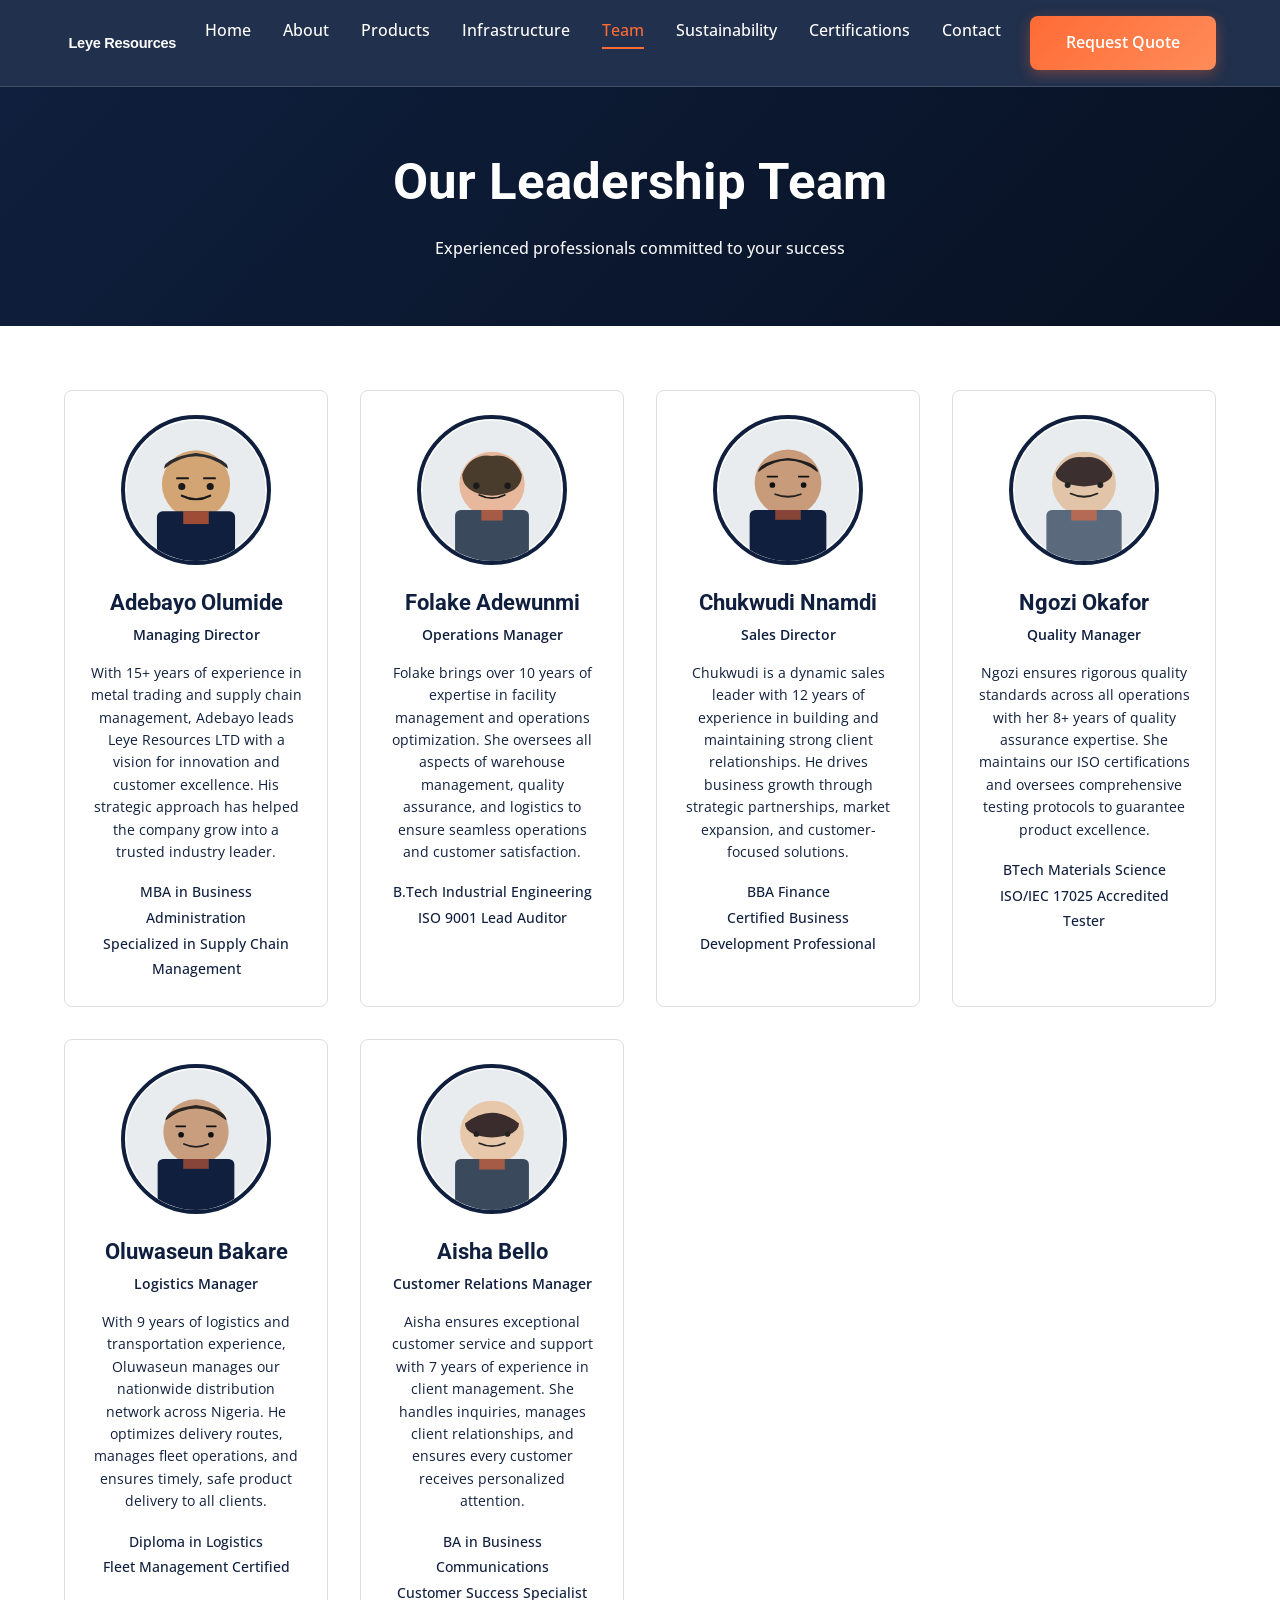
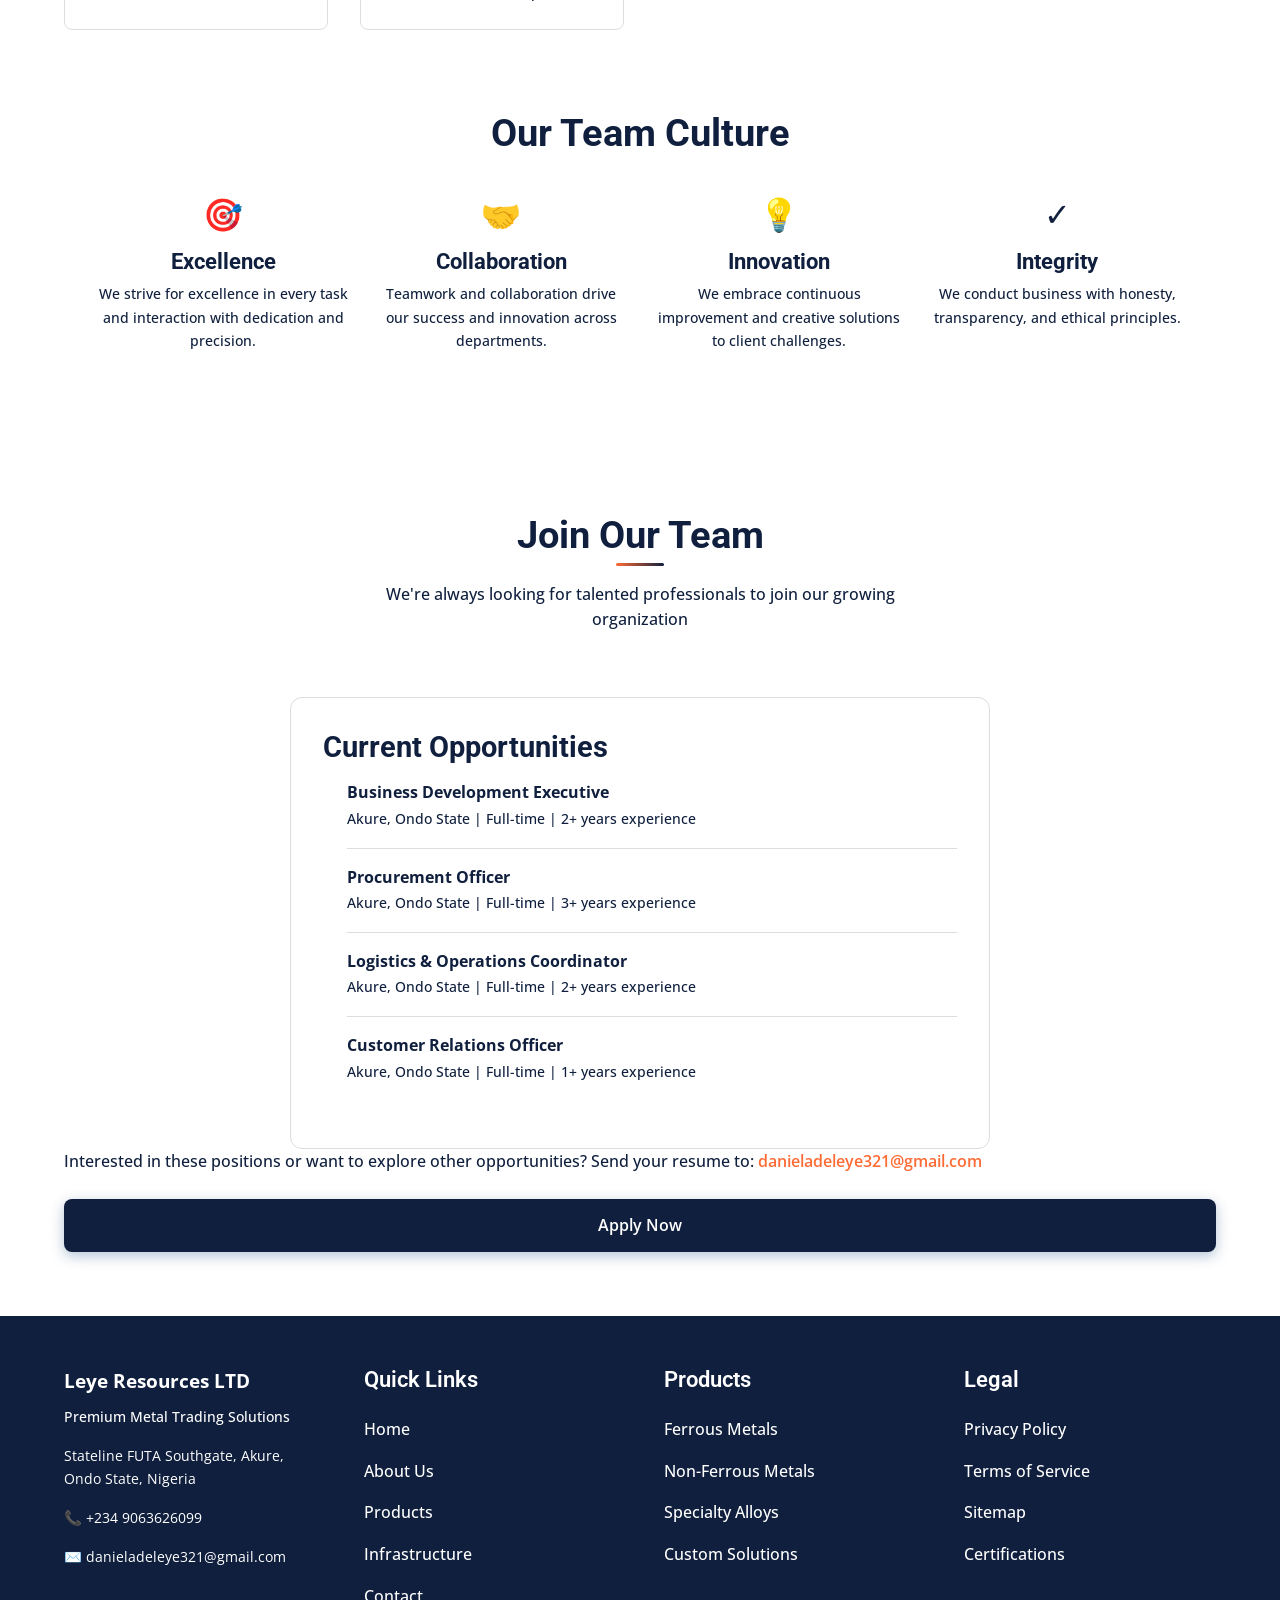
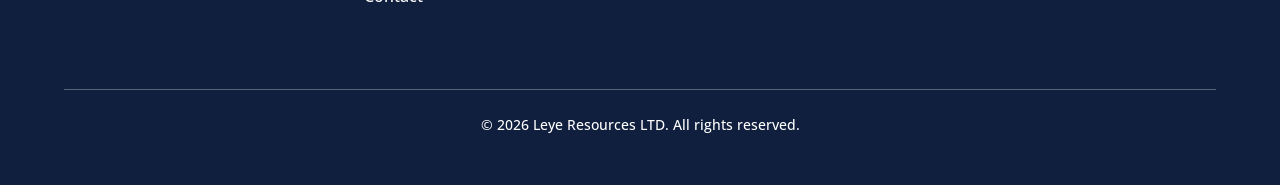
<file: team.html>
<!DOCTYPE html>
<html lang="en">
<head>
  <meta charset="UTF-8">
  <meta name="viewport" content="width=device-width, initial-scale=1.0">
  <meta name="description" content="Team at Leye Resources LTD – Meet our experienced professionals dedicated to excellence in metal trading.">
  <meta name="keywords" content="leye resources team, leadership, management, professionals, metal trading">
  <meta name="author" content="Leye Resources LTD Pvt. Ltd.">
  <meta property="og:title" content="Our Team – Leye Resources LTD">
  <meta property="og:description" content="Meet the dedicated team at Leye Resources LTD committed to delivering quality metal trading solutions.">
  <meta property="og:url" content="https://leye-resources.com/team.html">
  
  <link rel="canonical" href="https://leye-resources.com/team.html">
  <link rel="icon" href="favicon.svg" type="image/svg+xml">
  <link href="https://fonts.googleapis.com/css2?family=Open+Sans:wght@400;500;600;700&family=Roboto:wght@400;500;700&display=swap" rel="stylesheet">
  <link rel="stylesheet" href="styles.css">
  
  <title>Our Team – Leye Resources LTD</title>
</head>
<body>
  <!-- Navigation -->
  <nav>
    <div class="container flex-between">
      <div class="logo">
        <img src="logo.svg" alt="Leye Resources LTD" style="height: 28px; width: auto;">
      </div>
      
      <ul class="nav-menu">
        <li><a href="index.html">Home</a></li>
        <li><a href="about.html">About</a></li>
        <li><a href="products.html">Products</a></li>
        <li><a href="infrastructure.html">Infrastructure</a></li>
        <li><a href="team.html" class="active">Team</a></li>
        <li><a href="sustainability.html">Sustainability</a></li>
        <li><a href="certfications.html">Certifications</a></li>
        <li><a href="contacts.html">Contact</a></li>
      </ul>
      
      <div class="cta-button">
        <a href="contacts.html" class="btn btn-accent">Request Quote</a>
      </div>
      
      <button class="hamburger" aria-label="Toggle menu">☰</button>
    </div>
  </nav>
  
  <!-- Page Header -->
  <div class="page-header">
    <div class="container">
      <h1>Our Leadership Team</h1>
      <p>Experienced professionals committed to your success</p>
    </div>
  </div>
  
  <!-- Team Members -->
  <section style="background-color: white;">
    <div class="container">
      <div class="team-grid" style="margin-bottom: 3rem;">
        <!-- Member 1 -->
        <div class="team-card">
          <img src="team-1.svg" alt="Adebayo Olumide, Managing Director at Leye Resources LTD" class="team-photo">
          <h3 class="team-name">Adebayo Olumide</h3>
          <p class="team-title">Managing Director</p>
          <p class="team-bio">
            With 15+ years of experience in metal trading and supply chain management, Adebayo leads Leye Resources LTD with a vision 
            for innovation and customer excellence. His strategic approach has helped the company grow into a trusted industry leader.
          </p>
          <div style="margin-top: 1rem; text-align: center;">
            <small style="color: #0F1F3D; font-weight: 500;">MBA in Business Administration<br>Specialized in Supply Chain Management</small>
          </div>
        </div>
        
        <!-- Member 2 -->
        <div class="team-card">
          <img src="team-2.svg" alt="Folake Adewunmi, Operations Manager at Leye Resources LTD" class="team-photo">
          <h3 class="team-name">Folake Adewunmi</h3>
          <p class="team-title">Operations Manager</p>
          <p class="team-bio">
            Folake brings over 10 years of expertise in facility management and operations optimization. She oversees all aspects 
            of warehouse management, quality assurance, and logistics to ensure seamless operations and customer satisfaction.
          </p>
          <div style="margin-top: 1rem; text-align: center;">
            <small style="color: #0F1F3D; font-weight: 500;">B.Tech Industrial Engineering<br>ISO 9001 Lead Auditor</small>
          </div>
        </div>
        
        <!-- Member 3 -->
        <div class="team-card">
          <img src="team-3.svg" alt="Chukwudi Nnamdi, Sales Director at Leye Resources LTD" class="team-photo">
          <h3 class="team-name">Chukwudi Nnamdi</h3>
          <p class="team-title">Sales Director</p>
          <p class="team-bio">
            Chukwudi is a dynamic sales leader with 12 years of experience in building and maintaining strong client relationships. 
            He drives business growth through strategic partnerships, market expansion, and customer-focused solutions.
          </p>
          <div style="margin-top: 1rem; text-align: center;">
            <small style="color: #0F1F3D; font-weight: 500;">BBA Finance<br>Certified Business Development Professional</small>
          </div>
        </div>
        
        <!-- Member 4 -->
        <div class="team-card">
          <img src="team-4.svg" alt="Ngozi Okafor, Quality Manager at Leye Resources LTD" class="team-photo">
          <h3 class="team-name">Ngozi Okafor</h3>
          <p class="team-title">Quality Manager</p>
          <p class="team-bio">
            Ngozi ensures rigorous quality standards across all operations with her 8+ years of quality assurance expertise. 
            She maintains our ISO certifications and oversees comprehensive testing protocols to guarantee product excellence.
          </p>
          <div style="margin-top: 1rem; text-align: center;">
            <small style="color: #0F1F3D; font-weight: 500;">BTech Materials Science<br>ISO/IEC 17025 Accredited Tester</small>
          </div>
        </div>
        
        <!-- Member 5 -->
        <div class="team-card">
          <img src="team-5.svg" alt="Oluwaseun Bakare, Logistics Manager at Leye Resources LTD" class="team-photo">
          <h3 class="team-name">Oluwaseun Bakare</h3>
          <p class="team-title">Logistics Manager</p>
          <p class="team-bio">
            With 9 years of logistics and transportation experience, Oluwaseun manages our nationwide distribution network across Nigeria. 
            He optimizes delivery routes, manages fleet operations, and ensures timely, safe product delivery to all clients.
          </p>
          <div style="margin-top: 1rem; text-align: center;">
            <small style="color: #0F1F3D; font-weight: 500;">Diploma in Logistics<br>Fleet Management Certified</small>
          </div>
        </div>
        
        <!-- Member 6 -->
        <div class="team-card">
          <img src="team-6.svg" alt="Aisha Bello, Customer Relations Manager at Leye Resources LTD" class="team-photo">
          <h3 class="team-name">Aisha Bello</h3>
          <p class="team-title">Customer Relations Manager</p>
          <p class="team-bio">
            Aisha ensures exceptional customer service and support with 7 years of experience in client management. 
            She handles inquiries, manages client relationships, and ensures every customer receives personalized attention.
          </p>
          <div style="margin-top: 1rem; text-align: center;">
            <small style="color: #0F1F3D; font-weight: 500;">BA in Business Communications<br>Customer Success Specialist</small>
          </div>
        </div>
      </div>
      
      <!-- Core Values Section -->
      <div style="background-color: #FFFFFF; padding: 2rem; border-radius: 12px; margin-top: 3rem;">
        <h2 style="text-align: center; margin-bottom: 2rem;">Our Team Culture</h2>
        
        <div class="grid-4">
          <div style="text-align: center;">
            <div style="font-size: 2rem; margin-bottom: 0.5rem;">🎯</div>
            <h4 style="color: var(--color-primary); margin-bottom: 0.5rem;">Excellence</h4>
            <p style="color: #0F1F3D; font-size: 0.9rem; font-weight: 500;">We strive for excellence in every task and interaction with dedication and precision.</p>
          </div>
          
          <div style="text-align: center;">
            <div style="font-size: 2rem; margin-bottom: 0.5rem;">🤝</div>
            <h4 style="color: var(--color-primary); margin-bottom: 0.5rem;">Collaboration</h4>
            <p style="color: #0F1F3D; font-size: 0.9rem; font-weight: 500;">Teamwork and collaboration drive our success and innovation across departments.</p>
          </div>
          
          <div style="text-align: center;">
            <div style="font-size: 2rem; margin-bottom: 0.5rem;">💡</div>
            <h4 style="color: var(--color-primary); margin-bottom: 0.5rem;">Innovation</h4>
            <p style="color: #0F1F3D; font-size: 0.9rem; font-weight: 500;">We embrace continuous improvement and creative solutions to client challenges.</p>
          </div>
          
          <div style="text-align: center;">
            <div style="font-size: 2rem; margin-bottom: 0.5rem;">✓</div>
            <h4 style="color: var(--color-primary); margin-bottom: 0.5rem;">Integrity</h4>
            <p style="color: #0F1F3D; font-size: 0.9rem; font-weight: 500;">We conduct business with honesty, transparency, and ethical principles.</p>
          </div>
        </div>
      </div>
    </div>
  </section>
  
  <!-- Career Opportunities -->
  <section style="background-color: #FFFFFF;">
    <div class="container">
      <div class="section-header">
        <h2>Join Our Team</h2>
        <p>We're always looking for talented professionals to join our growing organization</p>
      </div>
      
      <div style="max-width: 700px; margin: 0 auto; background-color: white; padding: 2rem; border-radius: 12px; border: 1px solid var(--color-border);">
  <h3 style="color: var(--color-primary); margin-bottom: 1rem;">Current Opportunities</h3>
  <ul style="list-style: none; margin-bottom: 2rem;">
    <li style="margin-bottom: 1rem; padding-bottom: 1rem; border-bottom: 1px solid var(--color-border);">
      <strong style="color: var(--color-primary);">Business Development Executive</strong><br>
      <small style="color: #0F1F3D; font-weight: 500;">Akure, Ondo State | Full-time | 2+ years experience</small>
    </li>
    <li style="margin-bottom: 1rem; padding-bottom: 1rem; border-bottom: 1px solid var(--color-border);">
      <strong style="color: var(--color-primary);">Procurement Officer</strong><br>
      <small style="color: #0F1F3D; font-weight: 500;">Akure, Ondo State | Full-time | 3+ years experience</small>
    </li>
    <li style="margin-bottom: 1rem; padding-bottom: 1rem; border-bottom: 1px solid var(--color-border);">
      <strong style="color: var(--color-primary);">Logistics & Operations Coordinator</strong><br>
      <small style="color: #0F1F3D; font-weight: 500;">Akure, Ondo State | Full-time | 2+ years experience</small>
    </li>
    <li>
      <strong style="color: var(--color-primary);">Customer Relations Officer</strong><br>
      <small style="color: #0F1F3D; font-weight: 500;">Akure, Ondo State | Full-time | 1+ years experience</small>
    </li>
  </ul>
</div>
        
        <p style="color: #0F1F3D; margin-bottom: 1.5rem; font-weight: 500;">
          Interested in these positions or want to explore other opportunities? Send your resume to: <a href="mailto:danieladeleye321@gmail.com" style="color: var(--color-accent); font-weight: 600;">danieladeleye321@gmail.com</a>
        </p>
        
        <a href="mailto:danieladeleye321@gmail.com" class="btn btn-primary btn-block">Apply Now</a>
      </div>
    </div>
  </section>
  
  <!-- Footer -->
  <footer>
    <div class="container">
      <div class="footer-grid">
        <div class="footer-column">
          <div style="font-weight: 700; font-size: 1.2rem; margin-bottom: 0.5rem; color: #FFFFFF;">Leye Resources LTD</div>
          <p style="color: #FFFFFF; font-size: 0.9rem; margin-bottom: 1rem; font-weight: 500;">Premium Metal Trading Solutions</p>
          <p style="color: #FFFFFF; font-size: 0.9rem;">Stateline FUTA Southgate, Akure, Ondo State, Nigeria</p>
          <p style="color: #FFFFFF; font-size: 0.9rem; margin-top: 0.5rem;">📞 +234 9063626099</p>
          <p style="color: #FFFFFF; font-size: 0.9rem;">✉️ danieladeleye321@gmail.com</p>
        </div>
        
        <div class="footer-column">
          <h3 style="color: #FFFFFF;">Quick Links</h3>
          <ul style="list-style: none;">
            <li><a href="index.html">Home</a></li>
            <li><a href="about.html">About Us</a></li>
            <li><a href="products.html">Products</a></li>
            <li><a href="infrastructure.html">Infrastructure</a></li>
            <li><a href="contacts.html">Contact</a></li>
          </ul>
        </div>
        
        <div class="footer-column">
          <h3 style="color: #FFFFFF;">Products</h3>
          <ul style="list-style: none;">
            <li><a href="products.html?category=ferrous">Ferrous Metals</a></li>
            <li><a href="products.html?category=non-ferrous">Non-Ferrous Metals</a></li>
            <li><a href="products.html?category=alloys">Specialty Alloys</a></li>
            <li><a href="contacts.html">Custom Solutions</a></li>
          </ul>
        </div>
        
        <div class="footer-column">
          <h3 style="color: #FFFFFF;">Legal</h3>
          <ul style="list-style: none;">
            <li><a href="#">Privacy Policy</a></li>
            <li><a href="#">Terms of Service</a></li>
            <li><a href="#">Sitemap</a></li>
            <li><a href="certfications.html">Certifications</a></li>
          </ul>
        </div>
      </div>
      
      <div class="footer-bottom">
        <p style="color: #FFFFFF;">© 2026 Leye Resources LTD. All rights reserved.</p>
      </div>
    </div>
  </footer>
  
  <script src="main.js"></script>
</body>
</html>
</file>
<file: styles.css>
/* Leye Resources LTD – Main Stylesheet */
/* Import all CSS modules in order */

@import url('variables.css');
@import url('base.css');
@import url('layout.css');
@import url('component.css');
@import url('responsive.css');

/* Additional Global Styles */

/* Footer */
footer {
  background-color: #0F1F3D;
  color: white;
  padding: var(--space-xxl) var(--space-lg);
  border-top: 2px solid var(--color-primary);
  margin-top: auto;
}

footer .container {
  max-width: var(--max-width);
  margin: 0 auto;
}

.footer-grid {
  display: grid;
  grid-template-columns: repeat(4, 1fr);
  gap: var(--space-xxl);
  margin-bottom: var(--space-xxxl);
}

.footer-column h3 {
  color: #FFFFFF !important;
  margin-bottom: var(--space-lg);
  font-size: var(--size-h4);
  font-weight: 600;
}

.footer-column ul {
  list-style: none;
  margin: 0;
}

.footer-column li {
  margin-bottom: var(--space-md);
}

.footer-column a {
  color: #FFFFFF !important; /* Force white for visibility on dark footer - no blue/navy */
  text-decoration: none;
  transition: var(--transition-fast);
  font-weight: 500;
}

.footer-column a:hover {
  color: #FF6B35 !important; /* Orange accent on hover for footer links */
  text-decoration: underline;
}

.footer-bottom {
  border-top: 1px solid rgba(255, 255, 255, 0.3);
  padding-top: var(--space-lg);
  text-align: center;
  color: #FFFFFF; /* Pure white for maximum visibility */
  font-size: var(--size-small);
  font-weight: 500;
}

/* Contact Section Spacing */
.contact-section {
  display: grid;
  grid-template-columns: 1fr 1fr;
  gap: var(--space-xxxl);
}

.contact-form {
  background-color: white;
}

.contact-info {
  display: flex;
  flex-direction: column;
  gap: var(--space-xxl);
}

.contact-info h3 {
  color: var(--color-primary);
  margin-bottom: var(--space-md);
}

.contact-info p {
  color: #0F1F3D;
  margin: 0;
  font-weight: 500;
}

.contact-info a {
  color: var(--color-accent);
  font-weight: 500;
}

.contact-info a:hover {
  color: var(--color-primary);
}

/* Page Header Styles */
.page-header {
  background: linear-gradient(135deg, var(--color-primary) 0%, var(--color-primary-dark) 100%);
  color: white;
  padding: var(--space-xxxl) var(--space-lg);
  text-align: center;
}

.page-header h1 {
  color: white;
  margin-bottom: var(--space-lg);
}

.page-header p {
  color: rgba(255, 255, 255, 0.95); /* Enhanced from 0.9 to 0.95 for better contrast */
  font-size: var(--size-body);
  font-weight: 500; /* Added weight */
}

/* Two-Column Content */
.content-two-col {
  display: grid;
  grid-template-columns: 1fr 1fr;
  gap: var(--space-xxxl);
  align-items: center;
}

.content-two-col.reverse {
  grid-template-columns: 1fr 1fr;
}

.content-two-col.reverse img {
  order: -1;
}

.content-image {
  width: 100%;
  height: auto;
  border-radius: var(--radius-lg);
}

/* List Styles */
.feature-list {
  list-style: none;
}

.feature-list li {
  margin-bottom: var(--space-lg);
  padding-left: var(--space-xxl);
  position: relative;
  color: #0F1F3D;
  font-weight: 500;
  transition: transform 0.2s ease, padding-left 0.2s ease;
}

.feature-list li:hover {
  transform: translateX(4px);
  padding-left: calc(var(--space-xxl) + 4px);
}

.feature-list li::before {
  content: '✓';
  position: absolute;
  left: 0;
  top: 0;
  color: var(--color-success);
  font-weight: bold;
  font-size: 1.3rem;
  transition: transform 0.2s ease;
}

.feature-list li:hover::before {
  transform: scale(1.1);
}

.feature-list li::before {
  content: '✓';
  position: absolute;
  left: 0;
  top: 0;
  color: var(--color-success);
  font-weight: bold;
  font-size: 1.3rem;
}

/* Link Styles */
.link-arrow {
  display: inline-flex;
  align-items: center;
  gap: var(--space-sm);
  color: #0F1F3D;
  font-weight: 600;
  text-decoration: none;
}

.link-arrow::after {
  content: '→';
  transition: var(--transition-fast);
}

.link-arrow:hover {
  color: var(--color-accent);
}

.link-arrow:hover::after {
  transform: translateX(4px);
}

/* Modern Vertical Process Timeline - Clean, premium, and professional */
.process-timeline {
  position: relative;
  padding-left: 80px;
}

.process-timeline::before {
  content: '';
  position: absolute;
  left: 31px;
  top: 20px;
  bottom: 20px;
  width: 4px;
  background: linear-gradient(to bottom, var(--color-accent), var(--color-primary));
  border-radius: 4px;
}

.process-step {
  position: relative;
  margin-bottom: var(--space-xxl);
  display: flex;
  gap: var(--space-lg);
  align-items: flex-start;
}

.process-marker {
  position: absolute;
  left: -64px;
  width: 64px;
  height: 64px;
  background: linear-gradient(135deg, var(--color-accent), #E55A24);
  border-radius: 50%;
  display: flex;
  align-items: center;
  justify-content: center;
  color: white;
  font-size: 1.35rem;
  font-weight: 700;
  box-shadow: 0 10px 15px -3px rgba(255, 107, 53, 0.35);
  flex-shrink: 0;
  transition: transform 0.3s ease, box-shadow 0.3s ease;
  z-index: 2;
}

.process-step:hover .process-marker {
  transform: scale(1.08);
  box-shadow: 0 15px 20px -4px rgba(255, 107, 53, 0.4);
}

.process-content {
  background: white;
  padding: var(--space-lg);
  border-radius: var(--radius-lg);
  box-shadow: var(--shadow-sm);
  border: 1px solid var(--color-border);
  flex: 1;
  transition: all 0.3s ease;
}

.process-step:hover .process-content {
  box-shadow: var(--shadow-md);
  border-color: var(--color-accent);
  transform: translateX(4px);
}

.process-content h4 {
  margin-bottom: var(--space-sm);
  color: var(--color-primary);
  font-size: 1.1rem;
}

.process-content p {
  font-size: 0.95rem;
  color: #0F1F3D;
  margin: 0;
  line-height: 1.65;
  font-weight: 500;
}

/* Responsive */
@media (max-width: 768px) {
  .process-timeline {
    padding-left: 52px;
  }
  
  .process-timeline::before {
    left: 25px;
  }
  
  .process-marker {
    left: -52px;
    width: 52px;
    height: 52px;
    font-size: 1.1rem;
  }
}

/* Map Container */
.map-container {
  position: relative;
  width: 100%;
  height: 400px;
  border-radius: var(--radius-md);
  overflow: hidden;
  border: 1px solid var(--color-border);
  margin-top: var(--space-xxl);
}

.map-container iframe {
  width: 100%;
  height: 100%;
  border: none;
}

/* Certification Cards */
.certification-grid {
  display: grid;
  grid-template-columns: repeat(auto-fill, minmax(200px, 1fr));
  gap: var(--space-xl);
}

.certification-card {
  text-align: center;
  padding: var(--space-xl);
  background-color: var(--color-bg-light);
  border-radius: var(--radius-md);
  border: 1px solid var(--color-border);
}

.certification-logo {
  width: 100px;
  height: 100px;
  margin: 0 auto var(--space-lg);
  display: flex;
  align-items: center;
  justify-content: center;
  background-color: white;
  border-radius: var(--radius-md);
  font-size: 2rem;
  color: var(--color-primary);
}

.certification-name {
  font-weight: 600;
  margin-bottom: var(--space-md);
}

.certification-desc {
  font-size: var(--size-small);
  color: #0F1F3D; /* Strong readability */
  font-weight: 500; /* Added weight */
}

/* Modal/Dialog Styles */
.modal {
  display: none;
  position: fixed;
  z-index: 100;
  left: 0;
  top: 0;
  width: 100%;
  height: 100%;
  background-color: rgba(0, 0, 0, 0.5);
  animation: fadeIn 300ms ease;
}

.modal.active {
  display: flex;
  align-items: center;
  justify-content: center;
}

.modal-content {
  background-color: white;
  padding: var(--space-xl);
  border-radius: var(--radius-lg);
  max-width: 600px;
  width: 90%;
  animation: slideUp 300ms ease;
}

.modal-header {
  display: flex;
  justify-content: space-between;
  align-items: center;
  margin-bottom: var(--space-lg);
}

.modal-close {
  background: none;
  border: none;
  font-size: 1.5rem;
  cursor: pointer;
  color: #0F1F3D; /* Strong readability */
  font-weight: 600; /* Added weight for better visibility */
}

.modal-close:hover {
  color: #0F1F3D;
}

@keyframes fadeIn {
  from { opacity: 0; }
  to { opacity: 1; }
}

@keyframes slideUp {
  from {
    transform: translateY(30px);
    opacity: 0;
  }
  to {
    transform: translateY(0);
    opacity: 1;
  }
}

/* Breadcrumb Navigation */
.breadcrumb {
  list-style: none;
  display: flex;
  gap: var(--space-sm);
  margin-bottom: var(--space-xl);
  font-size: var(--size-small);
}

.breadcrumb li::after {
  content: '/';
  margin-left: var(--space-sm);
  color: #0F1F3D; /* Strong readability */
  font-weight: 500; /* Added weight */
}

.breadcrumb li:last-child::after {
  content: '';
}

.breadcrumb a {
  color: var(--color-accent);
  font-weight: 600; /* Added weight for better visibility */
}

.breadcrumb a:hover {
  color: var(--color-primary);
}

/* Loading State */
.loading {
  display: inline-block;
  width: 20px;
  height: 20px;
  border: 3px solid var(--color-bg-light);
  border-top: 3px solid var(--color-accent);
  border-radius: 50%;
  animation: spin 1s linear infinite;
}

/* Success/Error Messages */
.message {
  padding: var(--space-lg);
  border-radius: var(--radius-md);
  margin-bottom: var(--space-lg);
  display: flex;
  align-items: center;
  gap: var(--space-md);
}

.message.success {
  background-color: rgba(39, 174, 96, 0.15); /* Slightly darker bg for better contrast */
  border-left: 4px solid var(--color-success);
  color: #1E8449; /* Darkened success color for better contrast (4.6:1 on light bg) */
  font-weight: 500; /* Added weight */
}

.message.error {
  background-color: rgba(231, 76, 60, 0.15); /* Slightly darker bg */
  border-left: 4px solid var(--color-error);
  color: #C0392B; /* Darkened error color for better contrast (4.7:1 on light bg) */
  font-weight: 500; /* Added weight */
}

.message.info {
  background-color: rgba(52, 152, 219, 0.15); /* Slightly darker bg */
  border-left: 4px solid #3498db;
  color: #2471A3; /* Darkened info color for better contrast */
  font-weight: 500; /* Added weight */
}
</file>
